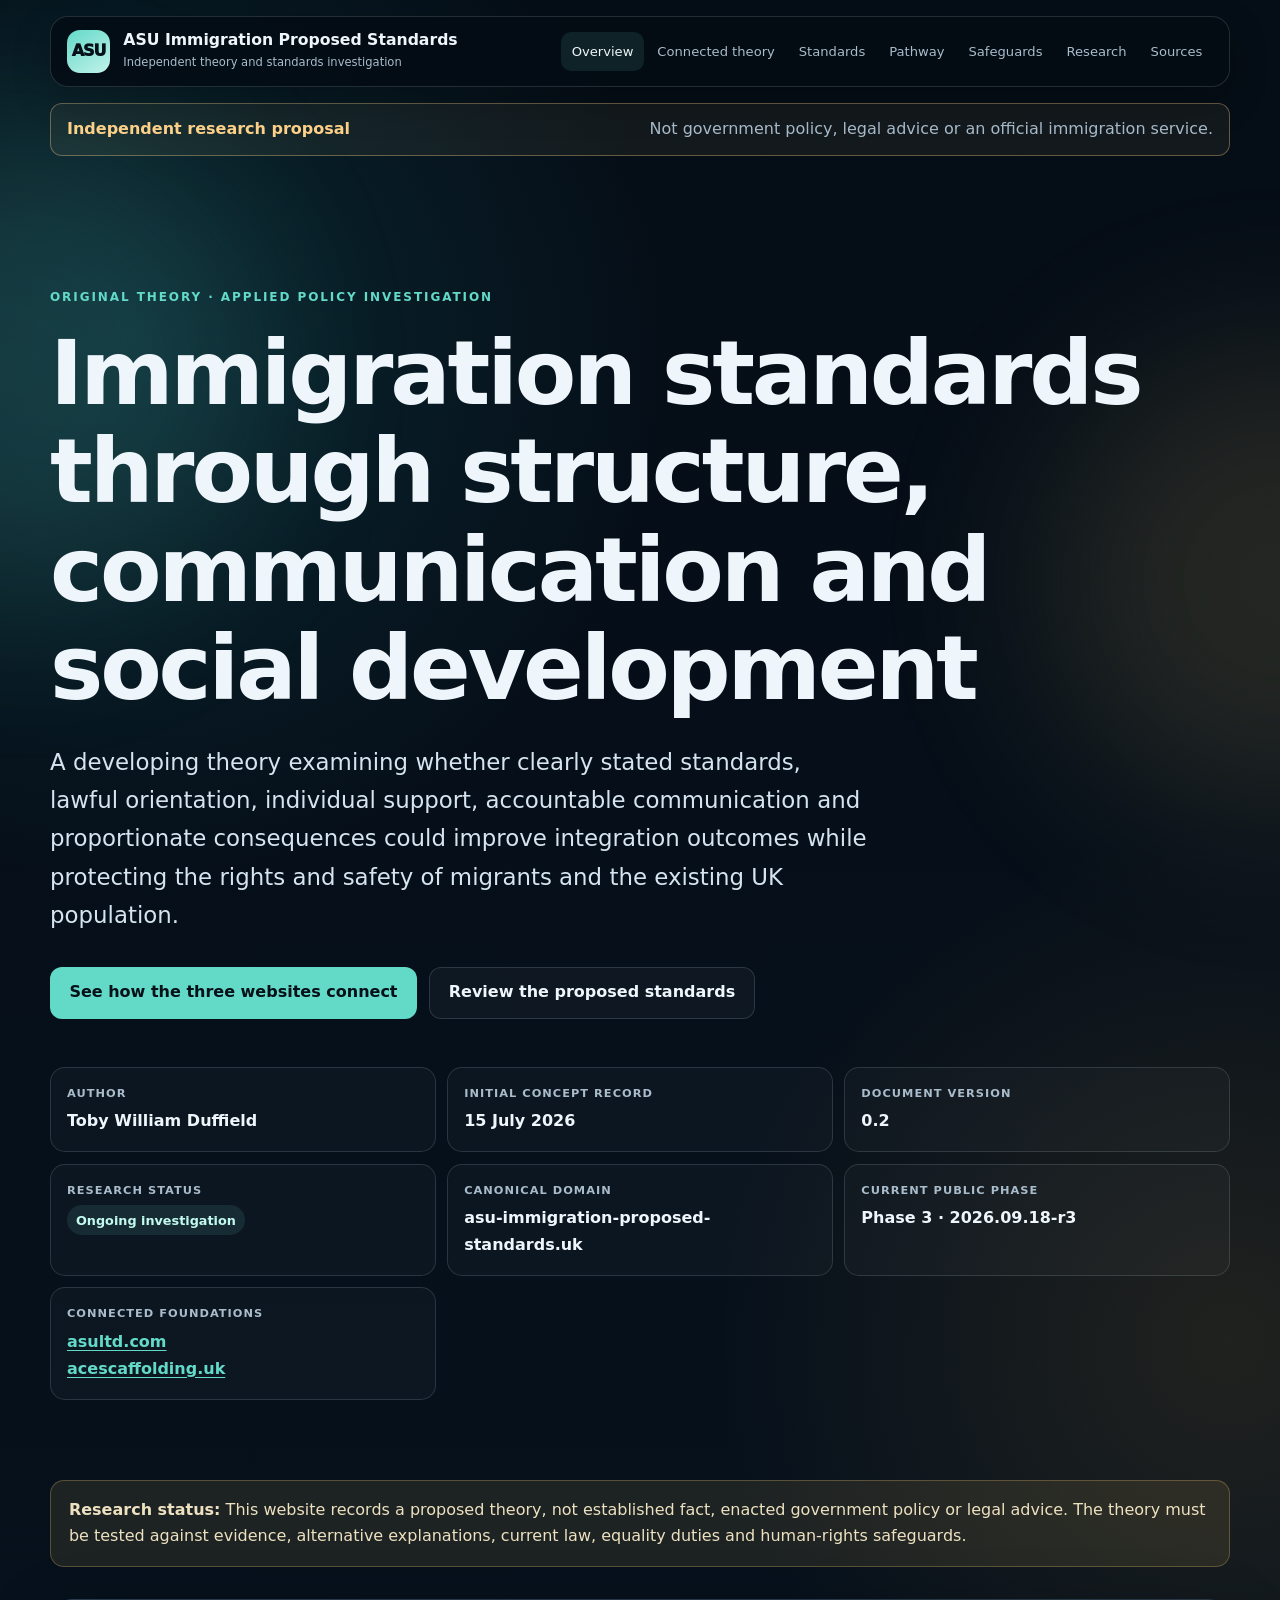
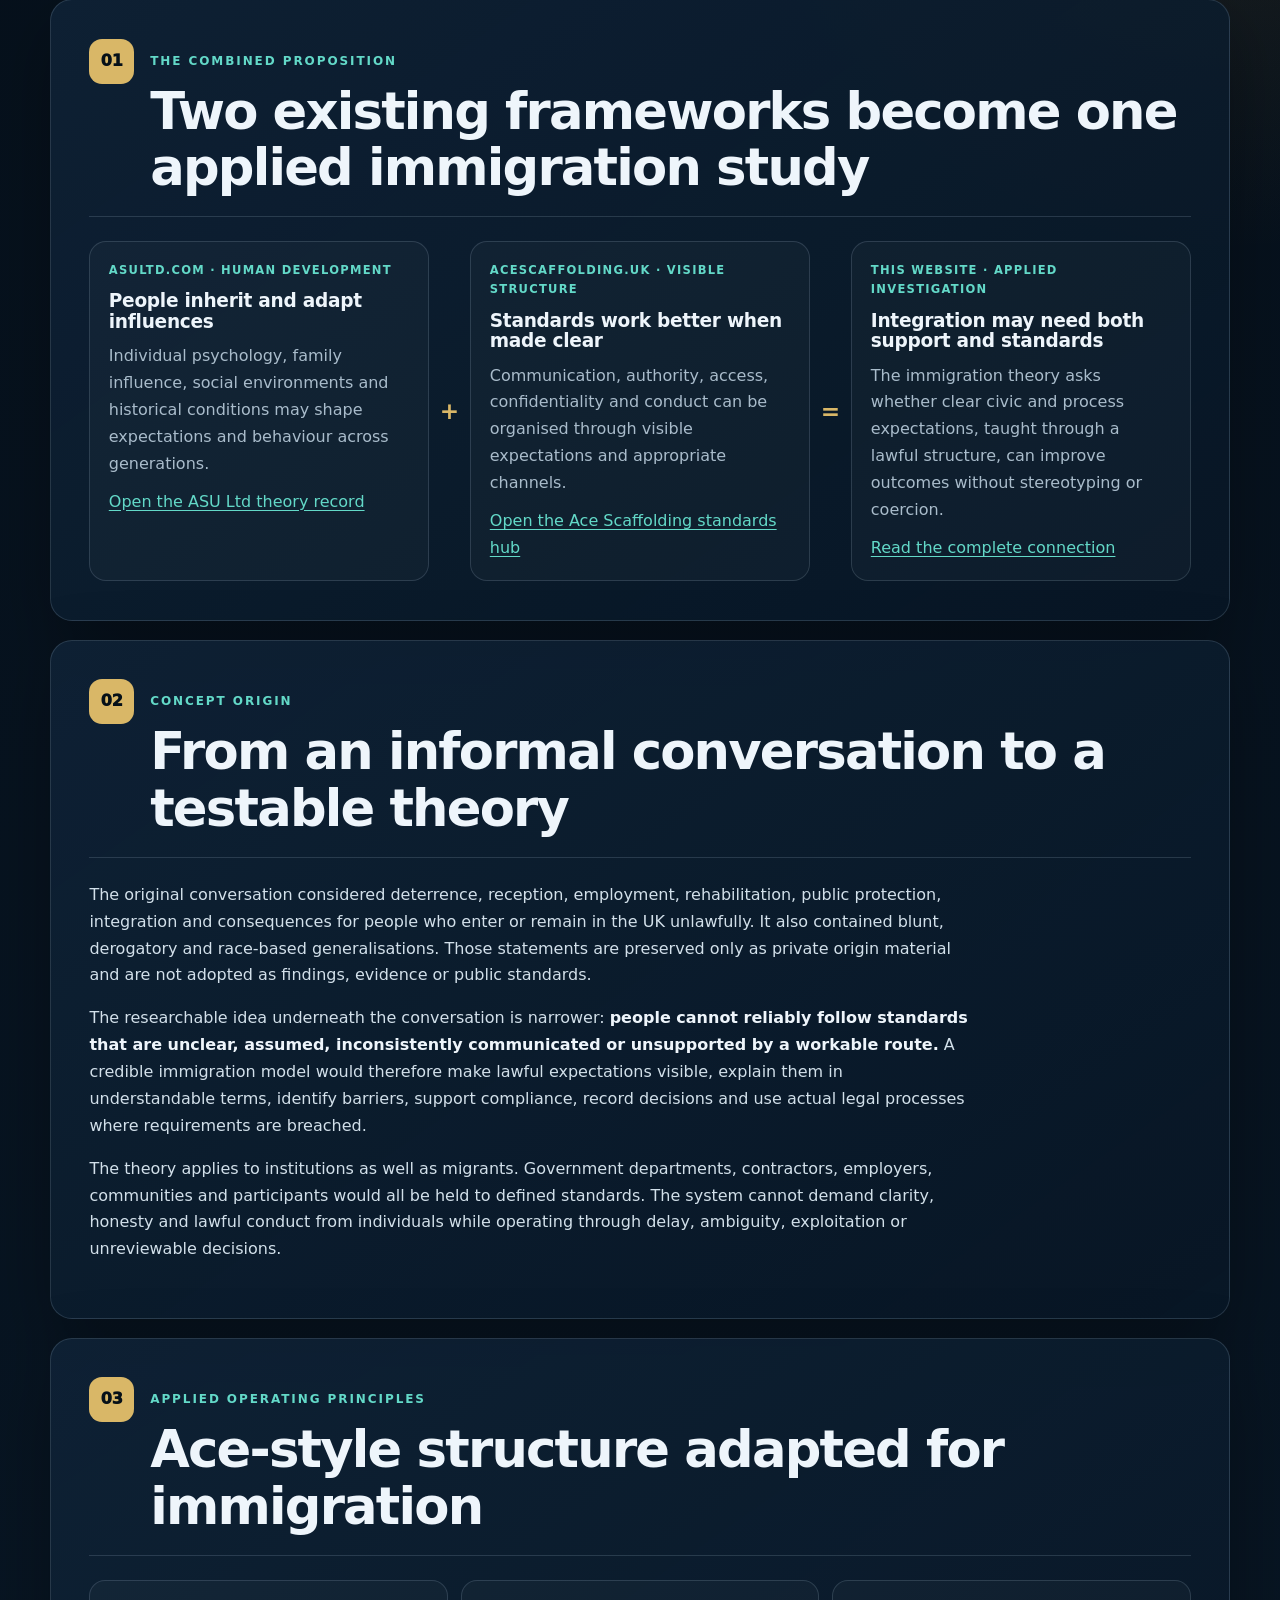
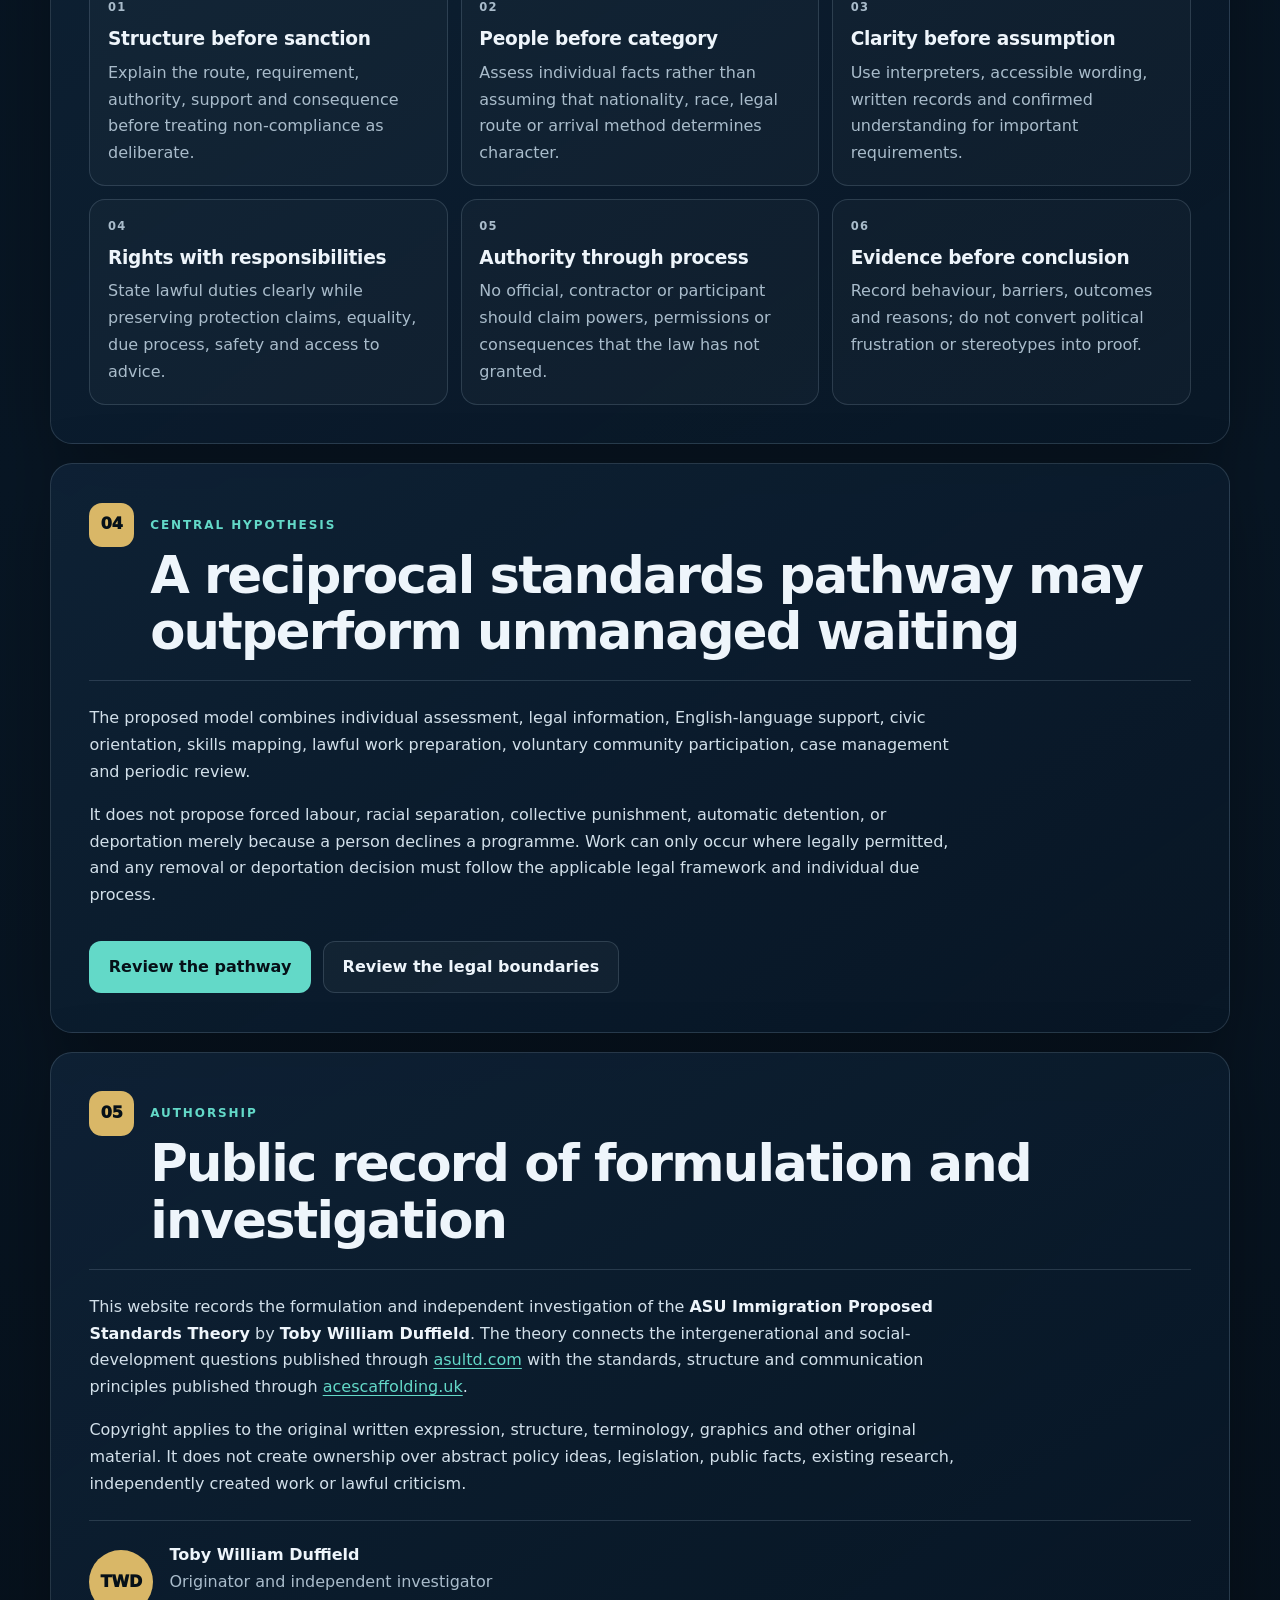
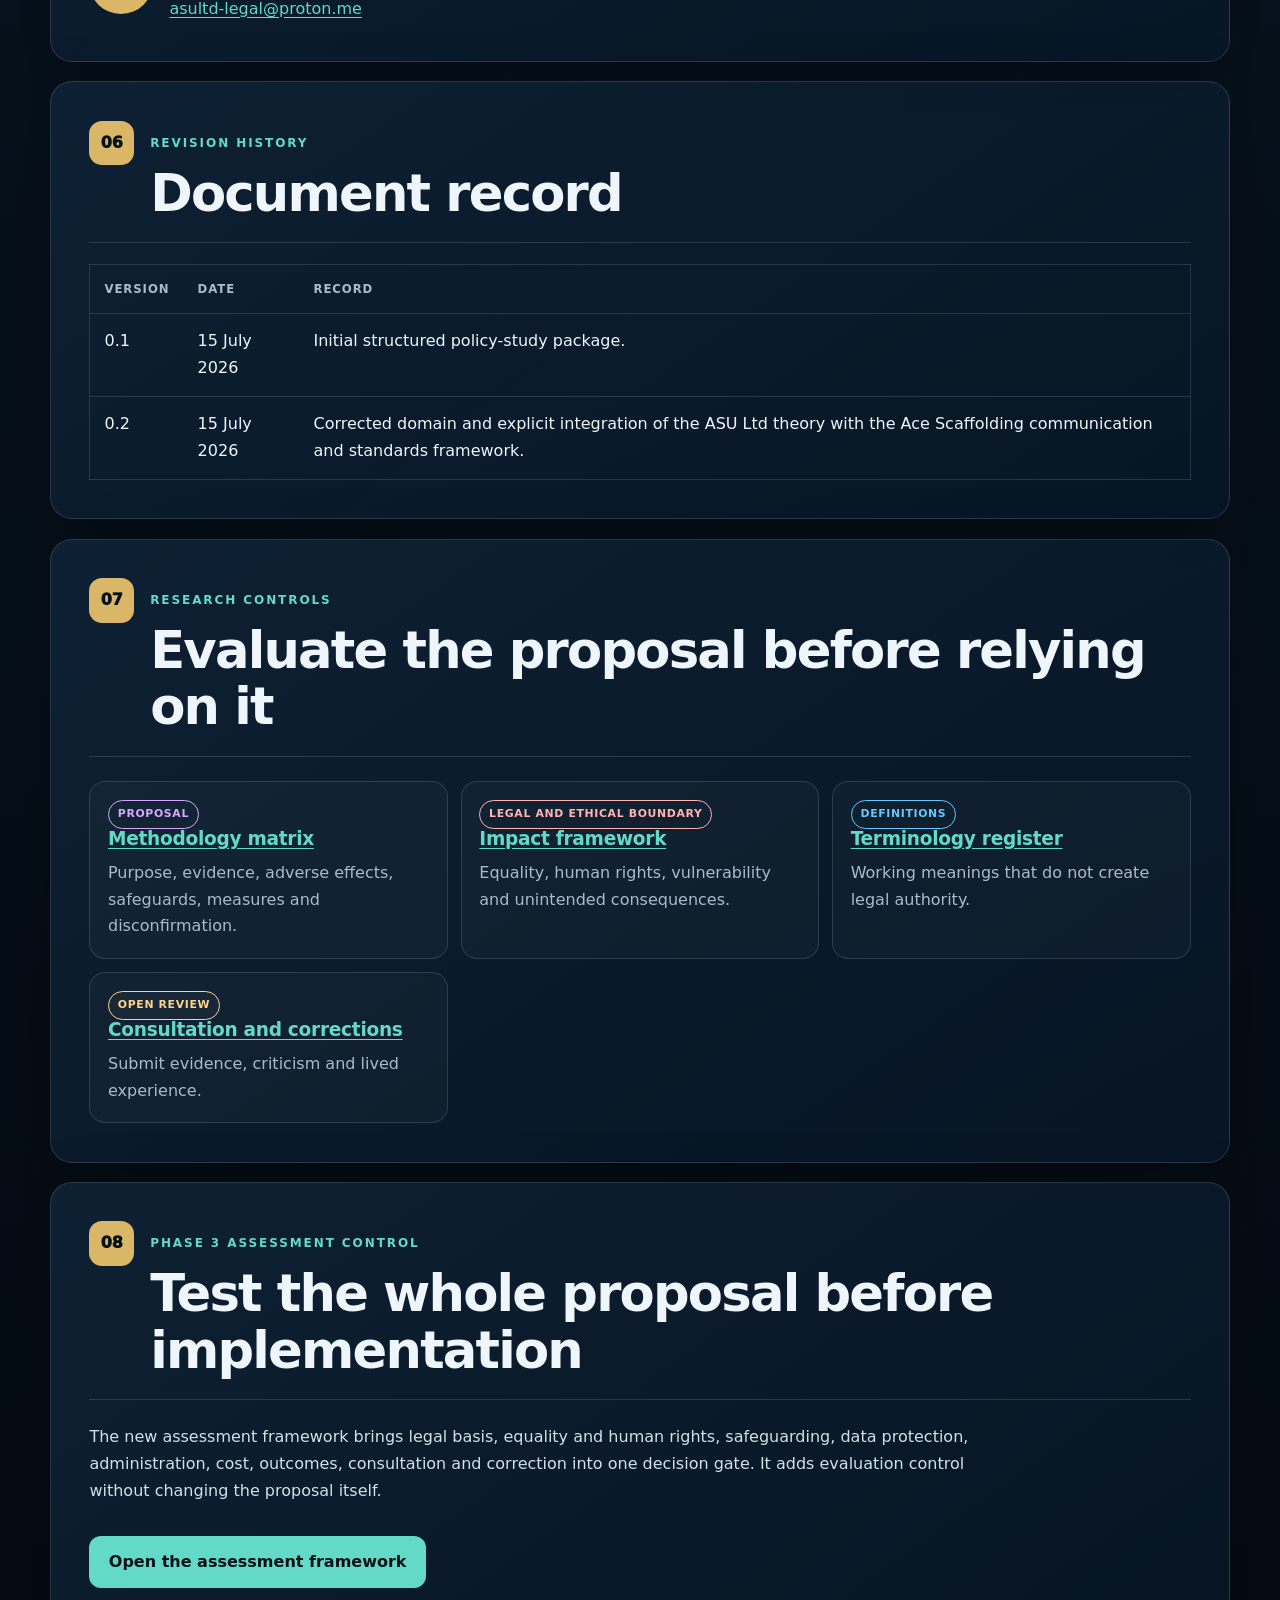
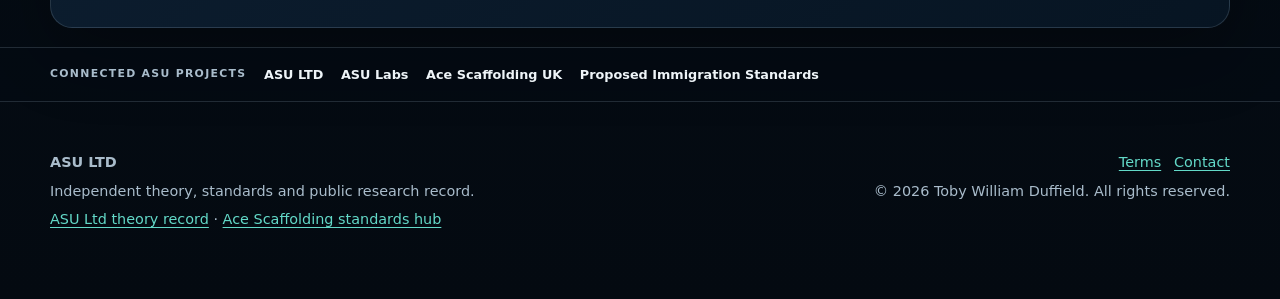
<file: index.html>
<!doctype html>
<html lang="en-GB">
<head>
  <meta charset="utf-8">
  <meta name="viewport" content="width=device-width, initial-scale=1">
  <meta name="description" content="An independent ongoing theory linking social development, communication standards and a lawful immigration integration pathway.">
  <meta name="author" content="Toby William Duffield">
  <meta name="robots" content="index, follow">
  <meta name="theme-color" content="#050d16">
  <meta property="og:type" content="website">
  <meta property="og:title" content="ASU Immigration Proposed Standards | Connected Theory and Policy Study">
  <meta property="og:description" content="An independent ongoing theory linking social development, communication standards and a lawful immigration integration pathway.">
  <meta property="og:url" content="https://asu-immigration-proposed-standards.uk/">
  <meta property="og:site_name" content="ASU Immigration Proposed Standards">
  <meta property="og:image" content="https://asu-immigration-proposed-standards.uk/assets/social-card.svg">
  <link rel="canonical" href="https://asu-immigration-proposed-standards.uk/">
  <link rel="icon" href="/assets/favicon.svg" type="image/svg+xml">
  <link rel="stylesheet" href="/styles.css">
  <title>ASU Immigration Proposed Standards | Connected Theory and Policy Study</title>
<meta name="twitter:card" content="summary_large_image">
<script type="application/ld+json">{"@context": "https://schema.org", "@type": "WebPage", "name": "ASU Immigration Proposed Standards | Connected Theory and Policy Study", "description": "An independent ongoing theory linking social development, communication standards and a lawful immigration integration pathway.", "url": "https://asu-immigration-proposed-standards.uk/", "dateModified": "2026-09-18", "isPartOf": {"@type": "WebSite", "name": "immigration", "url": "https://asu-immigration-proposed-standards.uk/"}}</script>
<link rel="icon" href="/favicon.ico" sizes="any"><link rel="icon" type="image/png" sizes="32x32" href="/favicon-32x32.png"><link rel="icon" type="image/png" sizes="16x16" href="/favicon-16x16.png"><link rel="apple-touch-icon" sizes="180x180" href="/apple-touch-icon.png"><link rel="manifest" href="/site.webmanifest">
</head>
<body data-page="overview">

<a class="skip-link" href="#main-content">Skip to main content</a>
<div class="glow glow-a" aria-hidden="true"></div>
<div class="glow glow-b" aria-hidden="true"></div>
<header class="site-header">
  <a class="brand" href="/" aria-label="ASU Immigration Proposed Standards home">
    <span class="brand-mark" aria-hidden="true">ASU</span>
    <span><strong>ASU Immigration Proposed Standards</strong><small>Independent theory and standards investigation</small></span>
  </a>
  <nav aria-label="Primary navigation">
    <a data-nav="overview" href="/">Overview</a>
<a data-nav="connection" href="/connected-theory.html">Connected theory</a>
<a data-nav="standards" href="/standards.html">Standards</a>
<a data-nav="pathway" href="/pathway.html">Pathway</a>
<a data-nav="safeguards" href="/safeguards.html">Safeguards</a>
<a data-nav="research" href="/research.html">Research</a>
<a data-nav="sources" href="/sources.html">Sources</a>
  </nav>
</header>

<div class="proposal-banner" role="note"><strong>Independent research proposal</strong><span>Not government policy, legal advice or an official immigration service.</span></div>
<main id="main-content">

<section class="hero" aria-labelledby="page-title">
  <div class="eyebrow">Original theory · applied policy investigation</div>
  <h1 id="page-title">Immigration standards through structure, communication and social development</h1>
  <p class="lead">
    A developing theory examining whether clearly stated standards, lawful orientation,
    individual support, accountable communication and proportionate consequences could improve
    integration outcomes while protecting the rights and safety of migrants and the existing UK population.
  </p>
  <div class="hero-actions">
    <a class="button primary" href="/connected-theory.html">See how the three websites connect</a>
    <a class="button secondary" href="/standards.html">Review the proposed standards</a>
  </div>

  <dl class="meta-grid" aria-label="Study record">
    <div><dt>Author</dt><dd>Toby William Duffield</dd></div>
    <div><dt>Initial concept record</dt><dd><time datetime="2026-07-15">15 July 2026</time></dd></div>
    <div><dt>Document version</dt><dd>0.2</dd></div>
    <div><dt>Research status</dt><dd><span class="status">Ongoing investigation</span></dd></div>
    <div><dt>Canonical domain</dt><dd>asu-immigration-proposed-standards.uk</dd></div><div><dt>Current public phase</dt><dd>Phase 3 · 2026.09.18-r3</dd></div>
    <div><dt>Connected foundations</dt><dd><a href="https://asultd.com/">asultd.com</a><br><a href="https://acescaffolding.uk/">acescaffolding.uk</a></dd></div>
  </dl>
</section>

<section class="notice" aria-label="Research status">
  <strong>Research status:</strong> This website records a proposed theory, not established fact,
  enacted government policy or legal advice. The theory must be tested against evidence,
  alternative explanations, current law, equality duties and human-rights safeguards.
</section>

<section class="content-section">
  <div class="section-heading">
    <span class="section-number">01</span>
    <div><p class="kicker">The combined proposition</p><h2>Two existing frameworks become one applied immigration study</h2></div>
  </div>
  <div class="bridge" aria-label="Connected website framework">
    <article class="bridge-card">
      <p class="site-label">asultd.com · human development</p>
      <h3>People inherit and adapt influences</h3>
      <p>Individual psychology, family influence, social environments and historical conditions may shape expectations and behaviour across generations.</p>
      <p><a href="https://asultd.com/">Open the ASU Ltd theory record</a></p>
    </article>
    <div class="bridge-arrow" aria-hidden="true">+</div>
    <article class="bridge-card">
      <p class="site-label">acescaffolding.uk · visible structure</p>
      <h3>Standards work better when made clear</h3>
      <p>Communication, authority, access, confidentiality and conduct can be organised through visible expectations and appropriate channels.</p>
      <p><a href="https://acescaffolding.uk/">Open the Ace Scaffolding standards hub</a></p>
    </article>
    <div class="bridge-arrow" aria-hidden="true">=</div>
    <article class="bridge-card">
      <p class="site-label">This website · applied investigation</p>
      <h3>Integration may need both support and standards</h3>
      <p>The immigration theory asks whether clear civic and process expectations, taught through a lawful structure, can improve outcomes without stereotyping or coercion.</p>
      <p><a href="/connected-theory.html">Read the complete connection</a></p>
    </article>
  </div>
</section>

<section class="content-section">
  <div class="section-heading">
    <span class="section-number">02</span>
    <div><p class="kicker">Concept origin</p><h2>From an informal conversation to a testable theory</h2></div>
  </div>
  <div class="prose">
    <p>
      The original conversation considered deterrence, reception, employment, rehabilitation,
      public protection, integration and consequences for people who enter or remain in the UK unlawfully.
      It also contained blunt, derogatory and race-based generalisations. Those statements are preserved
      only as private origin material and are not adopted as findings, evidence or public standards.
    </p>
    <p>
      The researchable idea underneath the conversation is narrower:
      <strong>people cannot reliably follow standards that are unclear, assumed, inconsistently communicated
      or unsupported by a workable route.</strong> A credible immigration model would therefore make lawful
      expectations visible, explain them in understandable terms, identify barriers, support compliance,
      record decisions and use actual legal processes where requirements are breached.
    </p>
    <p>
      The theory applies to institutions as well as migrants. Government departments, contractors,
      employers, communities and participants would all be held to defined standards. The system cannot
      demand clarity, honesty and lawful conduct from individuals while operating through delay,
      ambiguity, exploitation or unreviewable decisions.
    </p>
  </div>
</section>

<section class="content-section">
  <div class="section-heading">
    <span class="section-number">03</span>
    <div><p class="kicker">Applied operating principles</p><h2>Ace-style structure adapted for immigration</h2></div>
  </div>
  <div class="standard-grid">
    <article class="standard-card"><p class="standard-number">01</p><h3>Structure before sanction</h3><p>Explain the route, requirement, authority, support and consequence before treating non-compliance as deliberate.</p></article>
    <article class="standard-card"><p class="standard-number">02</p><h3>People before category</h3><p>Assess individual facts rather than assuming that nationality, race, legal route or arrival method determines character.</p></article>
    <article class="standard-card"><p class="standard-number">03</p><h3>Clarity before assumption</h3><p>Use interpreters, accessible wording, written records and confirmed understanding for important requirements.</p></article>
    <article class="standard-card"><p class="standard-number">04</p><h3>Rights with responsibilities</h3><p>State lawful duties clearly while preserving protection claims, equality, due process, safety and access to advice.</p></article>
    <article class="standard-card"><p class="standard-number">05</p><h3>Authority through process</h3><p>No official, contractor or participant should claim powers, permissions or consequences that the law has not granted.</p></article>
    <article class="standard-card"><p class="standard-number">06</p><h3>Evidence before conclusion</h3><p>Record behaviour, barriers, outcomes and reasons; do not convert political frustration or stereotypes into proof.</p></article>
  </div>
</section>

<section class="content-section">
  <div class="section-heading">
    <span class="section-number">04</span>
    <div><p class="kicker">Central hypothesis</p><h2>A reciprocal standards pathway may outperform unmanaged waiting</h2></div>
  </div>
  <div class="prose">
    <p>
      The proposed model combines individual assessment, legal information, English-language support,
      civic orientation, skills mapping, lawful work preparation, voluntary community participation,
      case management and periodic review.
    </p>
    <p>
      It does not propose forced labour, racial separation, collective punishment, automatic detention,
      or deportation merely because a person declines a programme. Work can only occur where legally
      permitted, and any removal or deportation decision must follow the applicable legal framework and
      individual due process.
    </p>
  </div>
  <div class="hero-actions">
    <a class="button primary" href="/pathway.html">Review the pathway</a>
    <a class="button secondary" href="/safeguards.html">Review the legal boundaries</a>
  </div>
</section>

<section class="content-section">
  <div class="section-heading">
    <span class="section-number">05</span>
    <div><p class="kicker">Authorship</p><h2>Public record of formulation and investigation</h2></div>
  </div>
  <div class="prose">
    <p>
      This website records the formulation and independent investigation of the
      <strong>ASU Immigration Proposed Standards Theory</strong> by <strong>Toby William Duffield</strong>.
      The theory connects the intergenerational and social-development questions published through
      <a href="https://asultd.com/">asultd.com</a> with the standards, structure and communication
      principles published through <a href="https://acescaffolding.uk/">acescaffolding.uk</a>.
    </p>
    <p>
      Copyright applies to the original written expression, structure, terminology, graphics and other
      original material. It does not create ownership over abstract policy ideas, legislation, public facts,
      existing research, independently created work or lawful criticism.
    </p>
  </div>
  <div class="signature">
    <div class="signature-mark">TWD</div>
    <div><strong>Toby William Duffield</strong><span>Originator and independent investigator</span><a href="mailto:asultd-legal@proton.me">asultd-legal@proton.me</a></div>
  </div>
</section>

<section class="content-section">
  <div class="section-heading">
    <span class="section-number">06</span>
    <div><p class="kicker">Revision history</p><h2>Document record</h2></div>
  </div>
  <table class="record-table">
    <thead><tr><th>Version</th><th>Date</th><th>Record</th></tr></thead>
    <tbody>
      <tr><td>0.1</td><td>15 July 2026</td><td>Initial structured policy-study package.</td></tr>
      <tr><td>0.2</td><td>15 July 2026</td><td>Corrected domain and explicit integration of the ASU Ltd theory with the Ace Scaffolding communication and standards framework.</td></tr>
    </tbody>
  </table>
</section>

<section class="content-section"><div class="section-heading"><span class="section-number">07</span><div><p class="kicker">Research controls</p><h2>Evaluate the proposal before relying on it</h2></div></div><div class="standard-grid"><article class="standard-card"><span class="status-badge proposal">Proposal</span><h3><a href="/methodology.html">Methodology matrix</a></h3><p>Purpose, evidence, adverse effects, safeguards, measures and disconfirmation.</p></article><article class="standard-card"><span class="status-badge boundary">Legal and ethical boundary</span><h3><a href="/impact-assessment.html">Impact framework</a></h3><p>Equality, human rights, vulnerability and unintended consequences.</p></article><article class="standard-card"><span class="status-badge interpretation">Definitions</span><h3><a href="/terminology.html">Terminology register</a></h3><p>Working meanings that do not create legal authority.</p></article><article class="standard-card"><span class="status-badge question">Open review</span><h3><a href="/consultation.html">Consultation and corrections</a></h3><p>Submit evidence, criticism and lived experience.</p></article></div></section>
<section class="content-section"><div class="section-heading"><span class="section-number">08</span><div><p class="kicker">Phase 3 assessment control</p><h2>Test the whole proposal before implementation</h2></div></div><div class="prose"><p>The new assessment framework brings legal basis, equality and human rights, safeguarding, data protection, administration, cost, outcomes, consultation and correction into one decision gate. It adds evaluation control without changing the proposal itself.</p></div><div class="hero-actions"><a class="button primary" href="/assessment-framework.html">Open the assessment framework</a></div></section>
</main>

<aside class="asu-network" aria-label="Connected ASU projects">
  <div class="asu-network__inner">
    <span>Connected ASU projects</span>
    <a href="https://asultd.com/">ASU LTD</a>
    <a href="https://asulabs.uk/">ASU Labs</a>
    <a href="https://acescaffolding.uk/">Ace Scaffolding UK</a>
    <a href="https://asu-immigration-proposed-standards.uk/">Proposed Immigration Standards</a>
  </div>
</aside>
<footer>
  <div>
    <strong>ASU LTD</strong>
    <p>Independent theory, standards and public research record.</p>
    <p><a href="https://asultd.com/">ASU Ltd theory record</a> · <a href="https://acescaffolding.uk/">Ace Scaffolding standards hub</a></p>
  </div>
  <div class="footer-right">
    <div class="footer-links"><a href="/terms.html">Terms</a><a href="mailto:asultd-legal@proton.me">Contact</a></div>
    <p>© 2026 Toby William Duffield. All rights reserved.</p>
  </div>
</footer>

<script src="/script.js"></script>
</body>
</html>
</file>
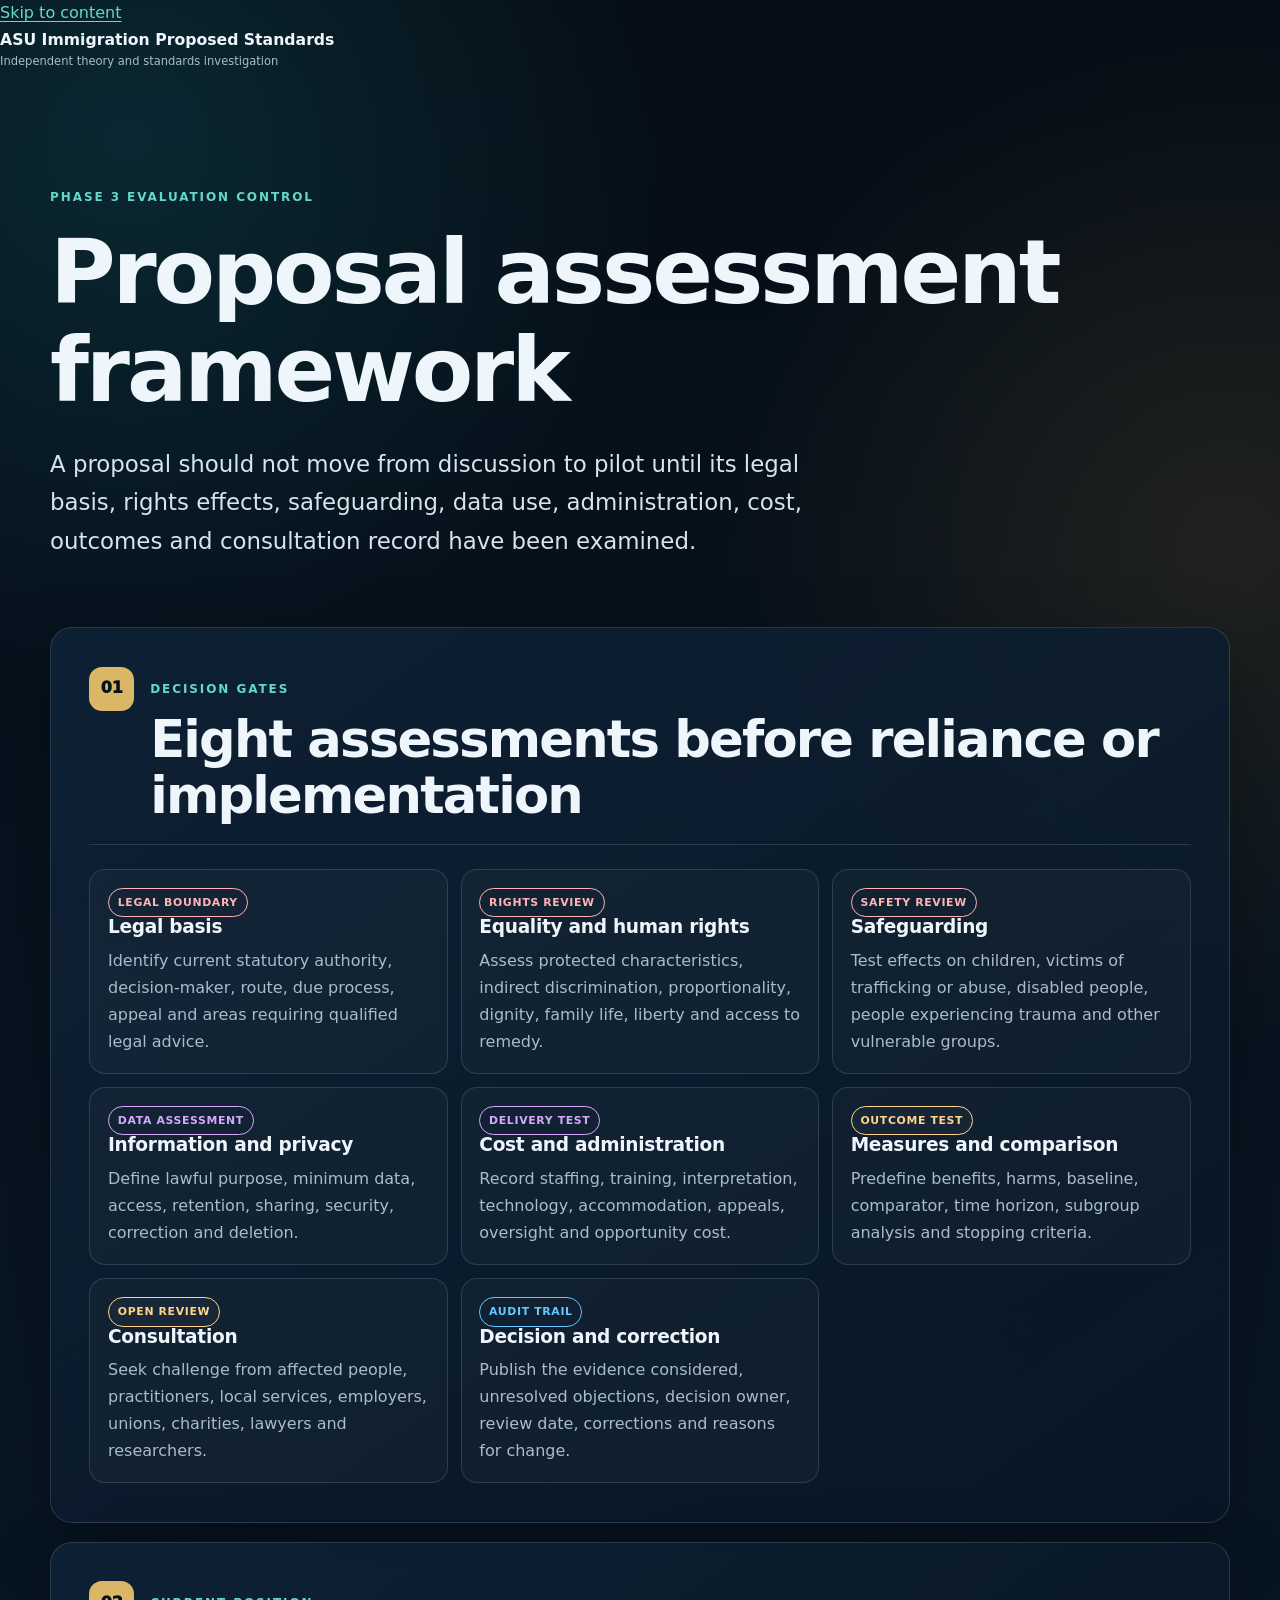
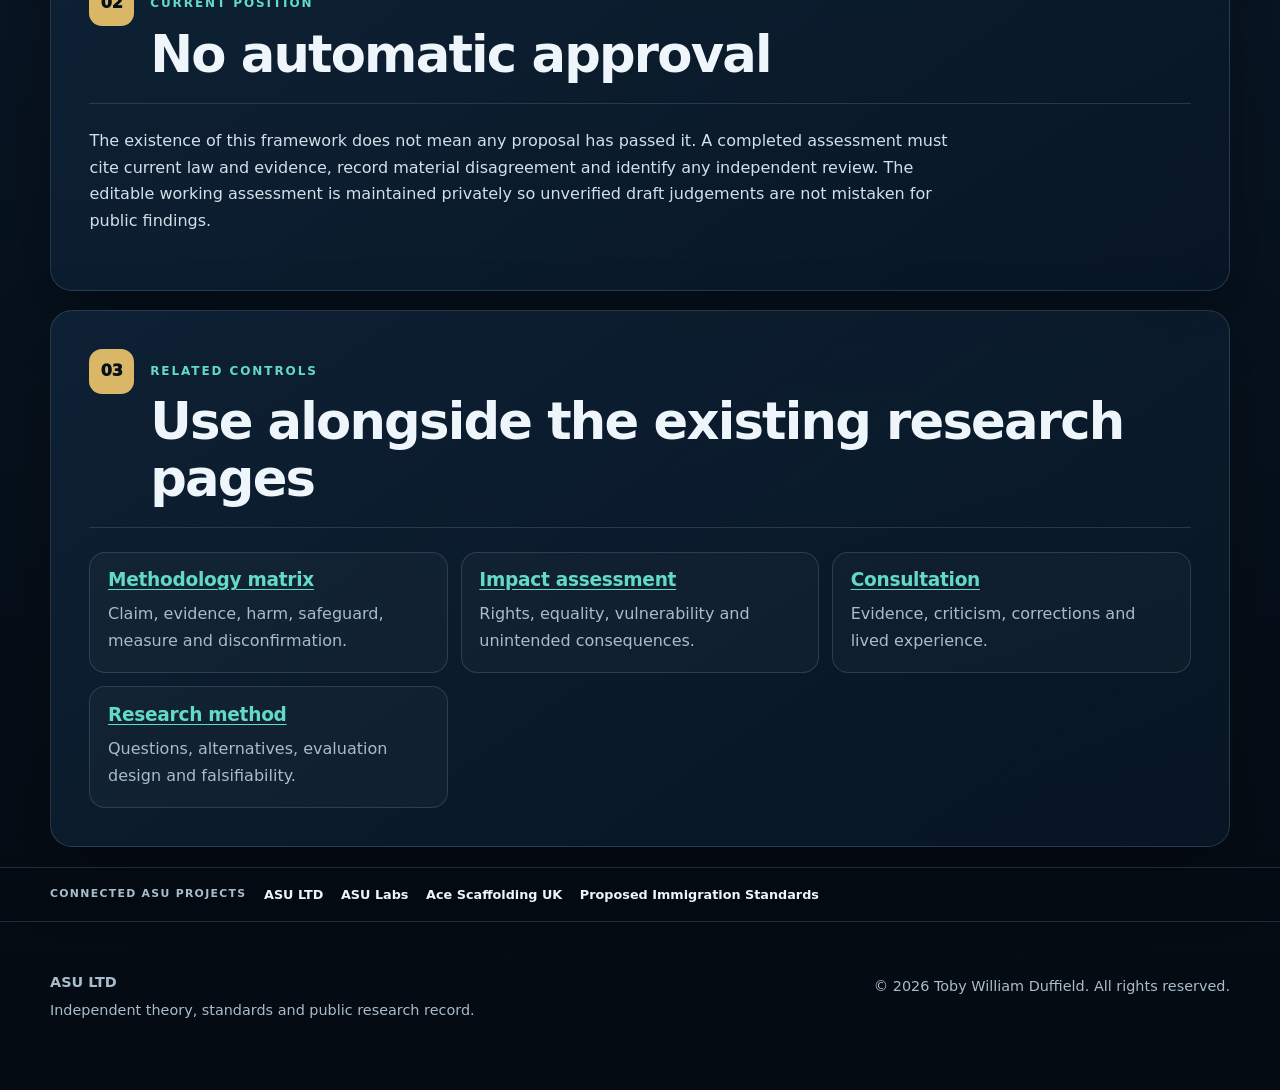
<file: assessment-framework.html>
<!doctype html>
<html lang="en-GB"><head><meta charset="utf-8"><meta name="viewport" content="width=device-width,initial-scale=1">
<meta name="description" content="Phase 3 legal, rights, safeguarding, data, cost, outcome and consultation assessment framework."><meta name="author" content="Toby William Duffield">
<title>Proposal Assessment Framework | ASU Immigration Proposed Standards</title><link rel="stylesheet" href="/styles.css"><link rel="canonical" href="https://asu-immigration-proposed-standards.uk/assessment-framework.html"><link rel="icon" href="/assets/favicon.svg" type="image/svg+xml">
<meta property="og:type" content="website"><meta property="og:title" content="Proposal Assessment Framework | ASU Immigration Proposed Standards"><meta property="og:description" content="Phase 3 legal, rights, safeguarding, data, cost, outcome and consultation assessment framework."><meta property="og:url" content="https://asu-immigration-proposed-standards.uk/assessment-framework.html"><meta name="twitter:card" content="summary_large_image">
<script type="application/ld+json">{"@context": "https://schema.org", "@type": "WebPage", "name": "Proposal Assessment Framework | ASU Immigration Proposed Standards", "description": "Phase 3 legal, rights, safeguarding, data, cost, outcome and consultation assessment framework.", "url": "https://asu-immigration-proposed-standards.uk/assessment-framework.html", "dateModified": "2026-09-18"}</script><link rel="icon" href="/favicon.ico" sizes="any"><link rel="icon" type="image/png" sizes="32x32" href="/favicon-32x32.png"><link rel="icon" type="image/png" sizes="16x16" href="/favicon-16x16.png"><link rel="apple-touch-icon" sizes="180x180" href="/apple-touch-icon.png"><link rel="manifest" href="/site.webmanifest">
</head>
<body><a class="skip" href="#main">Skip to content</a><header><div class="wrap header-inner"><a class="brand" href="/"><div><strong>ASU Immigration Proposed Standards</strong><small>Independent theory and standards investigation</small></div></a></div></header>
<main id="main"><section class="hero"><div class="eyebrow">Phase 3 evaluation control</div><h1>Proposal assessment framework</h1><p class="lead">A proposal should not move from discussion to pilot until its legal basis, rights effects, safeguarding, data use, administration, cost, outcomes and consultation record have been examined.</p></section>
<section class="content-section"><div class="section-heading"><span class="section-number">01</span><div><p class="kicker">Decision gates</p><h2>Eight assessments before reliance or implementation</h2></div></div><div class="standard-grid">
<article class="standard-card"><span class="status-badge boundary">Legal boundary</span><h3>Legal basis</h3><p>Identify current statutory authority, decision-maker, route, due process, appeal and areas requiring qualified legal advice.</p></article>
<article class="standard-card"><span class="status-badge boundary">Rights review</span><h3>Equality and human rights</h3><p>Assess protected characteristics, indirect discrimination, proportionality, dignity, family life, liberty and access to remedy.</p></article>
<article class="standard-card"><span class="status-badge boundary">Safety review</span><h3>Safeguarding</h3><p>Test effects on children, victims of trafficking or abuse, disabled people, people experiencing trauma and other vulnerable groups.</p></article>
<article class="standard-card"><span class="status-badge proposal">Data assessment</span><h3>Information and privacy</h3><p>Define lawful purpose, minimum data, access, retention, sharing, security, correction and deletion.</p></article>
<article class="standard-card"><span class="status-badge proposal">Delivery test</span><h3>Cost and administration</h3><p>Record staffing, training, interpretation, technology, accommodation, appeals, oversight and opportunity cost.</p></article>
<article class="standard-card"><span class="status-badge question">Outcome test</span><h3>Measures and comparison</h3><p>Predefine benefits, harms, baseline, comparator, time horizon, subgroup analysis and stopping criteria.</p></article>
<article class="standard-card"><span class="status-badge question">Open review</span><h3>Consultation</h3><p>Seek challenge from affected people, practitioners, local services, employers, unions, charities, lawyers and researchers.</p></article>
<article class="standard-card"><span class="status-badge interpretation">Audit trail</span><h3>Decision and correction</h3><p>Publish the evidence considered, unresolved objections, decision owner, review date, corrections and reasons for change.</p></article>
</div></section>
<section class="content-section"><div class="section-heading"><span class="section-number">02</span><div><p class="kicker">Current position</p><h2>No automatic approval</h2></div></div><div class="prose"><p>The existence of this framework does not mean any proposal has passed it. A completed assessment must cite current law and evidence, record material disagreement and identify any independent review. The editable working assessment is maintained privately so unverified draft judgements are not mistaken for public findings.</p></div></section>
<section class="content-section"><div class="section-heading"><span class="section-number">03</span><div><p class="kicker">Related controls</p><h2>Use alongside the existing research pages</h2></div></div><div class="standard-grid"><article class="standard-card"><h3><a href="/methodology.html">Methodology matrix</a></h3><p>Claim, evidence, harm, safeguard, measure and disconfirmation.</p></article><article class="standard-card"><h3><a href="/impact-assessment.html">Impact assessment</a></h3><p>Rights, equality, vulnerability and unintended consequences.</p></article><article class="standard-card"><h3><a href="/consultation.html">Consultation</a></h3><p>Evidence, criticism, corrections and lived experience.</p></article><article class="standard-card"><h3><a href="/research.html">Research method</a></h3><p>Questions, alternatives, evaluation design and falsifiability.</p></article></div></section></main>
<aside class="asu-network" aria-label="Connected ASU projects"><div class="asu-network__inner"><span>Connected ASU projects</span><a href="https://asultd.com/">ASU LTD</a><a href="https://asulabs.uk/">ASU Labs</a><a href="https://acescaffolding.uk/">Ace Scaffolding UK</a><a href="https://asu-immigration-proposed-standards.uk/">Proposed Immigration Standards</a></div></aside><footer><div><strong>ASU LTD</strong><p>Independent theory, standards and public research record.</p></div><div class="footer-right"><p>© 2026 Toby William Duffield. All rights reserved.</p></div></footer></body></html>
</file>
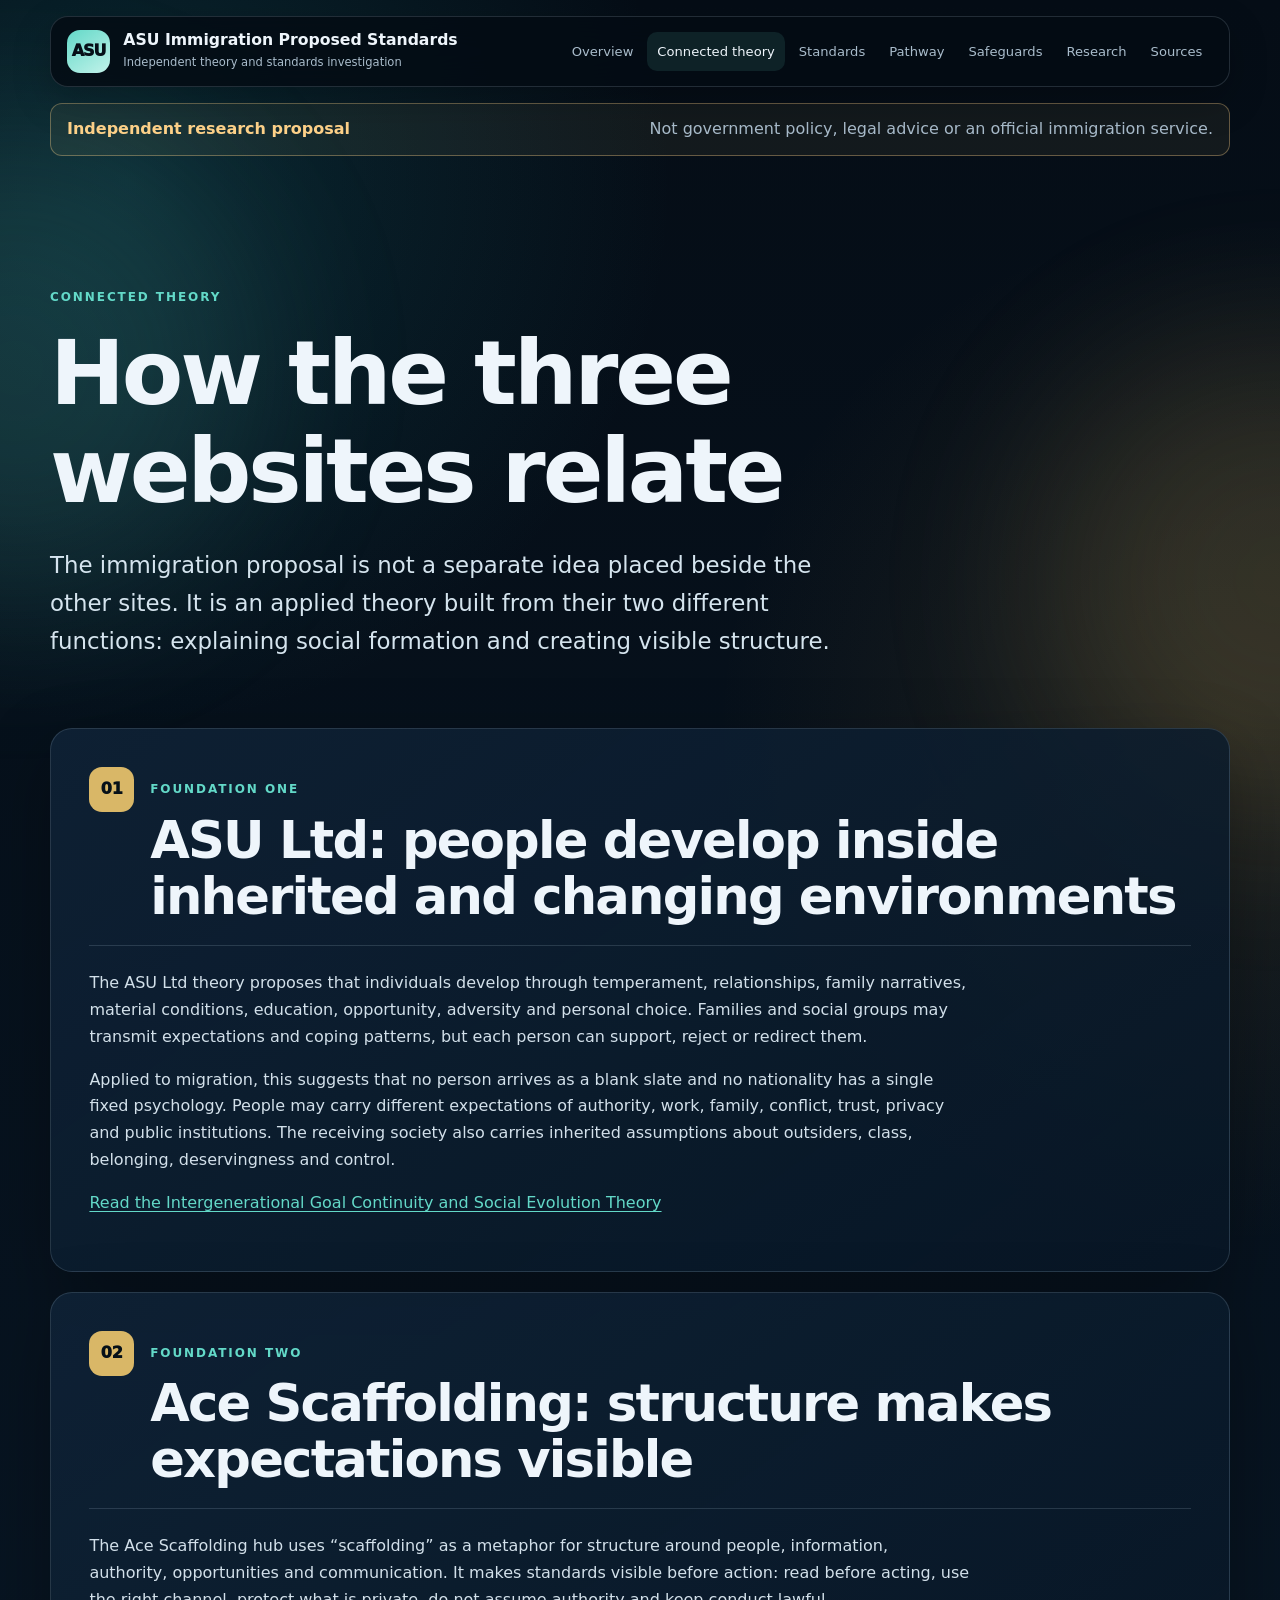
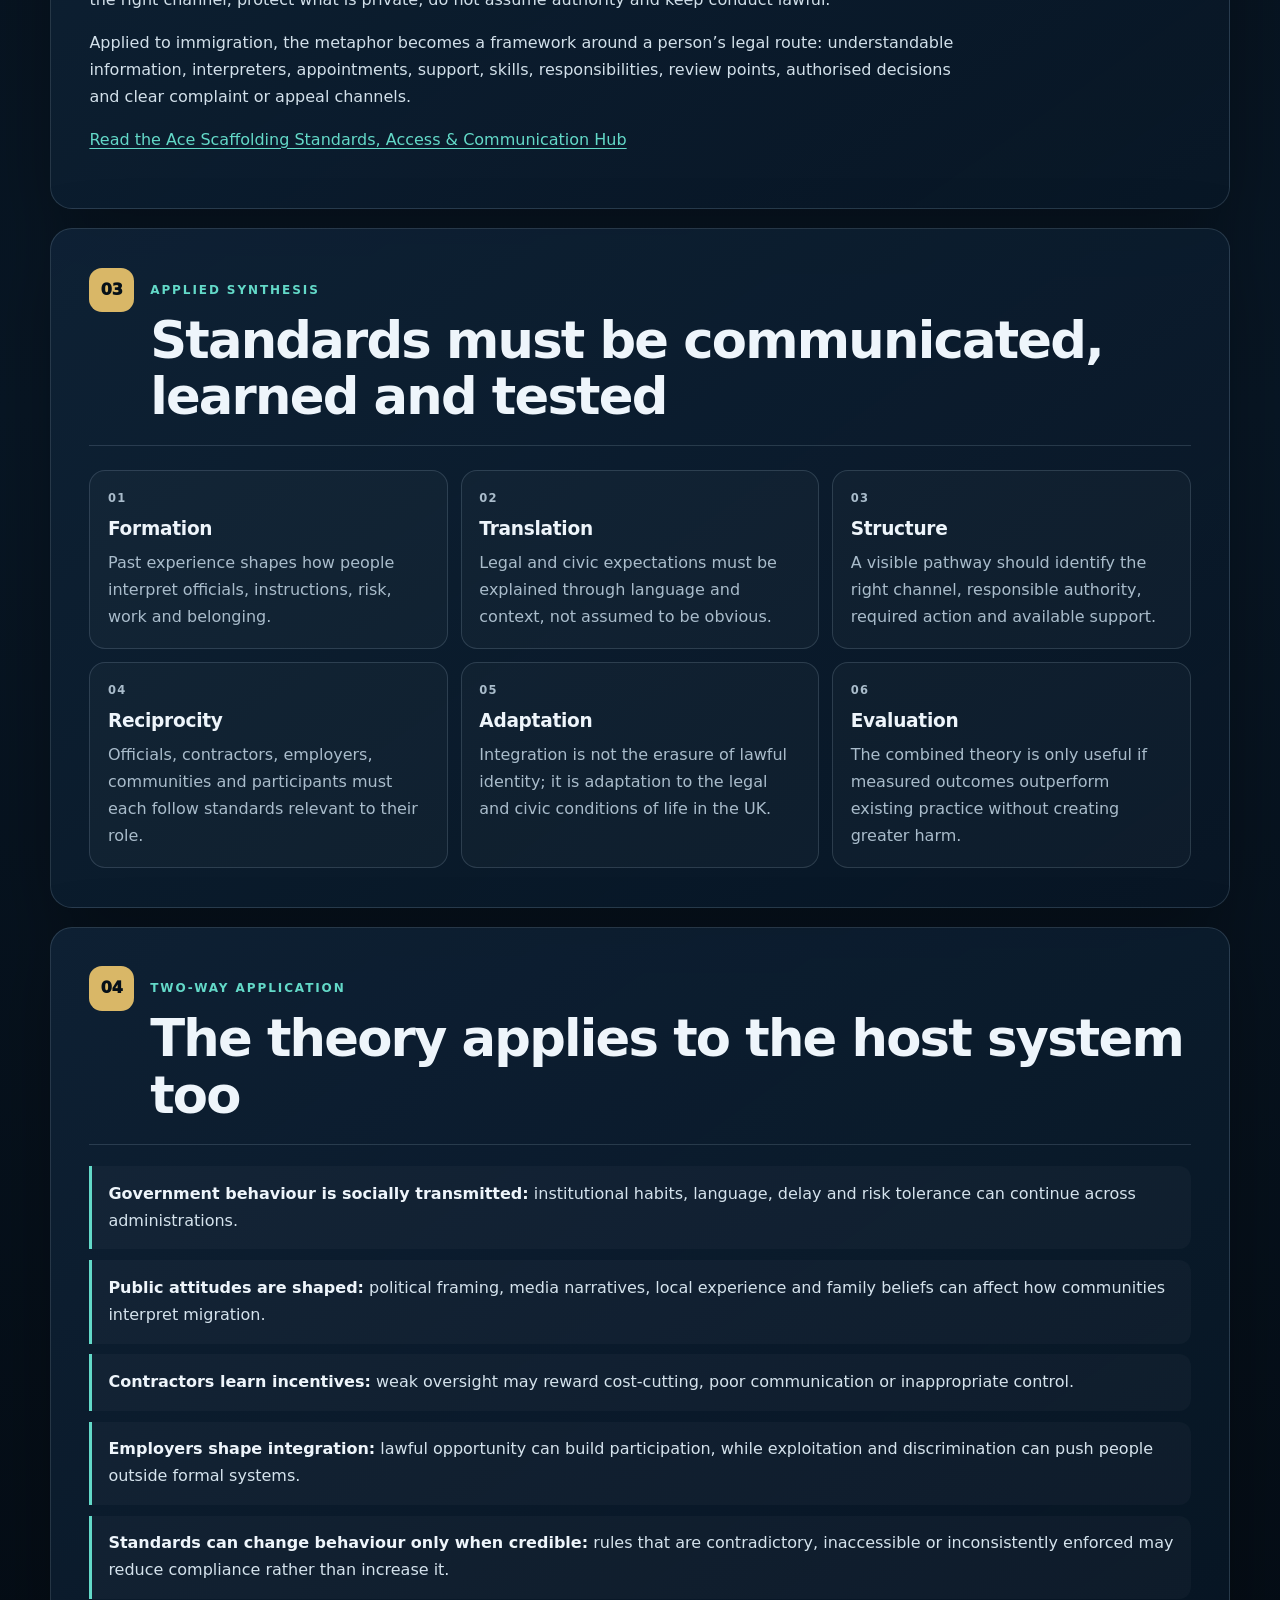
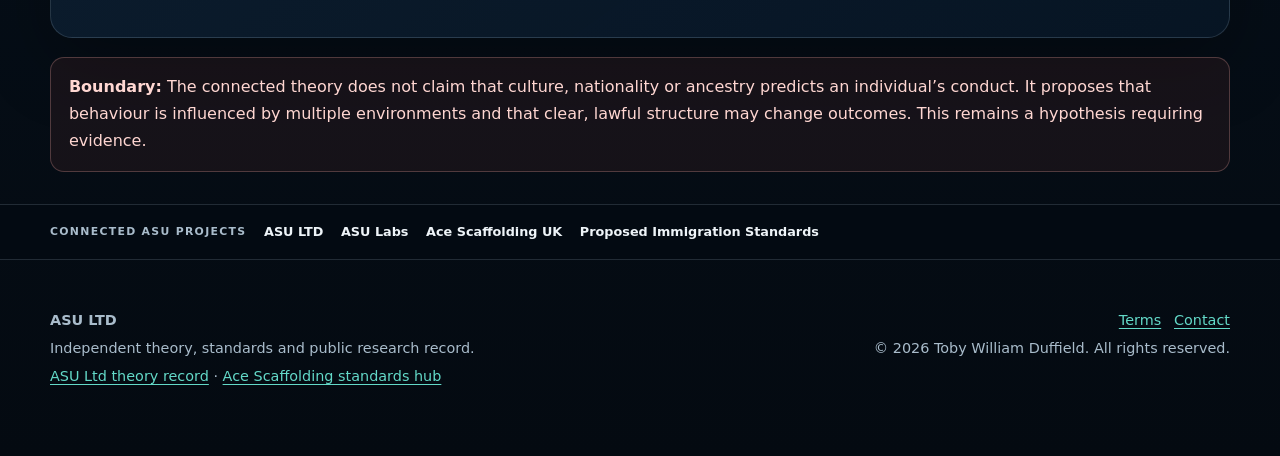
<file: connected-theory.html>
<!doctype html>
<html lang="en-GB">
<head>
  <meta charset="utf-8">
  <meta name="viewport" content="width=device-width, initial-scale=1">
  <meta name="description" content="How the ASU Ltd social-development theory and Ace Scaffolding communication framework combine in an applied immigration study.">
  <meta name="author" content="Toby William Duffield">
  <meta name="robots" content="index, follow">
  <meta name="theme-color" content="#050d16">
  <meta property="og:type" content="website">
  <meta property="og:title" content="Connected Theory | ASU Immigration Proposed Standards">
  <meta property="og:description" content="How the ASU Ltd social-development theory and Ace Scaffolding communication framework combine in an applied immigration study.">
  <meta property="og:url" content="https://asu-immigration-proposed-standards.uk/connected-theory.html">
  <meta property="og:site_name" content="ASU Immigration Proposed Standards">
  <meta property="og:image" content="https://asu-immigration-proposed-standards.uk/assets/social-card.svg">
  <link rel="canonical" href="https://asu-immigration-proposed-standards.uk/connected-theory.html">
  <link rel="icon" href="/assets/favicon.svg" type="image/svg+xml">
  <link rel="stylesheet" href="/styles.css">
  <title>Connected Theory | ASU Immigration Proposed Standards</title>
<meta name="twitter:card" content="summary_large_image">
<script type="application/ld+json">{"@context": "https://schema.org", "@type": "WebPage", "name": "Connected Theory | ASU Immigration Proposed Standards", "description": "How the ASU Ltd social-development theory and Ace Scaffolding communication framework combine in an applied immigration study.", "url": "https://asu-immigration-proposed-standards.uk/connected-theory.html", "dateModified": "2026-09-18", "isPartOf": {"@type": "WebSite", "name": "immigration", "url": "https://asu-immigration-proposed-standards.uk/"}}</script>
<link rel="icon" href="/favicon.ico" sizes="any"><link rel="icon" type="image/png" sizes="32x32" href="/favicon-32x32.png"><link rel="icon" type="image/png" sizes="16x16" href="/favicon-16x16.png"><link rel="apple-touch-icon" sizes="180x180" href="/apple-touch-icon.png"><link rel="manifest" href="/site.webmanifest">
</head>
<body data-page="connection">

<a class="skip-link" href="#main-content">Skip to main content</a>
<div class="glow glow-a" aria-hidden="true"></div>
<div class="glow glow-b" aria-hidden="true"></div>
<header class="site-header">
  <a class="brand" href="/" aria-label="ASU Immigration Proposed Standards home">
    <span class="brand-mark" aria-hidden="true">ASU</span>
    <span><strong>ASU Immigration Proposed Standards</strong><small>Independent theory and standards investigation</small></span>
  </a>
  <nav aria-label="Primary navigation">
    <a data-nav="overview" href="/">Overview</a>
<a data-nav="connection" href="/connected-theory.html">Connected theory</a>
<a data-nav="standards" href="/standards.html">Standards</a>
<a data-nav="pathway" href="/pathway.html">Pathway</a>
<a data-nav="safeguards" href="/safeguards.html">Safeguards</a>
<a data-nav="research" href="/research.html">Research</a>
<a data-nav="sources" href="/sources.html">Sources</a>
  </nav>
</header>

<div class="proposal-banner" role="note"><strong>Independent research proposal</strong><span>Not government policy, legal advice or an official immigration service.</span></div>
<main id="main-content">

<section class="hero" aria-labelledby="page-title">
  <div class="eyebrow">Connected theory</div>
  <h1 id="page-title">How the three websites relate</h1>
  <p class="lead">The immigration proposal is not a separate idea placed beside the other sites. It is an applied theory built from their two different functions: explaining social formation and creating visible structure.</p>
</section>

<section class="content-section">
  <div class="section-heading"><span class="section-number">01</span><div><p class="kicker">Foundation one</p><h2>ASU Ltd: people develop inside inherited and changing environments</h2></div></div>
  <div class="prose">
    <p>The ASU Ltd theory proposes that individuals develop through temperament, relationships, family narratives, material conditions, education, opportunity, adversity and personal choice. Families and social groups may transmit expectations and coping patterns, but each person can support, reject or redirect them.</p>
    <p>Applied to migration, this suggests that no person arrives as a blank slate and no nationality has a single fixed psychology. People may carry different expectations of authority, work, family, conflict, trust, privacy and public institutions. The receiving society also carries inherited assumptions about outsiders, class, belonging, deservingness and control.</p>
    <p><a href="https://asultd.com/">Read the Intergenerational Goal Continuity and Social Evolution Theory</a></p>
  </div>
</section>

<section class="content-section">
  <div class="section-heading"><span class="section-number">02</span><div><p class="kicker">Foundation two</p><h2>Ace Scaffolding: structure makes expectations visible</h2></div></div>
  <div class="prose">
    <p>The Ace Scaffolding hub uses “scaffolding” as a metaphor for structure around people, information, authority, opportunities and communication. It makes standards visible before action: read before acting, use the right channel, protect what is private, do not assume authority and keep conduct lawful.</p>
    <p>Applied to immigration, the metaphor becomes a framework around a person’s legal route: understandable information, interpreters, appointments, support, skills, responsibilities, review points, authorised decisions and clear complaint or appeal channels.</p>
    <p><a href="https://acescaffolding.uk/">Read the Ace Scaffolding Standards, Access & Communication Hub</a></p>
  </div>
</section>

<section class="content-section">
  <div class="section-heading"><span class="section-number">03</span><div><p class="kicker">Applied synthesis</p><h2>Standards must be communicated, learned and tested</h2></div></div>
  <div class="card-grid">
    <article class="card"><p class="card-number">01</p><h3>Formation</h3><p>Past experience shapes how people interpret officials, instructions, risk, work and belonging.</p></article>
    <article class="card"><p class="card-number">02</p><h3>Translation</h3><p>Legal and civic expectations must be explained through language and context, not assumed to be obvious.</p></article>
    <article class="card"><p class="card-number">03</p><h3>Structure</h3><p>A visible pathway should identify the right channel, responsible authority, required action and available support.</p></article>
    <article class="card"><p class="card-number">04</p><h3>Reciprocity</h3><p>Officials, contractors, employers, communities and participants must each follow standards relevant to their role.</p></article>
    <article class="card"><p class="card-number">05</p><h3>Adaptation</h3><p>Integration is not the erasure of lawful identity; it is adaptation to the legal and civic conditions of life in the UK.</p></article>
    <article class="card"><p class="card-number">06</p><h3>Evaluation</h3><p>The combined theory is only useful if measured outcomes outperform existing practice without creating greater harm.</p></article>
  </div>
</section>

<section class="content-section">
  <div class="section-heading"><span class="section-number">04</span><div><p class="kicker">Two-way application</p><h2>The theory applies to the host system too</h2></div></div>
  <ul class="principles">
    <li><strong>Government behaviour is socially transmitted:</strong> institutional habits, language, delay and risk tolerance can continue across administrations.</li>
    <li><strong>Public attitudes are shaped:</strong> political framing, media narratives, local experience and family beliefs can affect how communities interpret migration.</li>
    <li><strong>Contractors learn incentives:</strong> weak oversight may reward cost-cutting, poor communication or inappropriate control.</li>
    <li><strong>Employers shape integration:</strong> lawful opportunity can build participation, while exploitation and discrimination can push people outside formal systems.</li>
    <li><strong>Standards can change behaviour only when credible:</strong> rules that are contradictory, inaccessible or inconsistently enforced may reduce compliance rather than increase it.</li>
  </ul>
</section>

<section class="legal-notice">
  <strong>Boundary:</strong> The connected theory does not claim that culture, nationality or ancestry predicts an individual’s conduct. It proposes that behaviour is influenced by multiple environments and that clear, lawful structure may change outcomes. This remains a hypothesis requiring evidence.
</section>

</main>

<aside class="asu-network" aria-label="Connected ASU projects">
  <div class="asu-network__inner">
    <span>Connected ASU projects</span>
    <a href="https://asultd.com/">ASU LTD</a>
    <a href="https://asulabs.uk/">ASU Labs</a>
    <a href="https://acescaffolding.uk/">Ace Scaffolding UK</a>
    <a href="https://asu-immigration-proposed-standards.uk/">Proposed Immigration Standards</a>
  </div>
</aside>
<footer>
  <div>
    <strong>ASU LTD</strong>
    <p>Independent theory, standards and public research record.</p>
    <p><a href="https://asultd.com/">ASU Ltd theory record</a> · <a href="https://acescaffolding.uk/">Ace Scaffolding standards hub</a></p>
  </div>
  <div class="footer-right">
    <div class="footer-links"><a href="/terms.html">Terms</a><a href="mailto:asultd-legal@proton.me">Contact</a></div>
    <p>© 2026 Toby William Duffield. All rights reserved.</p>
  </div>
</footer>

<script src="/script.js"></script>
</body>
</html>
</file>
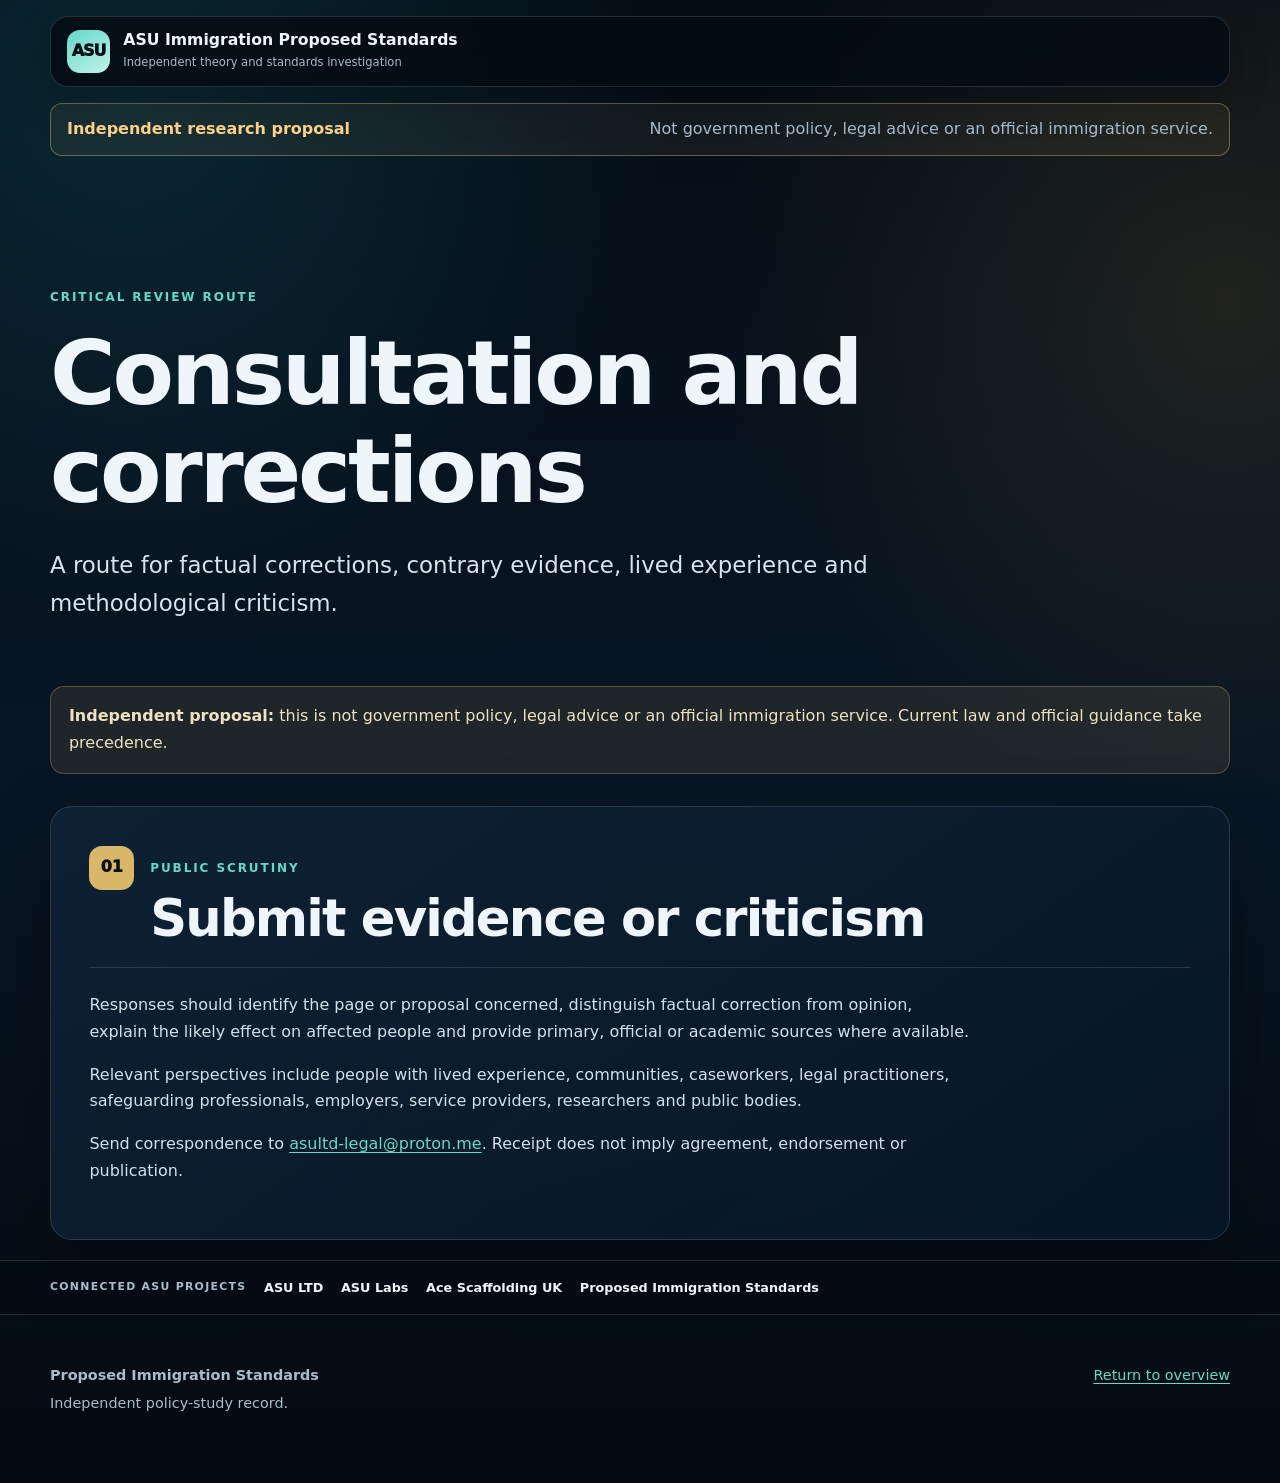
<file: consultation.html>
<!doctype html><html lang="en-GB"><head><meta charset="utf-8"><meta name="viewport" content="width=device-width,initial-scale=1"><meta name="description" content="A route for factual corrections, contrary evidence, lived experience and methodological criticism."><link rel="stylesheet" href="/styles.css"><title>Consultation and corrections | Proposed Immigration Standards</title><link rel="canonical" href="https://asu-immigration-proposed-standards.uk/consultation.html">
<meta property="og:type" content="website">
<meta property="og:title" content="Consultation and corrections | Proposed Immigration Standards">
<meta property="og:description" content="A route for factual corrections, contrary evidence, lived experience and methodological criticism.">
<meta property="og:url" content="https://asu-immigration-proposed-standards.uk/consultation.html">
<meta property="og:image" content="https://asu-immigration-proposed-standards.uk/assets/social-card.svg">
<meta name="twitter:card" content="summary_large_image">
<script type="application/ld+json">{"@context": "https://schema.org", "@type": "WebPage", "name": "Consultation and corrections | Proposed Immigration Standards", "description": "A route for factual corrections, contrary evidence, lived experience and methodological criticism.", "url": "https://asu-immigration-proposed-standards.uk/consultation.html", "dateModified": "2026-09-18", "isPartOf": {"@type": "WebSite", "name": "immigration", "url": "https://asu-immigration-proposed-standards.uk/"}}</script>
<link rel="icon" href="/assets/favicon.svg" type="image/svg+xml">
<link rel="icon" href="/favicon.ico" sizes="any"><link rel="icon" type="image/png" sizes="32x32" href="/favicon-32x32.png"><link rel="icon" type="image/png" sizes="16x16" href="/favicon-16x16.png"><link rel="apple-touch-icon" sizes="180x180" href="/apple-touch-icon.png"><link rel="manifest" href="/site.webmanifest">
</head><body><a class="skip-link" href="#main-content">Skip to main content</a><header class="site-header"><a class="brand" href="/"><span class="brand-mark">ASU</span><span><strong>ASU Immigration Proposed Standards</strong><small>Independent theory and standards investigation</small></span></a></header><div class="proposal-banner" role="note"><strong>Independent research proposal</strong><span>Not government policy, legal advice or an official immigration service.</span></div>
<main id="main-content"><section class="hero"><div class="eyebrow">Critical review route</div><h1>Consultation and corrections</h1><p class="lead">A route for factual corrections, contrary evidence, lived experience and methodological criticism.</p></section><section class="notice"><strong>Independent proposal:</strong> this is not government policy, legal advice or an official immigration service. Current law and official guidance take precedence.</section><section class="content-section"><div class="section-heading"><span class="section-number">01</span><div><p class="kicker">Public scrutiny</p><h2>Submit evidence or criticism</h2></div></div><div class="prose"><p>Responses should identify the page or proposal concerned, distinguish factual correction from opinion, explain the likely effect on affected people and provide primary, official or academic sources where available.</p><p>Relevant perspectives include people with lived experience, communities, caseworkers, legal practitioners, safeguarding professionals, employers, service providers, researchers and public bodies.</p><p>Send correspondence to <a href="mailto:asultd-legal@proton.me">asultd-legal@proton.me</a>. Receipt does not imply agreement, endorsement or publication.</p></div></section></main><aside class="asu-network" aria-label="Connected ASU projects">
  <div class="asu-network__inner">
    <span>Connected ASU projects</span>
    <a href="https://asultd.com/">ASU LTD</a>
    <a href="https://asulabs.uk/">ASU Labs</a>
    <a href="https://acescaffolding.uk/">Ace Scaffolding UK</a>
    <a href="https://asu-immigration-proposed-standards.uk/">Proposed Immigration Standards</a>
  </div>
</aside>
<footer><div><strong>Proposed Immigration Standards</strong><p>Independent policy-study record.</p></div><div class="footer-right"><a href="/">Return to overview</a></div></footer></body></html>
</file>
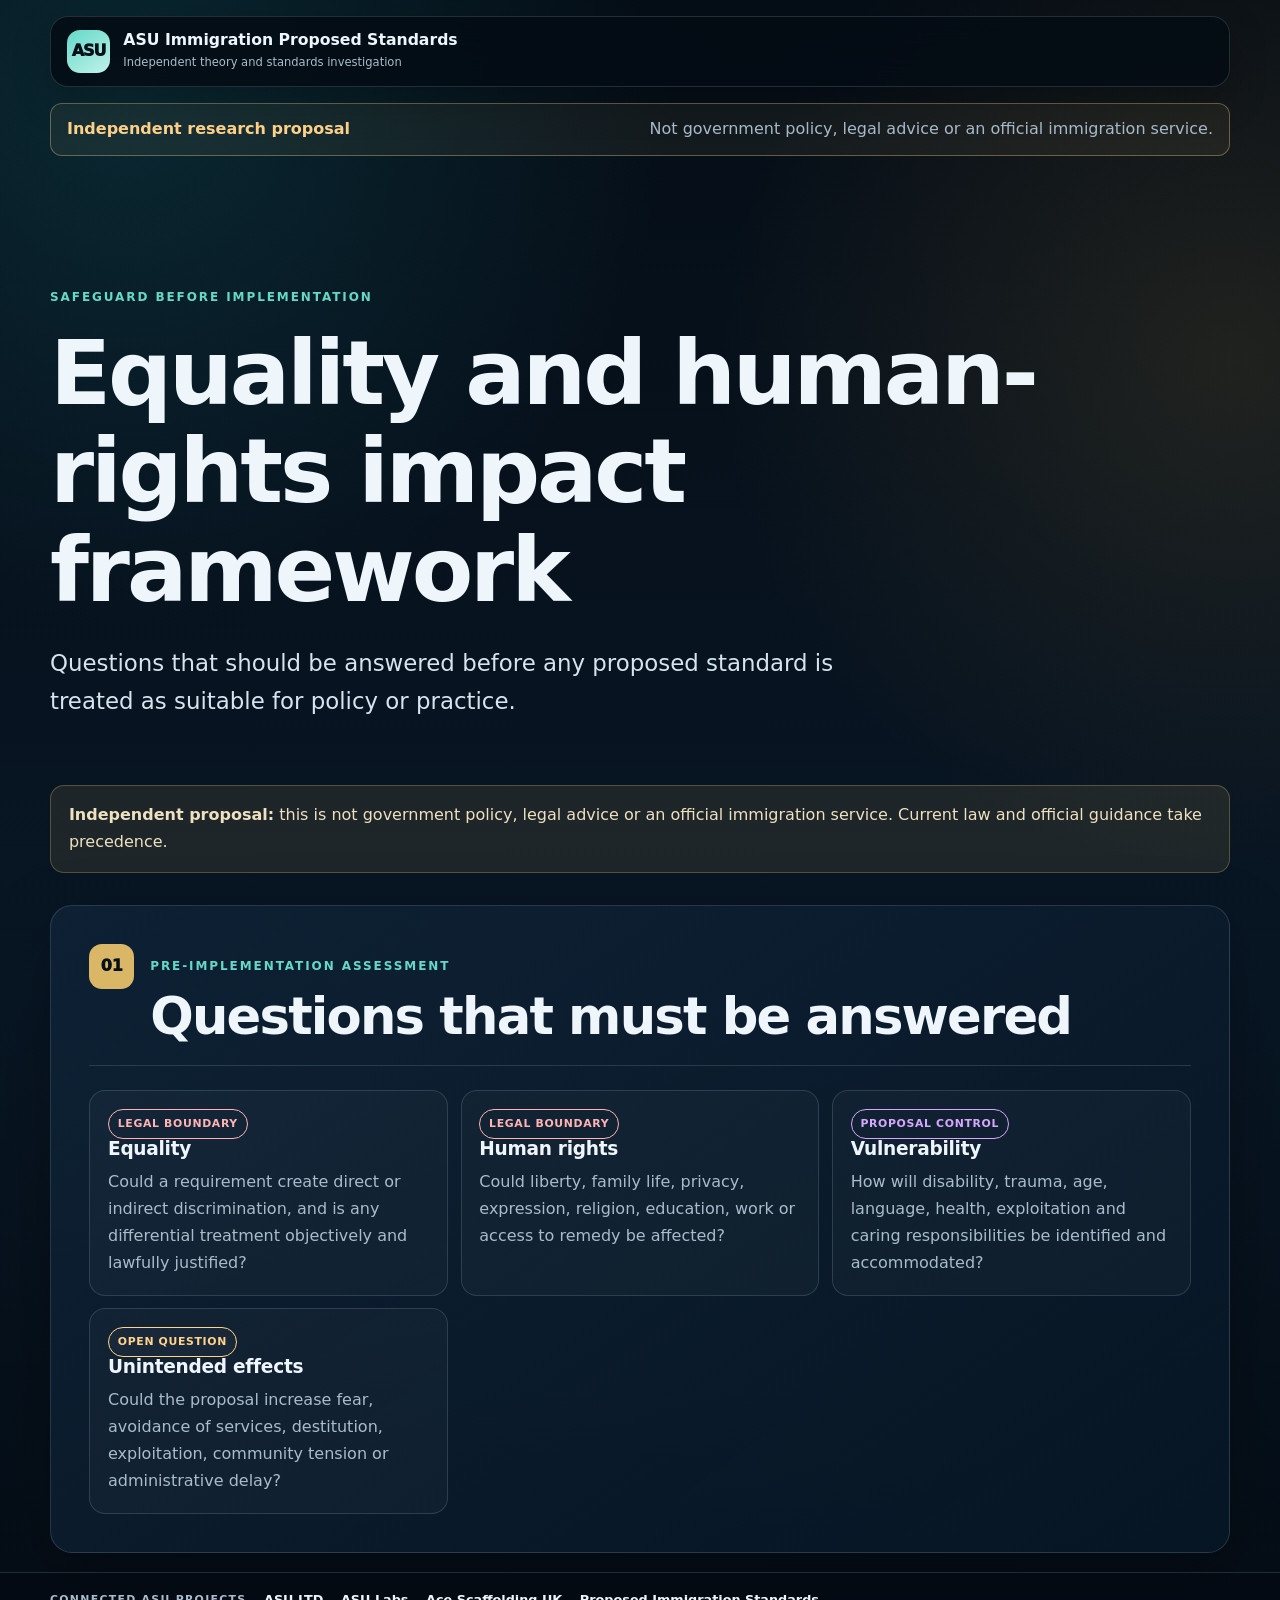
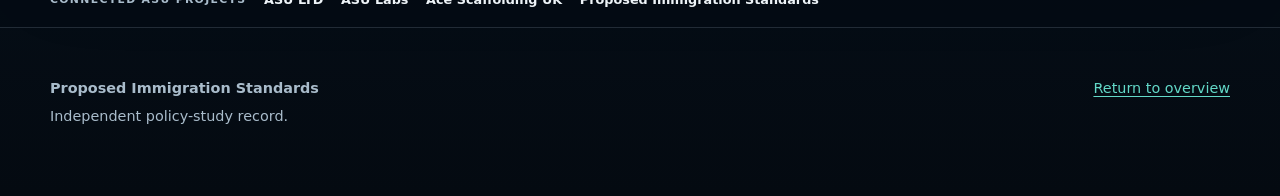
<file: impact-assessment.html>
<!doctype html><html lang="en-GB"><head><meta charset="utf-8"><meta name="viewport" content="width=device-width,initial-scale=1"><meta name="description" content="Questions that should be answered before any proposed standard is treated as suitable for policy or practice."><link rel="stylesheet" href="/styles.css"><title>Equality and human-rights impact framework | Proposed Immigration Standards</title><link rel="canonical" href="https://asu-immigration-proposed-standards.uk/impact-assessment.html">
<meta property="og:type" content="website">
<meta property="og:title" content="Equality and human-rights impact framework | Proposed Immigration Standards">
<meta property="og:description" content="Questions that should be answered before any proposed standard is treated as suitable for policy or practice.">
<meta property="og:url" content="https://asu-immigration-proposed-standards.uk/impact-assessment.html">
<meta property="og:image" content="https://asu-immigration-proposed-standards.uk/assets/social-card.svg">
<meta name="twitter:card" content="summary_large_image">
<script type="application/ld+json">{"@context": "https://schema.org", "@type": "WebPage", "name": "Equality and human-rights impact framework | Proposed Immigration Standards", "description": "Questions that should be answered before any proposed standard is treated as suitable for policy or practice.", "url": "https://asu-immigration-proposed-standards.uk/impact-assessment.html", "dateModified": "2026-09-18", "isPartOf": {"@type": "WebSite", "name": "immigration", "url": "https://asu-immigration-proposed-standards.uk/"}}</script>
<link rel="icon" href="/assets/favicon.svg" type="image/svg+xml">
<link rel="icon" href="/favicon.ico" sizes="any"><link rel="icon" type="image/png" sizes="32x32" href="/favicon-32x32.png"><link rel="icon" type="image/png" sizes="16x16" href="/favicon-16x16.png"><link rel="apple-touch-icon" sizes="180x180" href="/apple-touch-icon.png"><link rel="manifest" href="/site.webmanifest">
</head><body><a class="skip-link" href="#main-content">Skip to main content</a><header class="site-header"><a class="brand" href="/"><span class="brand-mark">ASU</span><span><strong>ASU Immigration Proposed Standards</strong><small>Independent theory and standards investigation</small></span></a></header><div class="proposal-banner" role="note"><strong>Independent research proposal</strong><span>Not government policy, legal advice or an official immigration service.</span></div>
<main id="main-content"><section class="hero"><div class="eyebrow">Safeguard before implementation</div><h1>Equality and human-rights impact framework</h1><p class="lead">Questions that should be answered before any proposed standard is treated as suitable for policy or practice.</p></section><section class="notice"><strong>Independent proposal:</strong> this is not government policy, legal advice or an official immigration service. Current law and official guidance take precedence.</section><section class="content-section"><div class="section-heading"><span class="section-number">01</span><div><p class="kicker">Pre-implementation assessment</p><h2>Questions that must be answered</h2></div></div><div class="standard-grid"><article class="standard-card"><span class="status-badge boundary">Legal boundary</span><h3>Equality</h3><p>Could a requirement create direct or indirect discrimination, and is any differential treatment objectively and lawfully justified?</p></article><article class="standard-card"><span class="status-badge boundary">Legal boundary</span><h3>Human rights</h3><p>Could liberty, family life, privacy, expression, religion, education, work or access to remedy be affected?</p></article><article class="standard-card"><span class="status-badge proposal">Proposal control</span><h3>Vulnerability</h3><p>How will disability, trauma, age, language, health, exploitation and caring responsibilities be identified and accommodated?</p></article><article class="standard-card"><span class="status-badge question">Open question</span><h3>Unintended effects</h3><p>Could the proposal increase fear, avoidance of services, destitution, exploitation, community tension or administrative delay?</p></article></div></section></main><aside class="asu-network" aria-label="Connected ASU projects">
  <div class="asu-network__inner">
    <span>Connected ASU projects</span>
    <a href="https://asultd.com/">ASU LTD</a>
    <a href="https://asulabs.uk/">ASU Labs</a>
    <a href="https://acescaffolding.uk/">Ace Scaffolding UK</a>
    <a href="https://asu-immigration-proposed-standards.uk/">Proposed Immigration Standards</a>
  </div>
</aside>
<footer><div><strong>Proposed Immigration Standards</strong><p>Independent policy-study record.</p></div><div class="footer-right"><a href="/">Return to overview</a></div></footer></body></html>
</file>
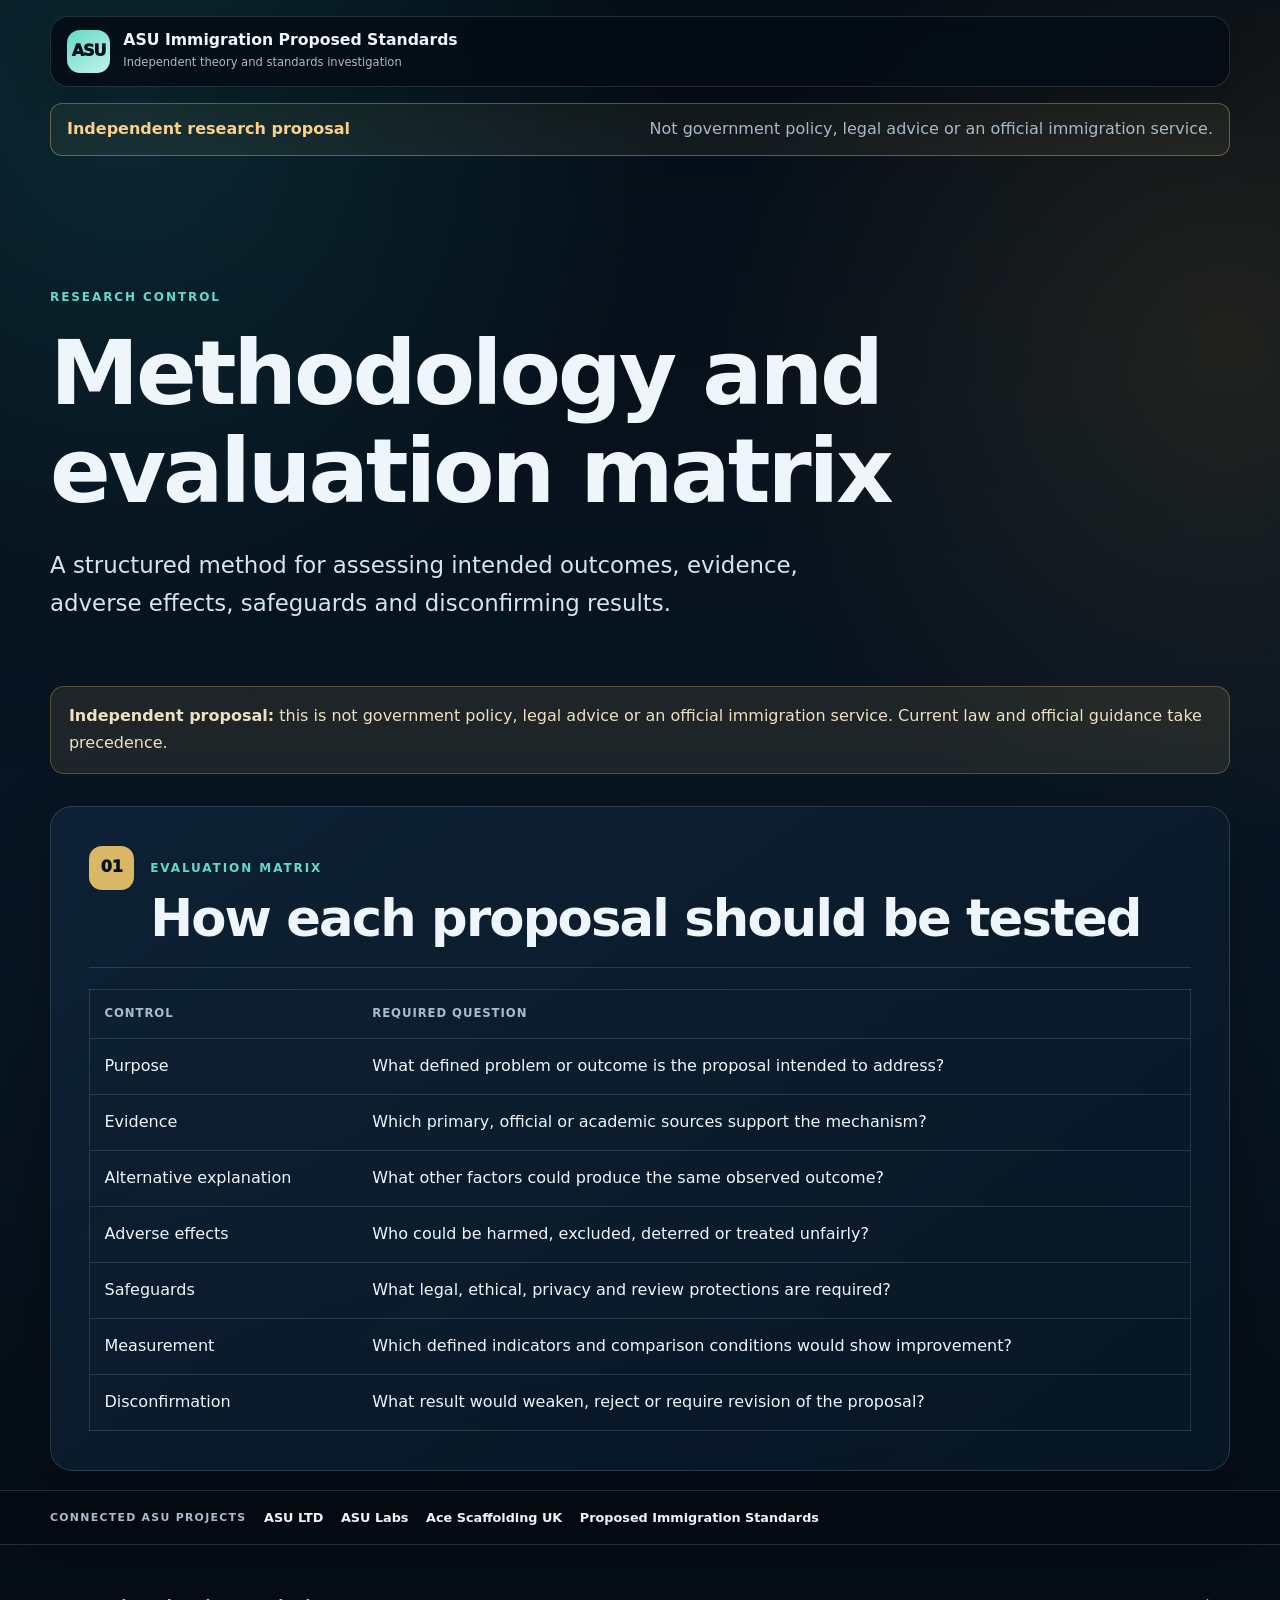
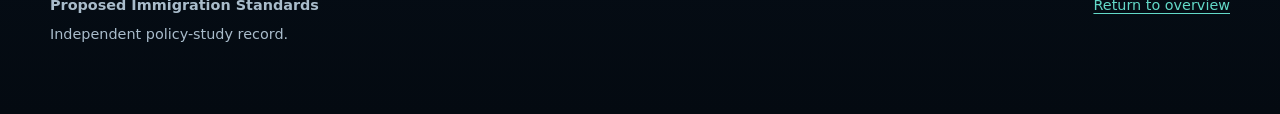
<file: methodology.html>
<!doctype html><html lang="en-GB"><head><meta charset="utf-8"><meta name="viewport" content="width=device-width,initial-scale=1"><meta name="description" content="A structured method for assessing intended outcomes, evidence, adverse effects, safeguards and disconfirming results."><link rel="stylesheet" href="/styles.css"><title>Methodology and evaluation matrix | Proposed Immigration Standards</title><link rel="canonical" href="https://asu-immigration-proposed-standards.uk/methodology.html">
<meta property="og:type" content="website">
<meta property="og:title" content="Methodology and evaluation matrix | Proposed Immigration Standards">
<meta property="og:description" content="A structured method for assessing intended outcomes, evidence, adverse effects, safeguards and disconfirming results.">
<meta property="og:url" content="https://asu-immigration-proposed-standards.uk/methodology.html">
<meta property="og:image" content="https://asu-immigration-proposed-standards.uk/assets/social-card.svg">
<meta name="twitter:card" content="summary_large_image">
<script type="application/ld+json">{"@context": "https://schema.org", "@type": "WebPage", "name": "Methodology and evaluation matrix | Proposed Immigration Standards", "description": "A structured method for assessing intended outcomes, evidence, adverse effects, safeguards and disconfirming results.", "url": "https://asu-immigration-proposed-standards.uk/methodology.html", "dateModified": "2026-09-18", "isPartOf": {"@type": "WebSite", "name": "immigration", "url": "https://asu-immigration-proposed-standards.uk/"}}</script>
<link rel="icon" href="/assets/favicon.svg" type="image/svg+xml">
<link rel="icon" href="/favicon.ico" sizes="any"><link rel="icon" type="image/png" sizes="32x32" href="/favicon-32x32.png"><link rel="icon" type="image/png" sizes="16x16" href="/favicon-16x16.png"><link rel="apple-touch-icon" sizes="180x180" href="/apple-touch-icon.png"><link rel="manifest" href="/site.webmanifest">
</head><body><a class="skip-link" href="#main-content">Skip to main content</a><header class="site-header"><a class="brand" href="/"><span class="brand-mark">ASU</span><span><strong>ASU Immigration Proposed Standards</strong><small>Independent theory and standards investigation</small></span></a></header><div class="proposal-banner" role="note"><strong>Independent research proposal</strong><span>Not government policy, legal advice or an official immigration service.</span></div>
<main id="main-content"><section class="hero"><div class="eyebrow">Research control</div><h1>Methodology and evaluation matrix</h1><p class="lead">A structured method for assessing intended outcomes, evidence, adverse effects, safeguards and disconfirming results.</p></section><section class="notice"><strong>Independent proposal:</strong> this is not government policy, legal advice or an official immigration service. Current law and official guidance take precedence.</section><section class="content-section"><div class="section-heading"><span class="section-number">01</span><div><p class="kicker">Evaluation matrix</p><h2>How each proposal should be tested</h2></div></div><table class="record-table"><thead><tr><th>Control</th><th>Required question</th></tr></thead><tbody><tr><td>Purpose</td><td>What defined problem or outcome is the proposal intended to address?</td></tr><tr><td>Evidence</td><td>Which primary, official or academic sources support the mechanism?</td></tr><tr><td>Alternative explanation</td><td>What other factors could produce the same observed outcome?</td></tr><tr><td>Adverse effects</td><td>Who could be harmed, excluded, deterred or treated unfairly?</td></tr><tr><td>Safeguards</td><td>What legal, ethical, privacy and review protections are required?</td></tr><tr><td>Measurement</td><td>Which defined indicators and comparison conditions would show improvement?</td></tr><tr><td>Disconfirmation</td><td>What result would weaken, reject or require revision of the proposal?</td></tr></tbody></table></section></main><aside class="asu-network" aria-label="Connected ASU projects">
  <div class="asu-network__inner">
    <span>Connected ASU projects</span>
    <a href="https://asultd.com/">ASU LTD</a>
    <a href="https://asulabs.uk/">ASU Labs</a>
    <a href="https://acescaffolding.uk/">Ace Scaffolding UK</a>
    <a href="https://asu-immigration-proposed-standards.uk/">Proposed Immigration Standards</a>
  </div>
</aside>
<footer><div><strong>Proposed Immigration Standards</strong><p>Independent policy-study record.</p></div><div class="footer-right"><a href="/">Return to overview</a></div></footer></body></html>
</file>
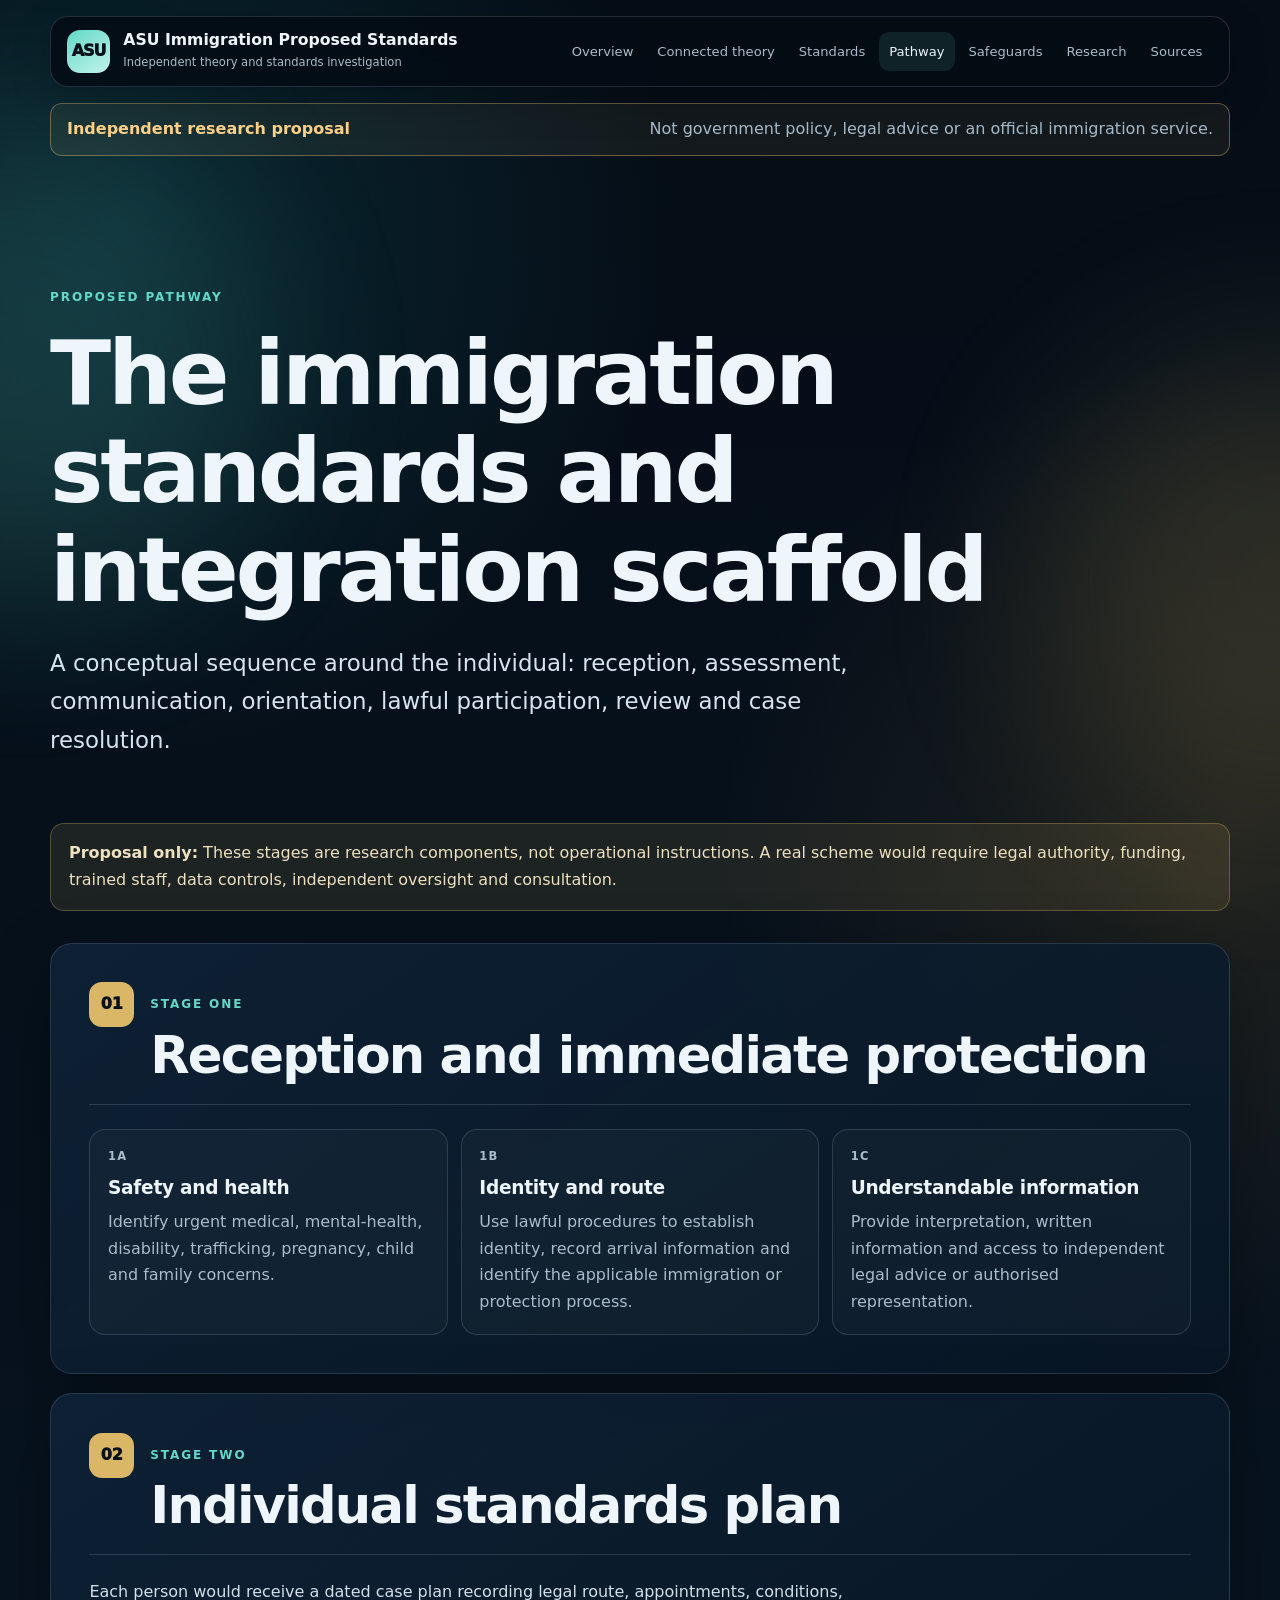
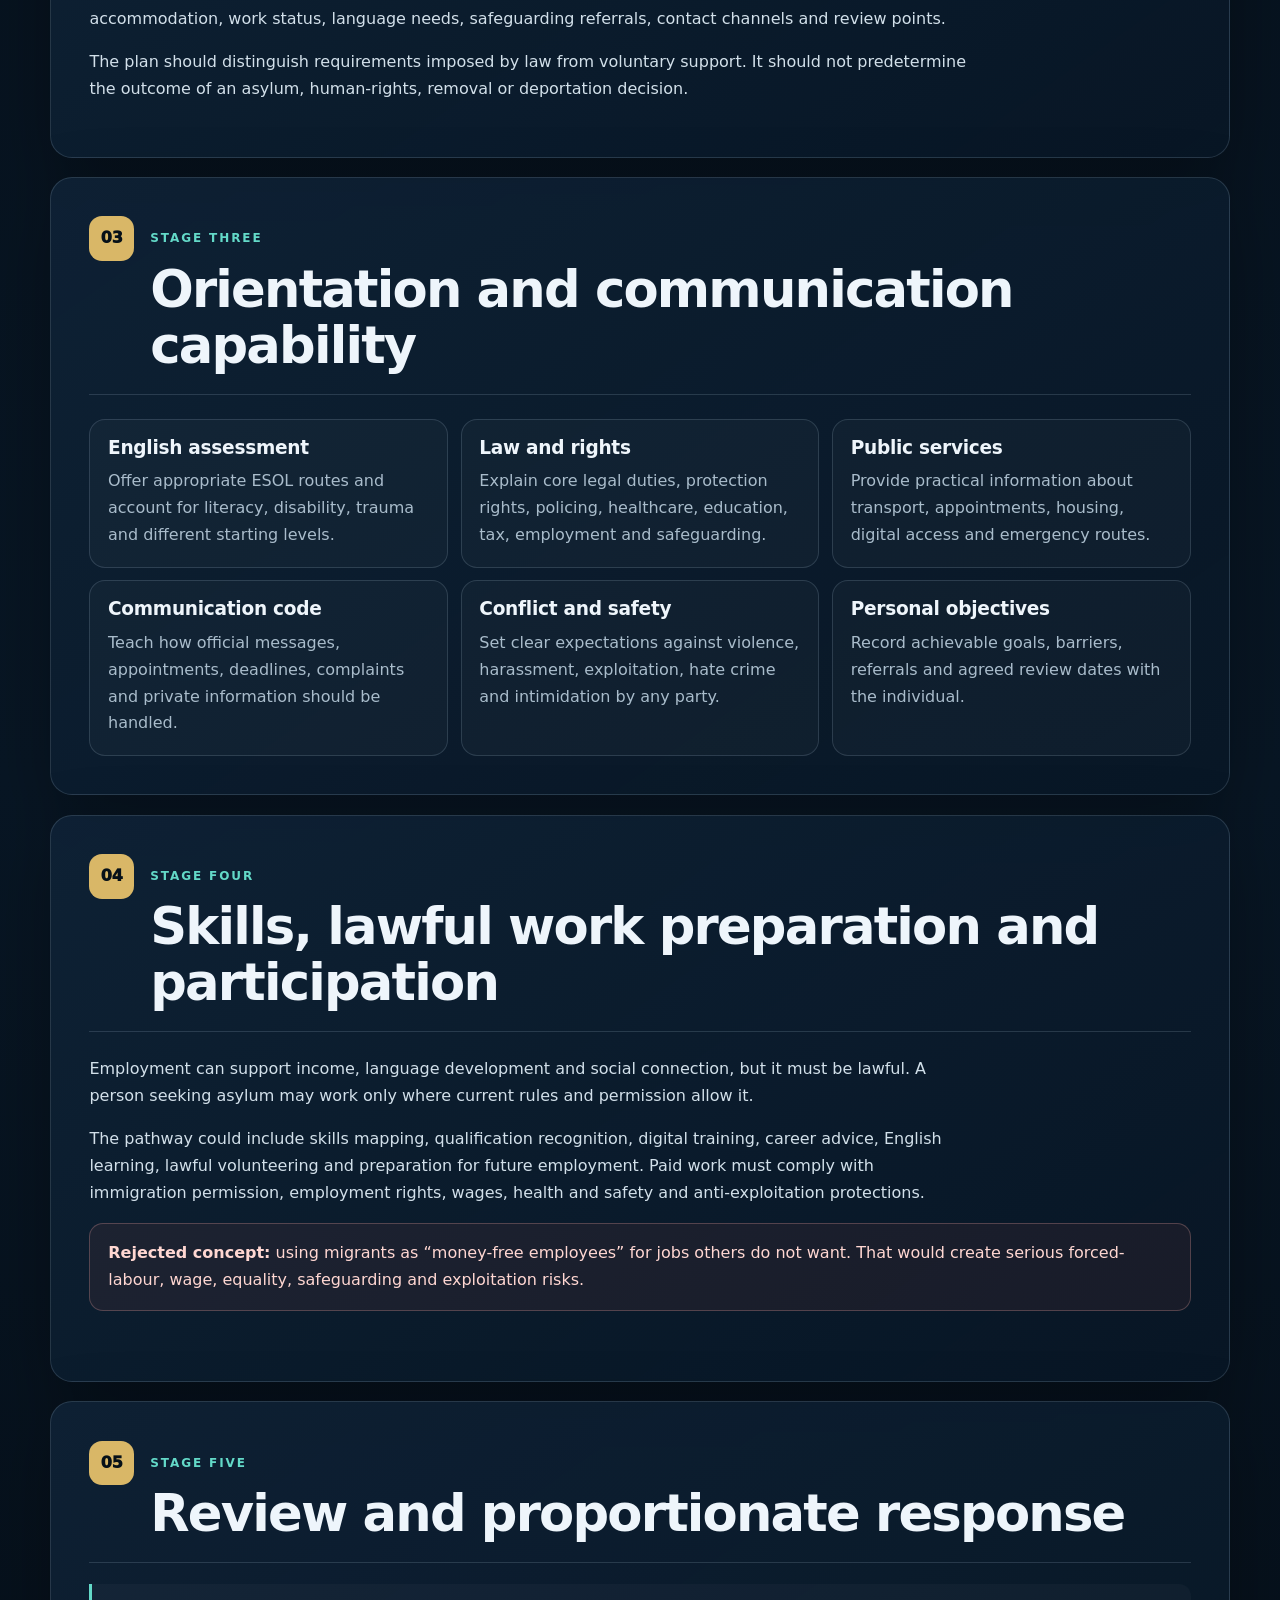
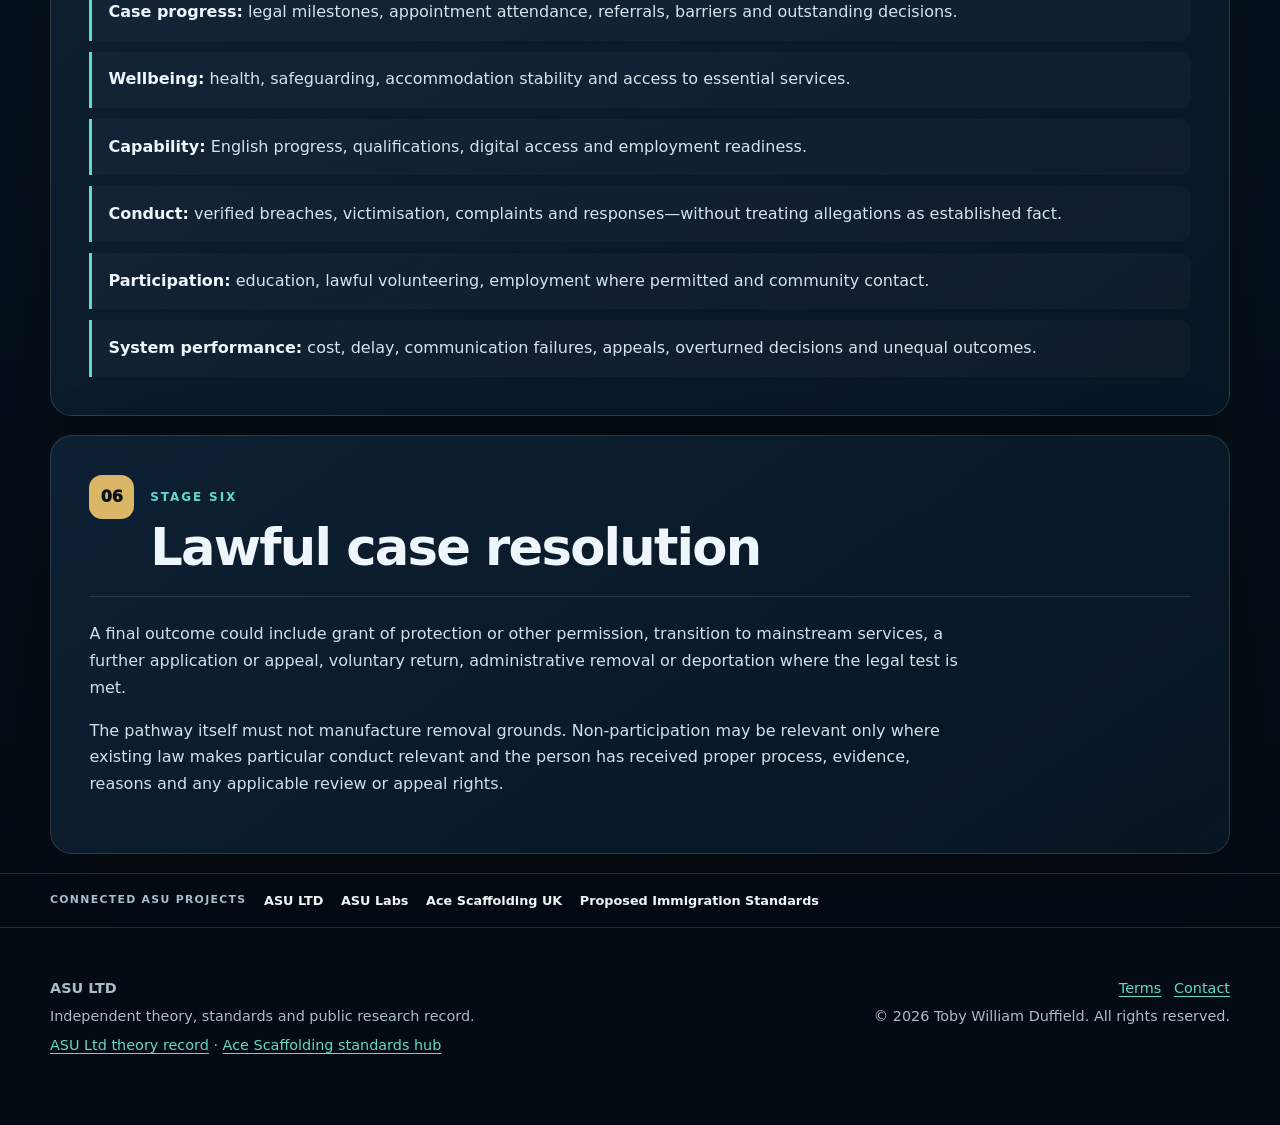
<file: pathway.html>
<!doctype html>
<html lang="en-GB">
<head>
  <meta charset="utf-8">
  <meta name="viewport" content="width=device-width, initial-scale=1">
  <meta name="description" content="A conceptual immigration standards pathway covering reception, orientation, lawful participation, review and case resolution.">
  <meta name="author" content="Toby William Duffield">
  <meta name="robots" content="index, follow">
  <meta name="theme-color" content="#050d16">
  <meta property="og:type" content="website">
  <meta property="og:title" content="Proposed Integration Pathway | ASU Immigration Proposed Standards">
  <meta property="og:description" content="A conceptual immigration standards pathway covering reception, orientation, lawful participation, review and case resolution.">
  <meta property="og:url" content="https://asu-immigration-proposed-standards.uk/pathway.html">
  <meta property="og:site_name" content="ASU Immigration Proposed Standards">
  <meta property="og:image" content="https://asu-immigration-proposed-standards.uk/assets/social-card.svg">
  <link rel="canonical" href="https://asu-immigration-proposed-standards.uk/pathway.html">
  <link rel="icon" href="/assets/favicon.svg" type="image/svg+xml">
  <link rel="stylesheet" href="/styles.css">
  <title>Proposed Integration Pathway | ASU Immigration Proposed Standards</title>
<meta name="twitter:card" content="summary_large_image">
<script type="application/ld+json">{"@context": "https://schema.org", "@type": "WebPage", "name": "Proposed Integration Pathway | ASU Immigration Proposed Standards", "description": "A conceptual immigration standards pathway covering reception, orientation, lawful participation, review and case resolution.", "url": "https://asu-immigration-proposed-standards.uk/pathway.html", "dateModified": "2026-09-18", "isPartOf": {"@type": "WebSite", "name": "immigration", "url": "https://asu-immigration-proposed-standards.uk/"}}</script>
<link rel="icon" href="/favicon.ico" sizes="any"><link rel="icon" type="image/png" sizes="32x32" href="/favicon-32x32.png"><link rel="icon" type="image/png" sizes="16x16" href="/favicon-16x16.png"><link rel="apple-touch-icon" sizes="180x180" href="/apple-touch-icon.png"><link rel="manifest" href="/site.webmanifest">
</head>
<body data-page="pathway">

<a class="skip-link" href="#main-content">Skip to main content</a>
<div class="glow glow-a" aria-hidden="true"></div>
<div class="glow glow-b" aria-hidden="true"></div>
<header class="site-header">
  <a class="brand" href="/" aria-label="ASU Immigration Proposed Standards home">
    <span class="brand-mark" aria-hidden="true">ASU</span>
    <span><strong>ASU Immigration Proposed Standards</strong><small>Independent theory and standards investigation</small></span>
  </a>
  <nav aria-label="Primary navigation">
    <a data-nav="overview" href="/">Overview</a>
<a data-nav="connection" href="/connected-theory.html">Connected theory</a>
<a data-nav="standards" href="/standards.html">Standards</a>
<a data-nav="pathway" href="/pathway.html">Pathway</a>
<a data-nav="safeguards" href="/safeguards.html">Safeguards</a>
<a data-nav="research" href="/research.html">Research</a>
<a data-nav="sources" href="/sources.html">Sources</a>
  </nav>
</header>

<div class="proposal-banner" role="note"><strong>Independent research proposal</strong><span>Not government policy, legal advice or an official immigration service.</span></div>
<main id="main-content">

<section class="hero" aria-labelledby="page-title">
  <div class="eyebrow">Proposed pathway</div>
  <h1 id="page-title">The immigration standards and integration scaffold</h1>
  <p class="lead">A conceptual sequence around the individual: reception, assessment, communication, orientation, lawful participation, review and case resolution.</p>
</section>

<section class="notice"><strong>Proposal only:</strong> These stages are research components, not operational instructions. A real scheme would require legal authority, funding, trained staff, data controls, independent oversight and consultation.</section>

<section class="content-section">
  <div class="section-heading"><span class="section-number">01</span><div><p class="kicker">Stage one</p><h2>Reception and immediate protection</h2></div></div>
  <div class="stage-grid">
    <article class="stage"><p class="stage-number">1A</p><h3>Safety and health</h3><p>Identify urgent medical, mental-health, disability, trafficking, pregnancy, child and family concerns.</p></article>
    <article class="stage"><p class="stage-number">1B</p><h3>Identity and route</h3><p>Use lawful procedures to establish identity, record arrival information and identify the applicable immigration or protection process.</p></article>
    <article class="stage"><p class="stage-number">1C</p><h3>Understandable information</h3><p>Provide interpretation, written information and access to independent legal advice or authorised representation.</p></article>
  </div>
</section>

<section class="content-section">
  <div class="section-heading"><span class="section-number">02</span><div><p class="kicker">Stage two</p><h2>Individual standards plan</h2></div></div>
  <div class="prose">
    <p>Each person would receive a dated case plan recording legal route, appointments, conditions, accommodation, work status, language needs, safeguarding referrals, contact channels and review points.</p>
    <p>The plan should distinguish requirements imposed by law from voluntary support. It should not predetermine the outcome of an asylum, human-rights, removal or deportation decision.</p>
  </div>
</section>

<section class="content-section">
  <div class="section-heading"><span class="section-number">03</span><div><p class="kicker">Stage three</p><h2>Orientation and communication capability</h2></div></div>
  <div class="card-grid">
    <article class="card"><h3>English assessment</h3><p>Offer appropriate ESOL routes and account for literacy, disability, trauma and different starting levels.</p></article>
    <article class="card"><h3>Law and rights</h3><p>Explain core legal duties, protection rights, policing, healthcare, education, tax, employment and safeguarding.</p></article>
    <article class="card"><h3>Public services</h3><p>Provide practical information about transport, appointments, housing, digital access and emergency routes.</p></article>
    <article class="card"><h3>Communication code</h3><p>Teach how official messages, appointments, deadlines, complaints and private information should be handled.</p></article>
    <article class="card"><h3>Conflict and safety</h3><p>Set clear expectations against violence, harassment, exploitation, hate crime and intimidation by any party.</p></article>
    <article class="card"><h3>Personal objectives</h3><p>Record achievable goals, barriers, referrals and agreed review dates with the individual.</p></article>
  </div>
</section>

<section class="content-section">
  <div class="section-heading"><span class="section-number">04</span><div><p class="kicker">Stage four</p><h2>Skills, lawful work preparation and participation</h2></div></div>
  <div class="prose">
    <p>Employment can support income, language development and social connection, but it must be lawful. A person seeking asylum may work only where current rules and permission allow it.</p>
    <p>The pathway could include skills mapping, qualification recognition, digital training, career advice, English learning, lawful volunteering and preparation for future employment. Paid work must comply with immigration permission, employment rights, wages, health and safety and anti-exploitation protections.</p>
  </div>
  <div class="legal-notice"><strong>Rejected concept:</strong> using migrants as “money-free employees” for jobs others do not want. That would create serious forced-labour, wage, equality, safeguarding and exploitation risks.</div>
</section>

<section class="content-section">
  <div class="section-heading"><span class="section-number">05</span><div><p class="kicker">Stage five</p><h2>Review and proportionate response</h2></div></div>
  <ul class="principles">
    <li><strong>Case progress:</strong> legal milestones, appointment attendance, referrals, barriers and outstanding decisions.</li>
    <li><strong>Wellbeing:</strong> health, safeguarding, accommodation stability and access to essential services.</li>
    <li><strong>Capability:</strong> English progress, qualifications, digital access and employment readiness.</li>
    <li><strong>Conduct:</strong> verified breaches, victimisation, complaints and responses—without treating allegations as established fact.</li>
    <li><strong>Participation:</strong> education, lawful volunteering, employment where permitted and community contact.</li>
    <li><strong>System performance:</strong> cost, delay, communication failures, appeals, overturned decisions and unequal outcomes.</li>
  </ul>
</section>

<section class="content-section">
  <div class="section-heading"><span class="section-number">06</span><div><p class="kicker">Stage six</p><h2>Lawful case resolution</h2></div></div>
  <div class="prose">
    <p>A final outcome could include grant of protection or other permission, transition to mainstream services, a further application or appeal, voluntary return, administrative removal or deportation where the legal test is met.</p>
    <p>The pathway itself must not manufacture removal grounds. Non-participation may be relevant only where existing law makes particular conduct relevant and the person has received proper process, evidence, reasons and any applicable review or appeal rights.</p>
  </div>
</section>

</main>

<aside class="asu-network" aria-label="Connected ASU projects">
  <div class="asu-network__inner">
    <span>Connected ASU projects</span>
    <a href="https://asultd.com/">ASU LTD</a>
    <a href="https://asulabs.uk/">ASU Labs</a>
    <a href="https://acescaffolding.uk/">Ace Scaffolding UK</a>
    <a href="https://asu-immigration-proposed-standards.uk/">Proposed Immigration Standards</a>
  </div>
</aside>
<footer>
  <div>
    <strong>ASU LTD</strong>
    <p>Independent theory, standards and public research record.</p>
    <p><a href="https://asultd.com/">ASU Ltd theory record</a> · <a href="https://acescaffolding.uk/">Ace Scaffolding standards hub</a></p>
  </div>
  <div class="footer-right">
    <div class="footer-links"><a href="/terms.html">Terms</a><a href="mailto:asultd-legal@proton.me">Contact</a></div>
    <p>© 2026 Toby William Duffield. All rights reserved.</p>
  </div>
</footer>

<script src="/script.js"></script>
</body>
</html>
</file>
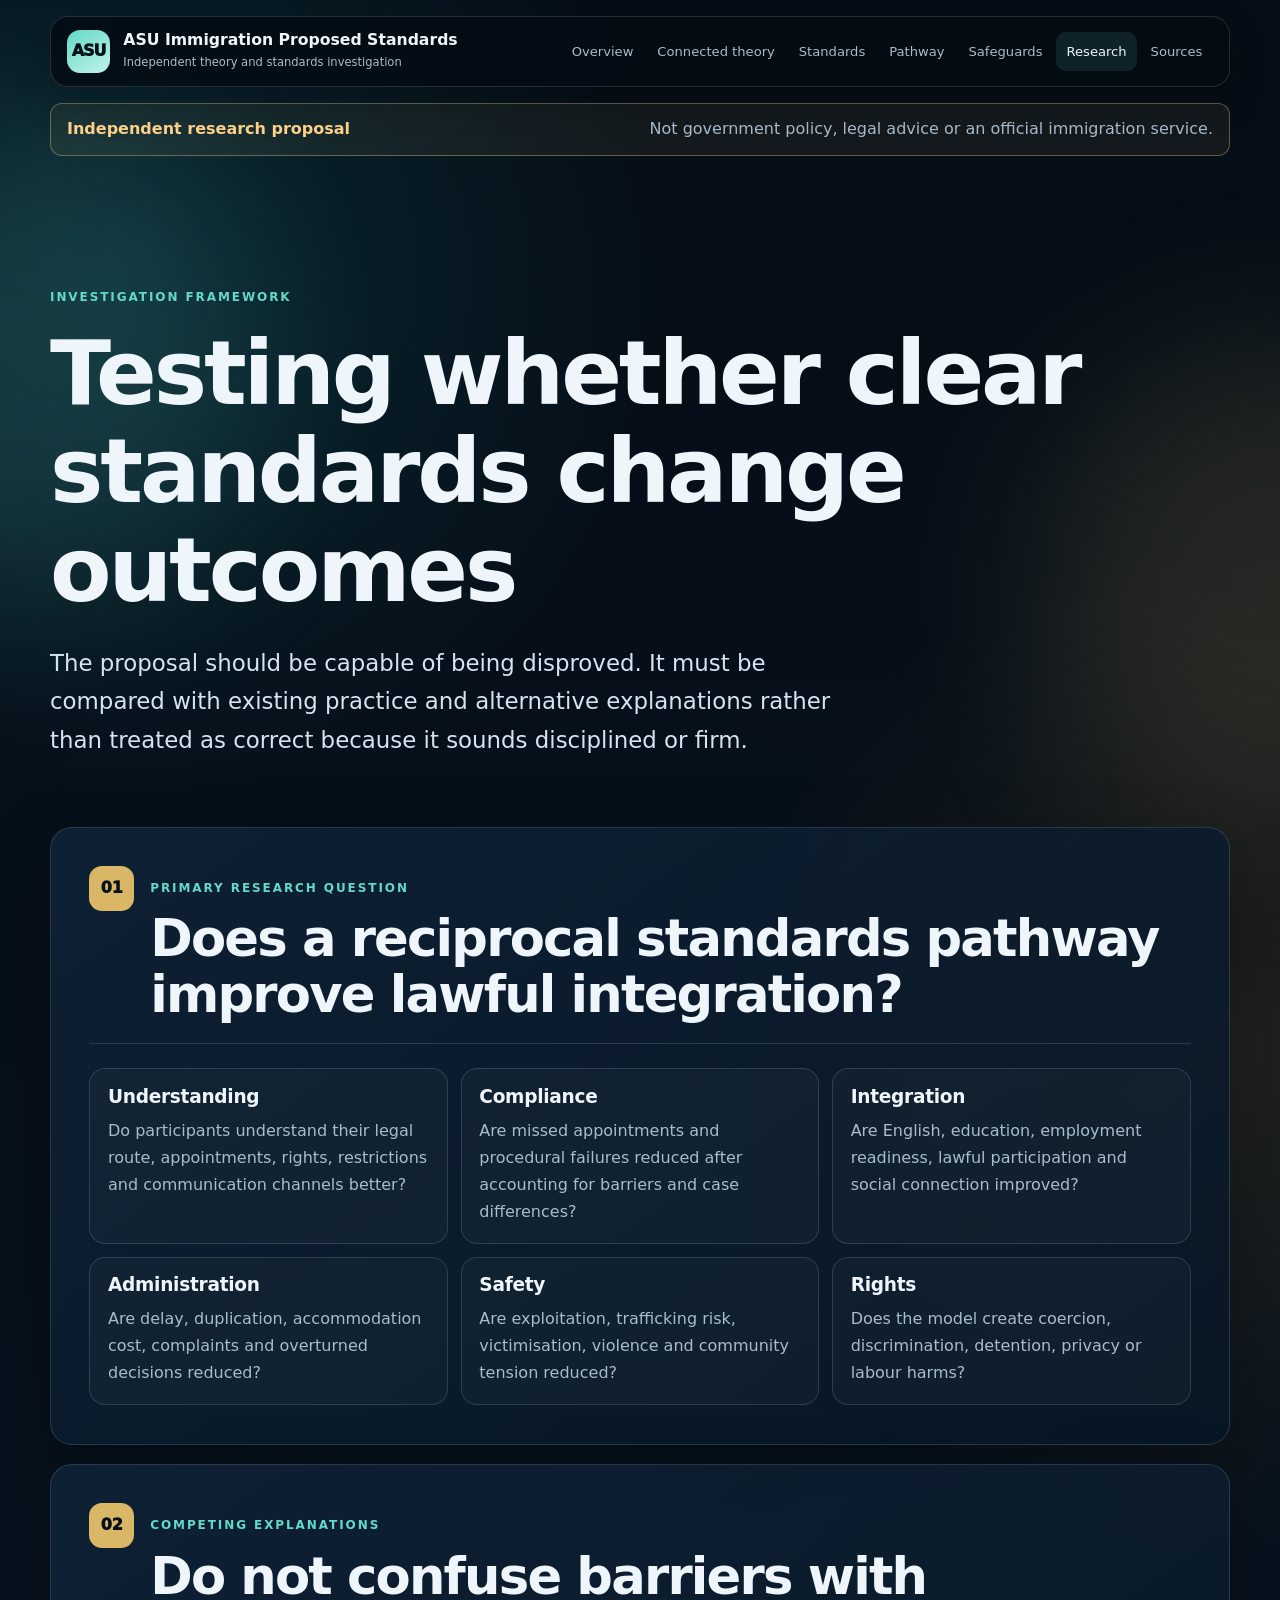
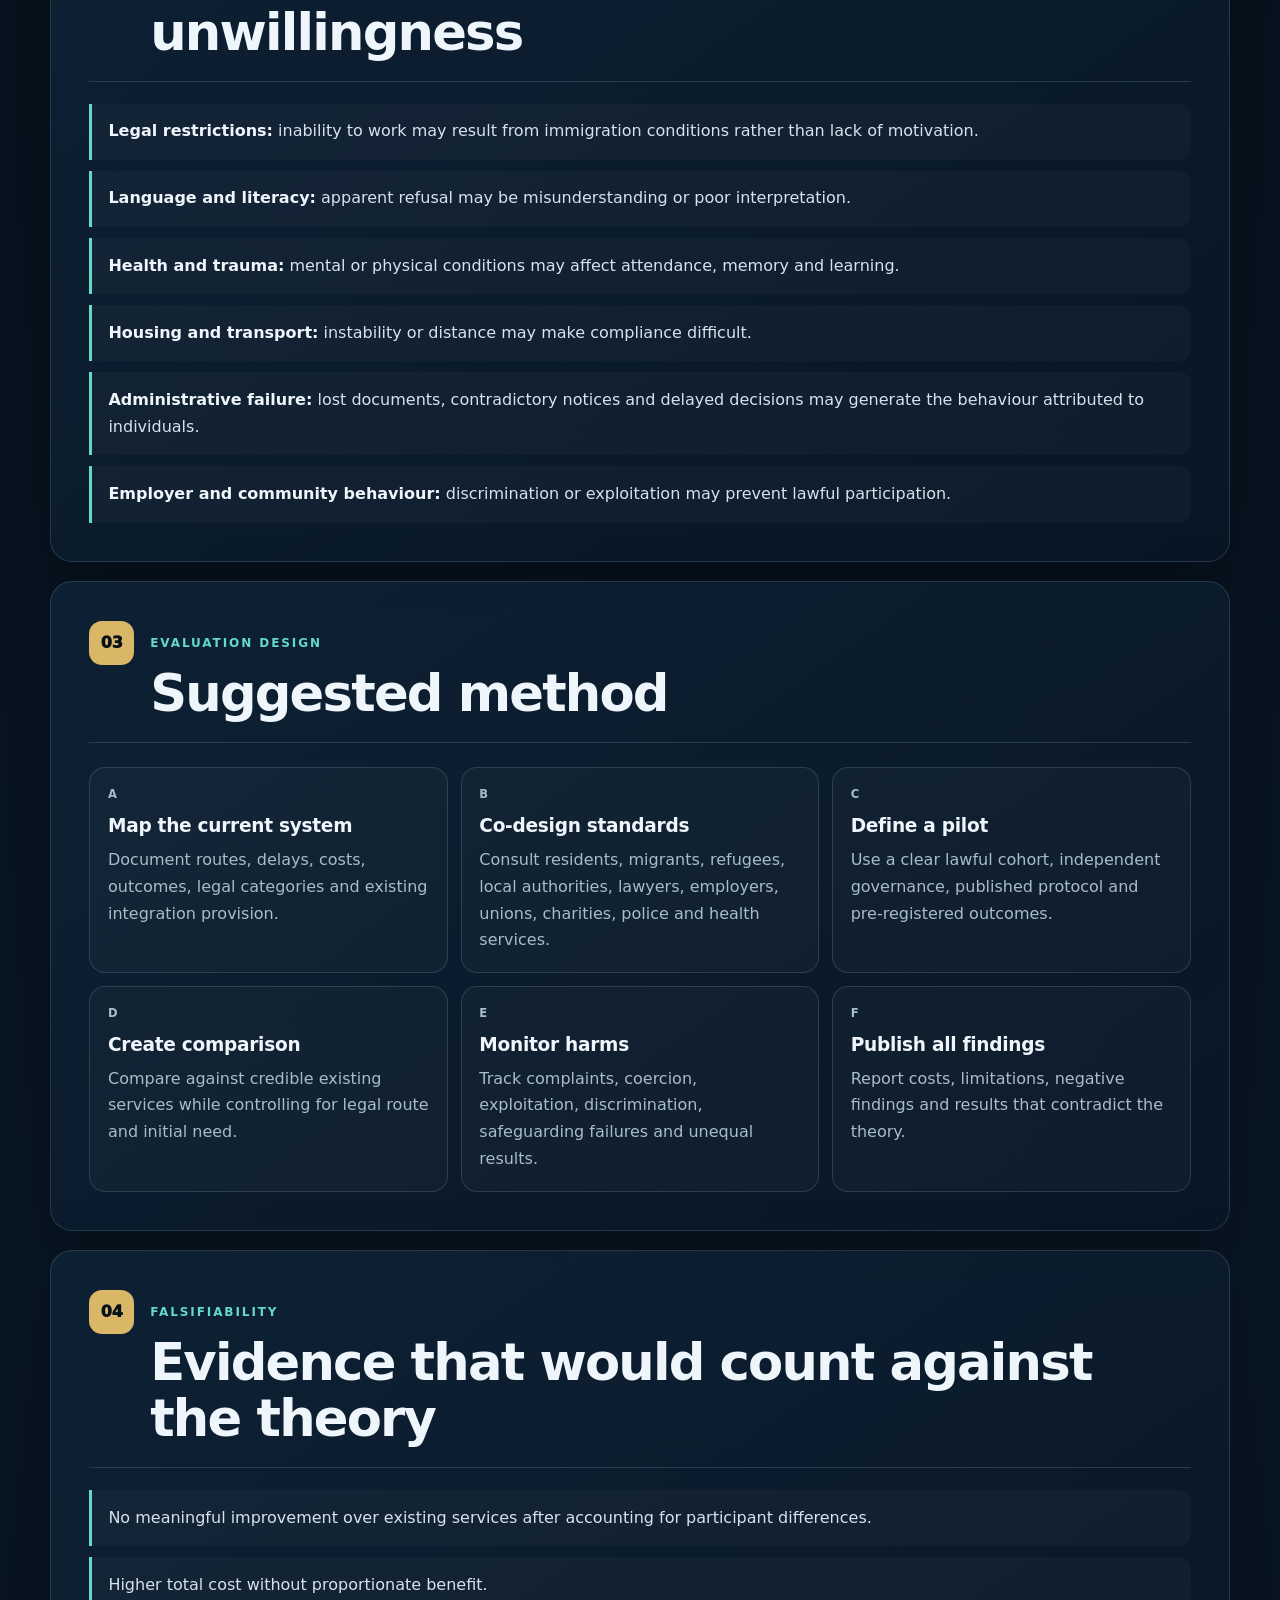
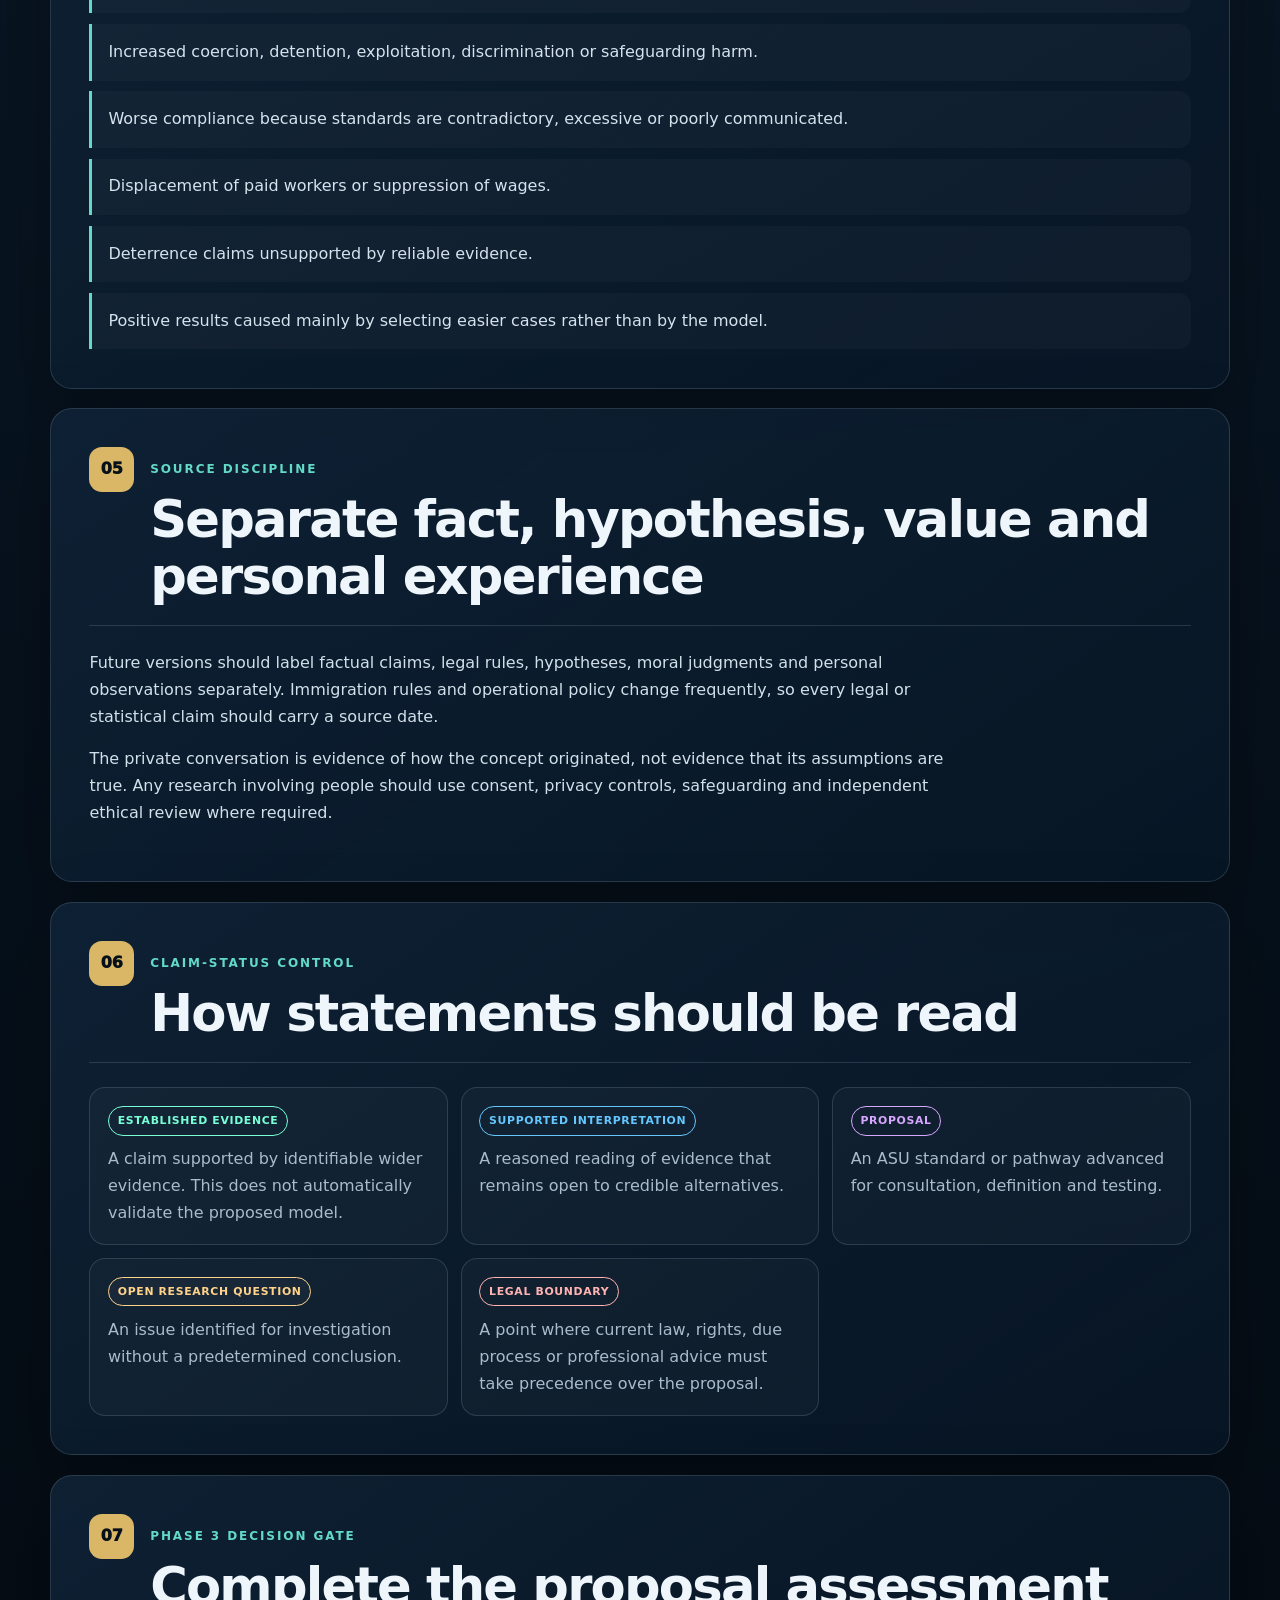
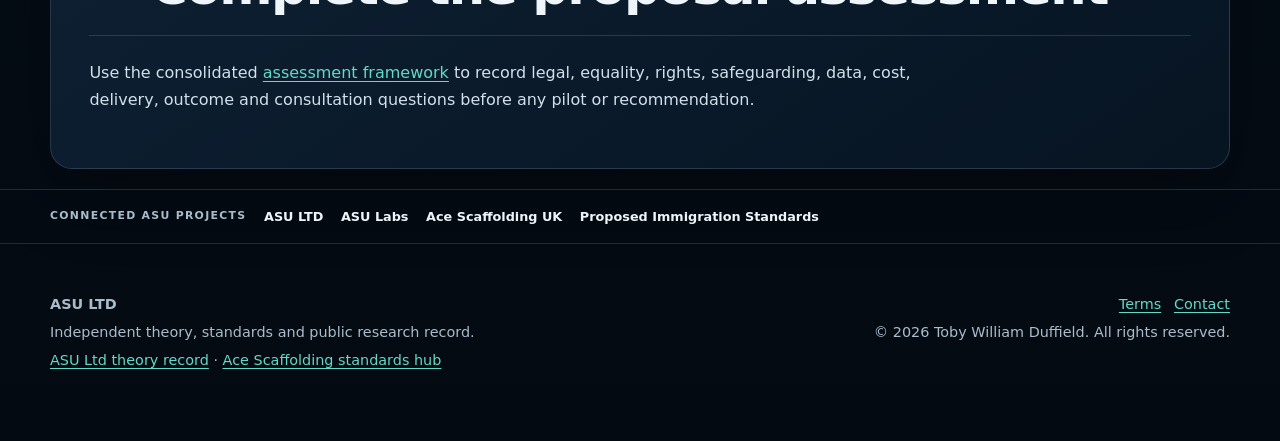
<file: research.html>
<!doctype html>
<html lang="en-GB">
<head>
  <meta charset="utf-8">
  <meta name="viewport" content="width=device-width, initial-scale=1">
  <meta name="description" content="Research questions, competing explanations, evaluation design and falsifiability for the connected immigration theory.">
  <meta name="author" content="Toby William Duffield">
  <meta name="robots" content="index, follow">
  <meta name="theme-color" content="#050d16">
  <meta property="og:type" content="website">
  <meta property="og:title" content="Research Method | ASU Immigration Proposed Standards">
  <meta property="og:description" content="Research questions, competing explanations, evaluation design and falsifiability for the connected immigration theory.">
  <meta property="og:url" content="https://asu-immigration-proposed-standards.uk/research.html">
  <meta property="og:site_name" content="ASU Immigration Proposed Standards">
  <meta property="og:image" content="https://asu-immigration-proposed-standards.uk/assets/social-card.svg">
  <link rel="canonical" href="https://asu-immigration-proposed-standards.uk/research.html">
  <link rel="icon" href="/assets/favicon.svg" type="image/svg+xml">
  <link rel="stylesheet" href="/styles.css">
  <title>Research Method | ASU Immigration Proposed Standards</title>
<meta name="twitter:card" content="summary_large_image">
<script type="application/ld+json">{"@context": "https://schema.org", "@type": "WebPage", "name": "Research Method | ASU Immigration Proposed Standards", "description": "Research questions, competing explanations, evaluation design and falsifiability for the connected immigration theory.", "url": "https://asu-immigration-proposed-standards.uk/research.html", "dateModified": "2026-09-18", "isPartOf": {"@type": "WebSite", "name": "immigration", "url": "https://asu-immigration-proposed-standards.uk/"}}</script>
<link rel="icon" href="/favicon.ico" sizes="any"><link rel="icon" type="image/png" sizes="32x32" href="/favicon-32x32.png"><link rel="icon" type="image/png" sizes="16x16" href="/favicon-16x16.png"><link rel="apple-touch-icon" sizes="180x180" href="/apple-touch-icon.png"><link rel="manifest" href="/site.webmanifest">
</head>
<body data-page="research">

<a class="skip-link" href="#main-content">Skip to main content</a>
<div class="glow glow-a" aria-hidden="true"></div>
<div class="glow glow-b" aria-hidden="true"></div>
<header class="site-header">
  <a class="brand" href="/" aria-label="ASU Immigration Proposed Standards home">
    <span class="brand-mark" aria-hidden="true">ASU</span>
    <span><strong>ASU Immigration Proposed Standards</strong><small>Independent theory and standards investigation</small></span>
  </a>
  <nav aria-label="Primary navigation">
    <a data-nav="overview" href="/">Overview</a>
<a data-nav="connection" href="/connected-theory.html">Connected theory</a>
<a data-nav="standards" href="/standards.html">Standards</a>
<a data-nav="pathway" href="/pathway.html">Pathway</a>
<a data-nav="safeguards" href="/safeguards.html">Safeguards</a>
<a data-nav="research" href="/research.html">Research</a>
<a data-nav="sources" href="/sources.html">Sources</a>
  </nav>
</header>

<div class="proposal-banner" role="note"><strong>Independent research proposal</strong><span>Not government policy, legal advice or an official immigration service.</span></div>
<main id="main-content">

<section class="hero" aria-labelledby="page-title">
  <div class="eyebrow">Investigation framework</div>
  <h1 id="page-title">Testing whether clear standards change outcomes</h1>
  <p class="lead">The proposal should be capable of being disproved. It must be compared with existing practice and alternative explanations rather than treated as correct because it sounds disciplined or firm.</p>
</section>

<section class="content-section">
  <div class="section-heading"><span class="section-number">01</span><div><p class="kicker">Primary research question</p><h2>Does a reciprocal standards pathway improve lawful integration?</h2></div></div>
  <div class="question-grid">
    <article class="question"><h3>Understanding</h3><p>Do participants understand their legal route, appointments, rights, restrictions and communication channels better?</p></article>
    <article class="question"><h3>Compliance</h3><p>Are missed appointments and procedural failures reduced after accounting for barriers and case differences?</p></article>
    <article class="question"><h3>Integration</h3><p>Are English, education, employment readiness, lawful participation and social connection improved?</p></article>
    <article class="question"><h3>Administration</h3><p>Are delay, duplication, accommodation cost, complaints and overturned decisions reduced?</p></article>
    <article class="question"><h3>Safety</h3><p>Are exploitation, trafficking risk, victimisation, violence and community tension reduced?</p></article>
    <article class="question"><h3>Rights</h3><p>Does the model create coercion, discrimination, detention, privacy or labour harms?</p></article>
  </div>
</section>

<section class="content-section">
  <div class="section-heading"><span class="section-number">02</span><div><p class="kicker">Competing explanations</p><h2>Do not confuse barriers with unwillingness</h2></div></div>
  <ul class="principles">
    <li><strong>Legal restrictions:</strong> inability to work may result from immigration conditions rather than lack of motivation.</li>
    <li><strong>Language and literacy:</strong> apparent refusal may be misunderstanding or poor interpretation.</li>
    <li><strong>Health and trauma:</strong> mental or physical conditions may affect attendance, memory and learning.</li>
    <li><strong>Housing and transport:</strong> instability or distance may make compliance difficult.</li>
    <li><strong>Administrative failure:</strong> lost documents, contradictory notices and delayed decisions may generate the behaviour attributed to individuals.</li>
    <li><strong>Employer and community behaviour:</strong> discrimination or exploitation may prevent lawful participation.</li>
  </ul>
</section>

<section class="content-section">
  <div class="section-heading"><span class="section-number">03</span><div><p class="kicker">Evaluation design</p><h2>Suggested method</h2></div></div>
  <div class="stage-grid">
    <article class="stage"><p class="stage-number">A</p><h3>Map the current system</h3><p>Document routes, delays, costs, outcomes, legal categories and existing integration provision.</p></article>
    <article class="stage"><p class="stage-number">B</p><h3>Co-design standards</h3><p>Consult residents, migrants, refugees, local authorities, lawyers, employers, unions, charities, police and health services.</p></article>
    <article class="stage"><p class="stage-number">C</p><h3>Define a pilot</h3><p>Use a clear lawful cohort, independent governance, published protocol and pre-registered outcomes.</p></article>
    <article class="stage"><p class="stage-number">D</p><h3>Create comparison</h3><p>Compare against credible existing services while controlling for legal route and initial need.</p></article>
    <article class="stage"><p class="stage-number">E</p><h3>Monitor harms</h3><p>Track complaints, coercion, exploitation, discrimination, safeguarding failures and unequal results.</p></article>
    <article class="stage"><p class="stage-number">F</p><h3>Publish all findings</h3><p>Report costs, limitations, negative findings and results that contradict the theory.</p></article>
  </div>
</section>

<section class="content-section">
  <div class="section-heading"><span class="section-number">04</span><div><p class="kicker">Falsifiability</p><h2>Evidence that would count against the theory</h2></div></div>
  <ul class="principles">
    <li>No meaningful improvement over existing services after accounting for participant differences.</li>
    <li>Higher total cost without proportionate benefit.</li>
    <li>Increased coercion, detention, exploitation, discrimination or safeguarding harm.</li>
    <li>Worse compliance because standards are contradictory, excessive or poorly communicated.</li>
    <li>Displacement of paid workers or suppression of wages.</li>
    <li>Deterrence claims unsupported by reliable evidence.</li>
    <li>Positive results caused mainly by selecting easier cases rather than by the model.</li>
  </ul>
</section>

<section class="content-section">
  <div class="section-heading"><span class="section-number">05</span><div><p class="kicker">Source discipline</p><h2>Separate fact, hypothesis, value and personal experience</h2></div></div>
  <div class="prose">
    <p>Future versions should label factual claims, legal rules, hypotheses, moral judgments and personal observations separately. Immigration rules and operational policy change frequently, so every legal or statistical claim should carry a source date.</p>
    <p>The private conversation is evidence of how the concept originated, not evidence that its assumptions are true. Any research involving people should use consent, privacy controls, safeguarding and independent ethical review where required.</p>
  </div>
</section>

<section class="content-section">
  <div class="section-heading"><span class="section-number">06</span><div><p class="kicker">Claim-status control</p><h2>How statements should be read</h2></div></div>
  <div class="standard-grid">
    <article class="standard-card"><span class="status-badge evidence">Established evidence</span><p>A claim supported by identifiable wider evidence. This does not automatically validate the proposed model.</p></article>
    <article class="standard-card"><span class="status-badge interpretation">Supported interpretation</span><p>A reasoned reading of evidence that remains open to credible alternatives.</p></article>
    <article class="standard-card"><span class="status-badge proposal">Proposal</span><p>An ASU standard or pathway advanced for consultation, definition and testing.</p></article>
    <article class="standard-card"><span class="status-badge question">Open research question</span><p>An issue identified for investigation without a predetermined conclusion.</p></article>
    <article class="standard-card"><span class="status-badge boundary">Legal boundary</span><p>A point where current law, rights, due process or professional advice must take precedence over the proposal.</p></article>
  </div>
</section>

<section class="content-section"><div class="section-heading"><span class="section-number">07</span><div><p class="kicker">Phase 3 decision gate</p><h2>Complete the proposal assessment</h2></div></div><div class="prose"><p>Use the consolidated <a href="/assessment-framework.html">assessment framework</a> to record legal, equality, rights, safeguarding, data, cost, delivery, outcome and consultation questions before any pilot or recommendation.</p></div></section>
</main>

<aside class="asu-network" aria-label="Connected ASU projects">
  <div class="asu-network__inner">
    <span>Connected ASU projects</span>
    <a href="https://asultd.com/">ASU LTD</a>
    <a href="https://asulabs.uk/">ASU Labs</a>
    <a href="https://acescaffolding.uk/">Ace Scaffolding UK</a>
    <a href="https://asu-immigration-proposed-standards.uk/">Proposed Immigration Standards</a>
  </div>
</aside>
<footer>
  <div>
    <strong>ASU LTD</strong>
    <p>Independent theory, standards and public research record.</p>
    <p><a href="https://asultd.com/">ASU Ltd theory record</a> · <a href="https://acescaffolding.uk/">Ace Scaffolding standards hub</a></p>
  </div>
  <div class="footer-right">
    <div class="footer-links"><a href="/terms.html">Terms</a><a href="mailto:asultd-legal@proton.me">Contact</a></div>
    <p>© 2026 Toby William Duffield. All rights reserved.</p>
  </div>
</footer>

<script src="/script.js"></script>
</body>
</html>
</file>
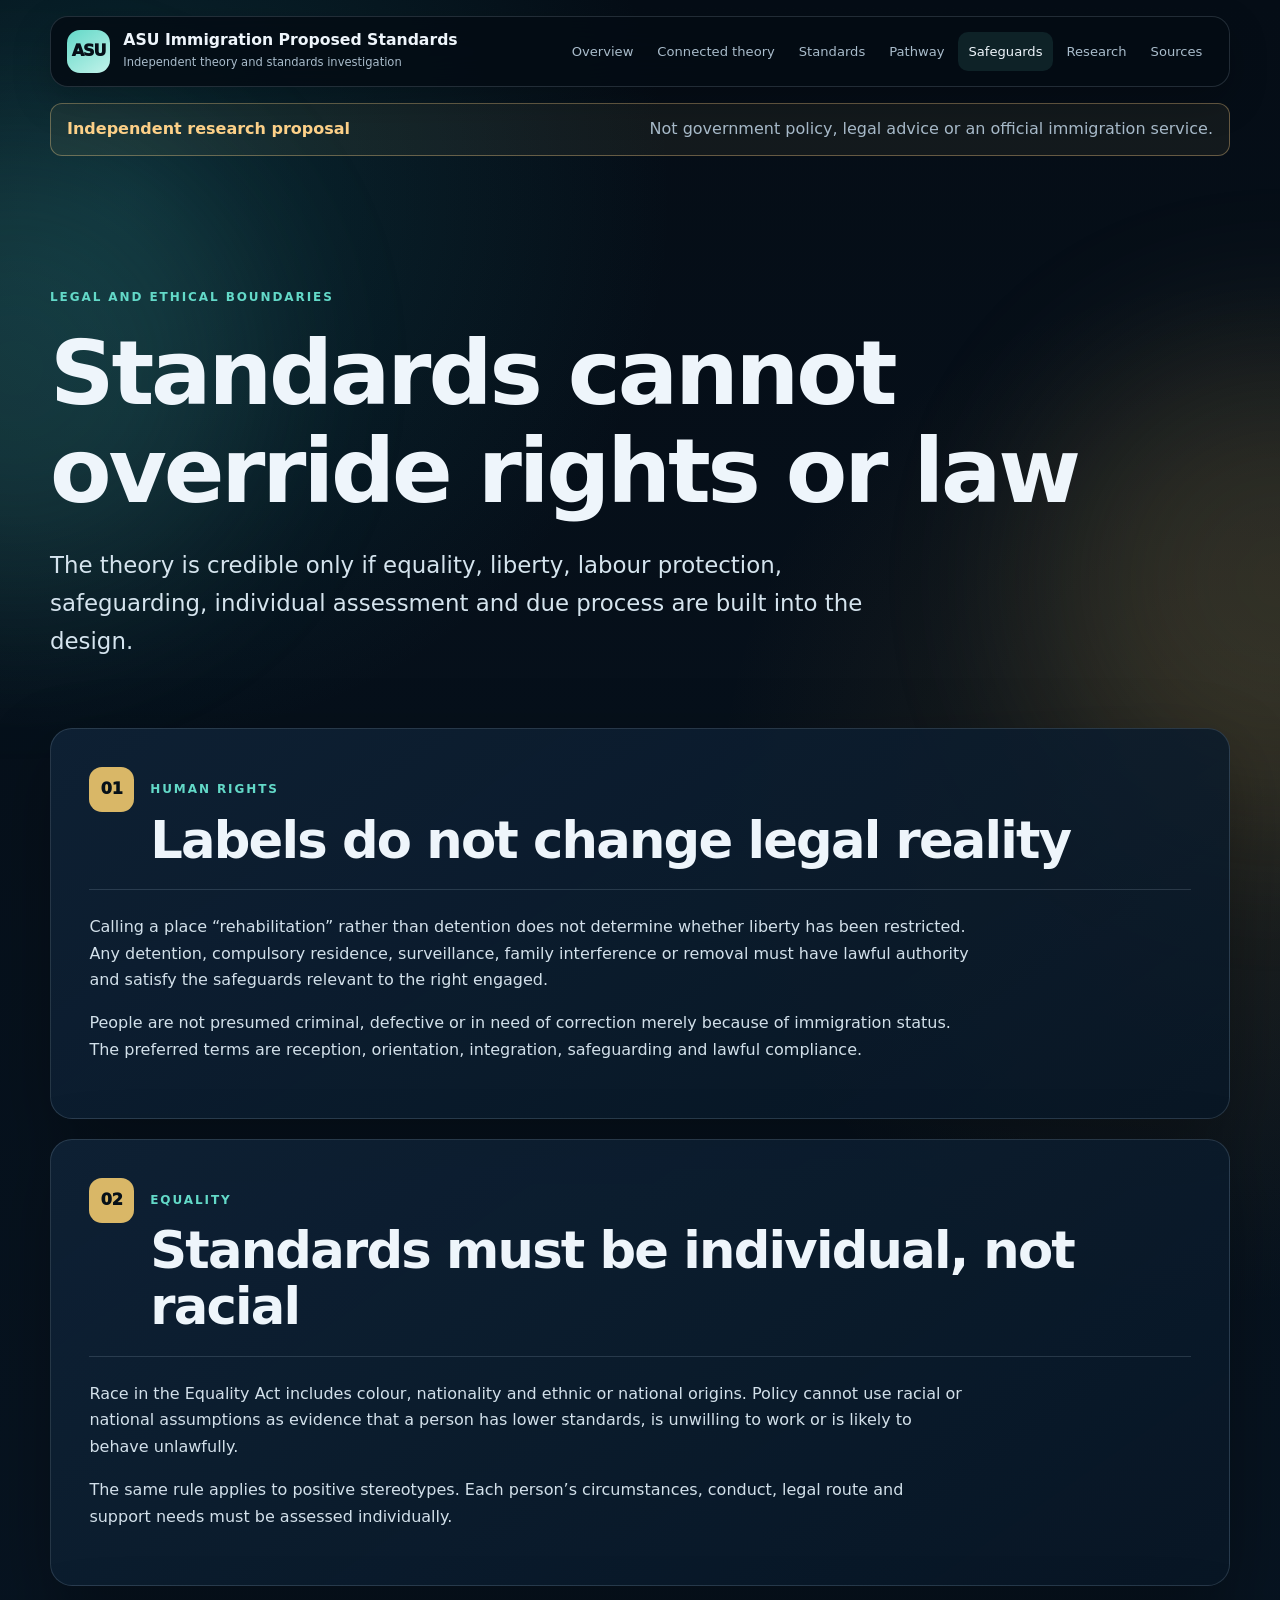
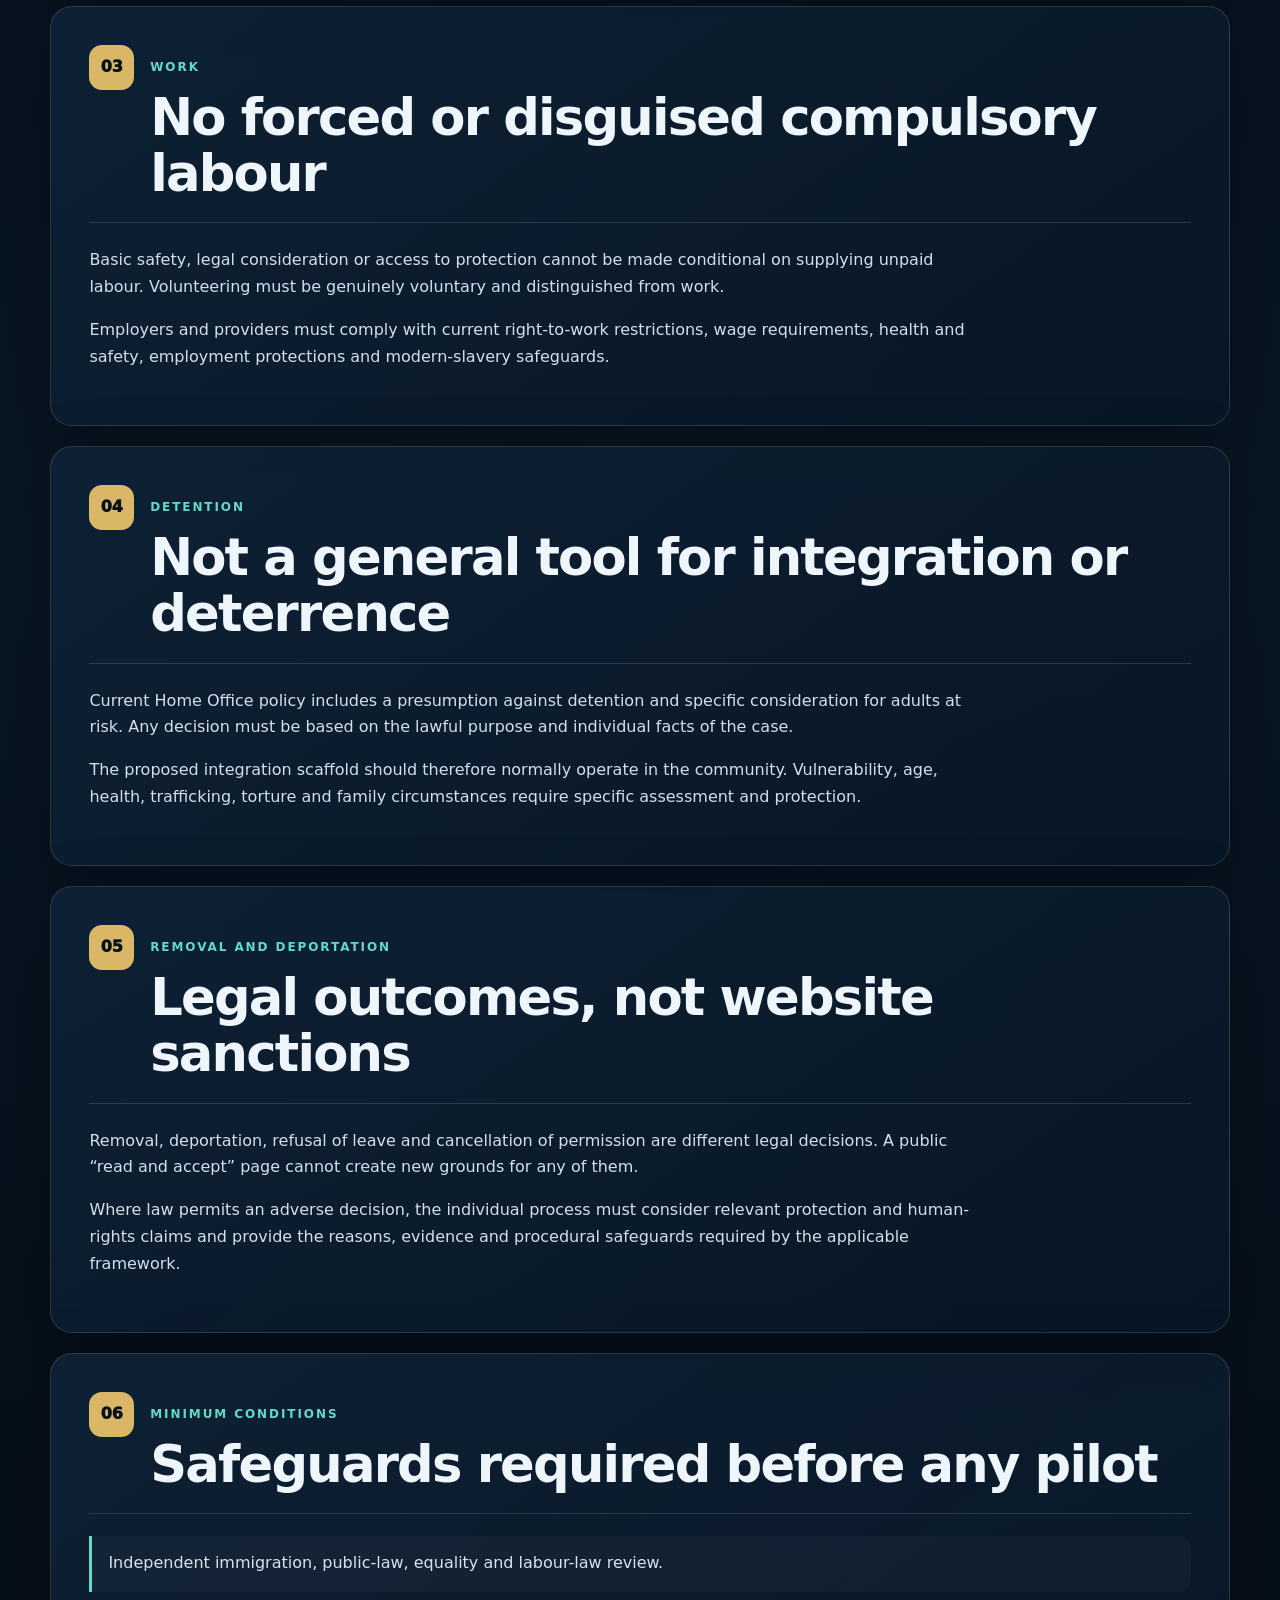
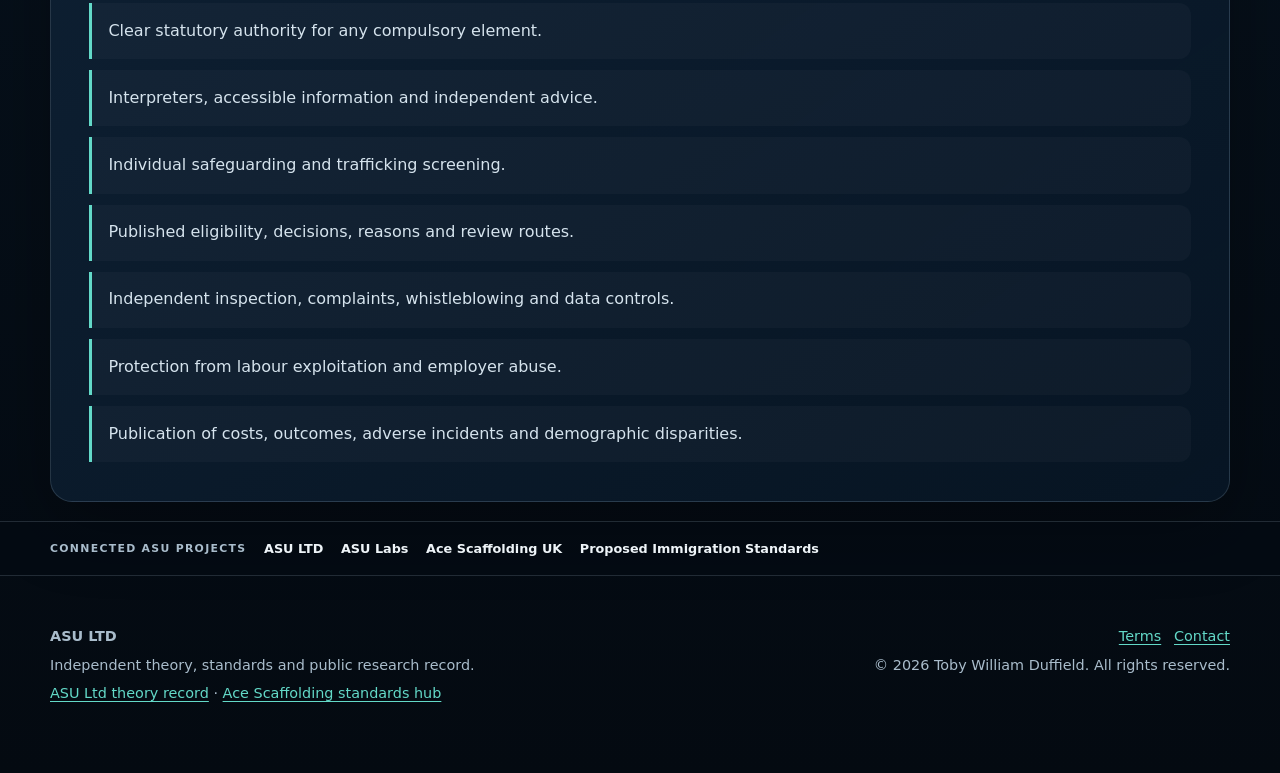
<file: safeguards.html>
<!doctype html>
<html lang="en-GB">
<head>
  <meta charset="utf-8">
  <meta name="viewport" content="width=device-width, initial-scale=1">
  <meta name="description" content="Human-rights, equality, labour, detention, removal and due-process safeguards for the ongoing policy study.">
  <meta name="author" content="Toby William Duffield">
  <meta name="robots" content="index, follow">
  <meta name="theme-color" content="#050d16">
  <meta property="og:type" content="website">
  <meta property="og:title" content="Legal and Ethical Safeguards | ASU Immigration Proposed Standards">
  <meta property="og:description" content="Human-rights, equality, labour, detention, removal and due-process safeguards for the ongoing policy study.">
  <meta property="og:url" content="https://asu-immigration-proposed-standards.uk/safeguards.html">
  <meta property="og:site_name" content="ASU Immigration Proposed Standards">
  <meta property="og:image" content="https://asu-immigration-proposed-standards.uk/assets/social-card.svg">
  <link rel="canonical" href="https://asu-immigration-proposed-standards.uk/safeguards.html">
  <link rel="icon" href="/assets/favicon.svg" type="image/svg+xml">
  <link rel="stylesheet" href="/styles.css">
  <title>Legal and Ethical Safeguards | ASU Immigration Proposed Standards</title>
<meta name="twitter:card" content="summary_large_image">
<script type="application/ld+json">{"@context": "https://schema.org", "@type": "WebPage", "name": "Legal and Ethical Safeguards | ASU Immigration Proposed Standards", "description": "Human-rights, equality, labour, detention, removal and due-process safeguards for the ongoing policy study.", "url": "https://asu-immigration-proposed-standards.uk/safeguards.html", "dateModified": "2026-09-18", "isPartOf": {"@type": "WebSite", "name": "immigration", "url": "https://asu-immigration-proposed-standards.uk/"}}</script>
<link rel="icon" href="/favicon.ico" sizes="any"><link rel="icon" type="image/png" sizes="32x32" href="/favicon-32x32.png"><link rel="icon" type="image/png" sizes="16x16" href="/favicon-16x16.png"><link rel="apple-touch-icon" sizes="180x180" href="/apple-touch-icon.png"><link rel="manifest" href="/site.webmanifest">
</head>
<body data-page="safeguards">

<a class="skip-link" href="#main-content">Skip to main content</a>
<div class="glow glow-a" aria-hidden="true"></div>
<div class="glow glow-b" aria-hidden="true"></div>
<header class="site-header">
  <a class="brand" href="/" aria-label="ASU Immigration Proposed Standards home">
    <span class="brand-mark" aria-hidden="true">ASU</span>
    <span><strong>ASU Immigration Proposed Standards</strong><small>Independent theory and standards investigation</small></span>
  </a>
  <nav aria-label="Primary navigation">
    <a data-nav="overview" href="/">Overview</a>
<a data-nav="connection" href="/connected-theory.html">Connected theory</a>
<a data-nav="standards" href="/standards.html">Standards</a>
<a data-nav="pathway" href="/pathway.html">Pathway</a>
<a data-nav="safeguards" href="/safeguards.html">Safeguards</a>
<a data-nav="research" href="/research.html">Research</a>
<a data-nav="sources" href="/sources.html">Sources</a>
  </nav>
</header>

<div class="proposal-banner" role="note"><strong>Independent research proposal</strong><span>Not government policy, legal advice or an official immigration service.</span></div>
<main id="main-content">

<section class="hero" aria-labelledby="page-title">
  <div class="eyebrow">Legal and ethical boundaries</div>
  <h1 id="page-title">Standards cannot override rights or law</h1>
  <p class="lead">The theory is credible only if equality, liberty, labour protection, safeguarding, individual assessment and due process are built into the design.</p>
</section>

<section class="content-section">
  <div class="section-heading"><span class="section-number">01</span><div><p class="kicker">Human rights</p><h2>Labels do not change legal reality</h2></div></div>
  <div class="prose">
    <p>Calling a place “rehabilitation” rather than detention does not determine whether liberty has been restricted. Any detention, compulsory residence, surveillance, family interference or removal must have lawful authority and satisfy the safeguards relevant to the right engaged.</p>
    <p>People are not presumed criminal, defective or in need of correction merely because of immigration status. The preferred terms are reception, orientation, integration, safeguarding and lawful compliance.</p>
  </div>
</section>

<section class="content-section">
  <div class="section-heading"><span class="section-number">02</span><div><p class="kicker">Equality</p><h2>Standards must be individual, not racial</h2></div></div>
  <div class="prose">
    <p>Race in the Equality Act includes colour, nationality and ethnic or national origins. Policy cannot use racial or national assumptions as evidence that a person has lower standards, is unwilling to work or is likely to behave unlawfully.</p>
    <p>The same rule applies to positive stereotypes. Each person’s circumstances, conduct, legal route and support needs must be assessed individually.</p>
  </div>
</section>

<section class="content-section">
  <div class="section-heading"><span class="section-number">03</span><div><p class="kicker">Work</p><h2>No forced or disguised compulsory labour</h2></div></div>
  <div class="prose">
    <p>Basic safety, legal consideration or access to protection cannot be made conditional on supplying unpaid labour. Volunteering must be genuinely voluntary and distinguished from work.</p>
    <p>Employers and providers must comply with current right-to-work restrictions, wage requirements, health and safety, employment protections and modern-slavery safeguards.</p>
  </div>
</section>

<section class="content-section">
  <div class="section-heading"><span class="section-number">04</span><div><p class="kicker">Detention</p><h2>Not a general tool for integration or deterrence</h2></div></div>
  <div class="prose">
    <p>Current Home Office policy includes a presumption against detention and specific consideration for adults at risk. Any decision must be based on the lawful purpose and individual facts of the case.</p>
    <p>The proposed integration scaffold should therefore normally operate in the community. Vulnerability, age, health, trafficking, torture and family circumstances require specific assessment and protection.</p>
  </div>
</section>

<section class="content-section">
  <div class="section-heading"><span class="section-number">05</span><div><p class="kicker">Removal and deportation</p><h2>Legal outcomes, not website sanctions</h2></div></div>
  <div class="prose">
    <p>Removal, deportation, refusal of leave and cancellation of permission are different legal decisions. A public “read and accept” page cannot create new grounds for any of them.</p>
    <p>Where law permits an adverse decision, the individual process must consider relevant protection and human-rights claims and provide the reasons, evidence and procedural safeguards required by the applicable framework.</p>
  </div>
</section>

<section class="content-section">
  <div class="section-heading"><span class="section-number">06</span><div><p class="kicker">Minimum conditions</p><h2>Safeguards required before any pilot</h2></div></div>
  <ul class="principles">
    <li>Independent immigration, public-law, equality and labour-law review.</li>
    <li>Clear statutory authority for any compulsory element.</li>
    <li>Interpreters, accessible information and independent advice.</li>
    <li>Individual safeguarding and trafficking screening.</li>
    <li>Published eligibility, decisions, reasons and review routes.</li>
    <li>Independent inspection, complaints, whistleblowing and data controls.</li>
    <li>Protection from labour exploitation and employer abuse.</li>
    <li>Publication of costs, outcomes, adverse incidents and demographic disparities.</li>
  </ul>
</section>

</main>

<aside class="asu-network" aria-label="Connected ASU projects">
  <div class="asu-network__inner">
    <span>Connected ASU projects</span>
    <a href="https://asultd.com/">ASU LTD</a>
    <a href="https://asulabs.uk/">ASU Labs</a>
    <a href="https://acescaffolding.uk/">Ace Scaffolding UK</a>
    <a href="https://asu-immigration-proposed-standards.uk/">Proposed Immigration Standards</a>
  </div>
</aside>
<footer>
  <div>
    <strong>ASU LTD</strong>
    <p>Independent theory, standards and public research record.</p>
    <p><a href="https://asultd.com/">ASU Ltd theory record</a> · <a href="https://acescaffolding.uk/">Ace Scaffolding standards hub</a></p>
  </div>
  <div class="footer-right">
    <div class="footer-links"><a href="/terms.html">Terms</a><a href="mailto:asultd-legal@proton.me">Contact</a></div>
    <p>© 2026 Toby William Duffield. All rights reserved.</p>
  </div>
</footer>

<script src="/script.js"></script>
</body>
</html>
</file>
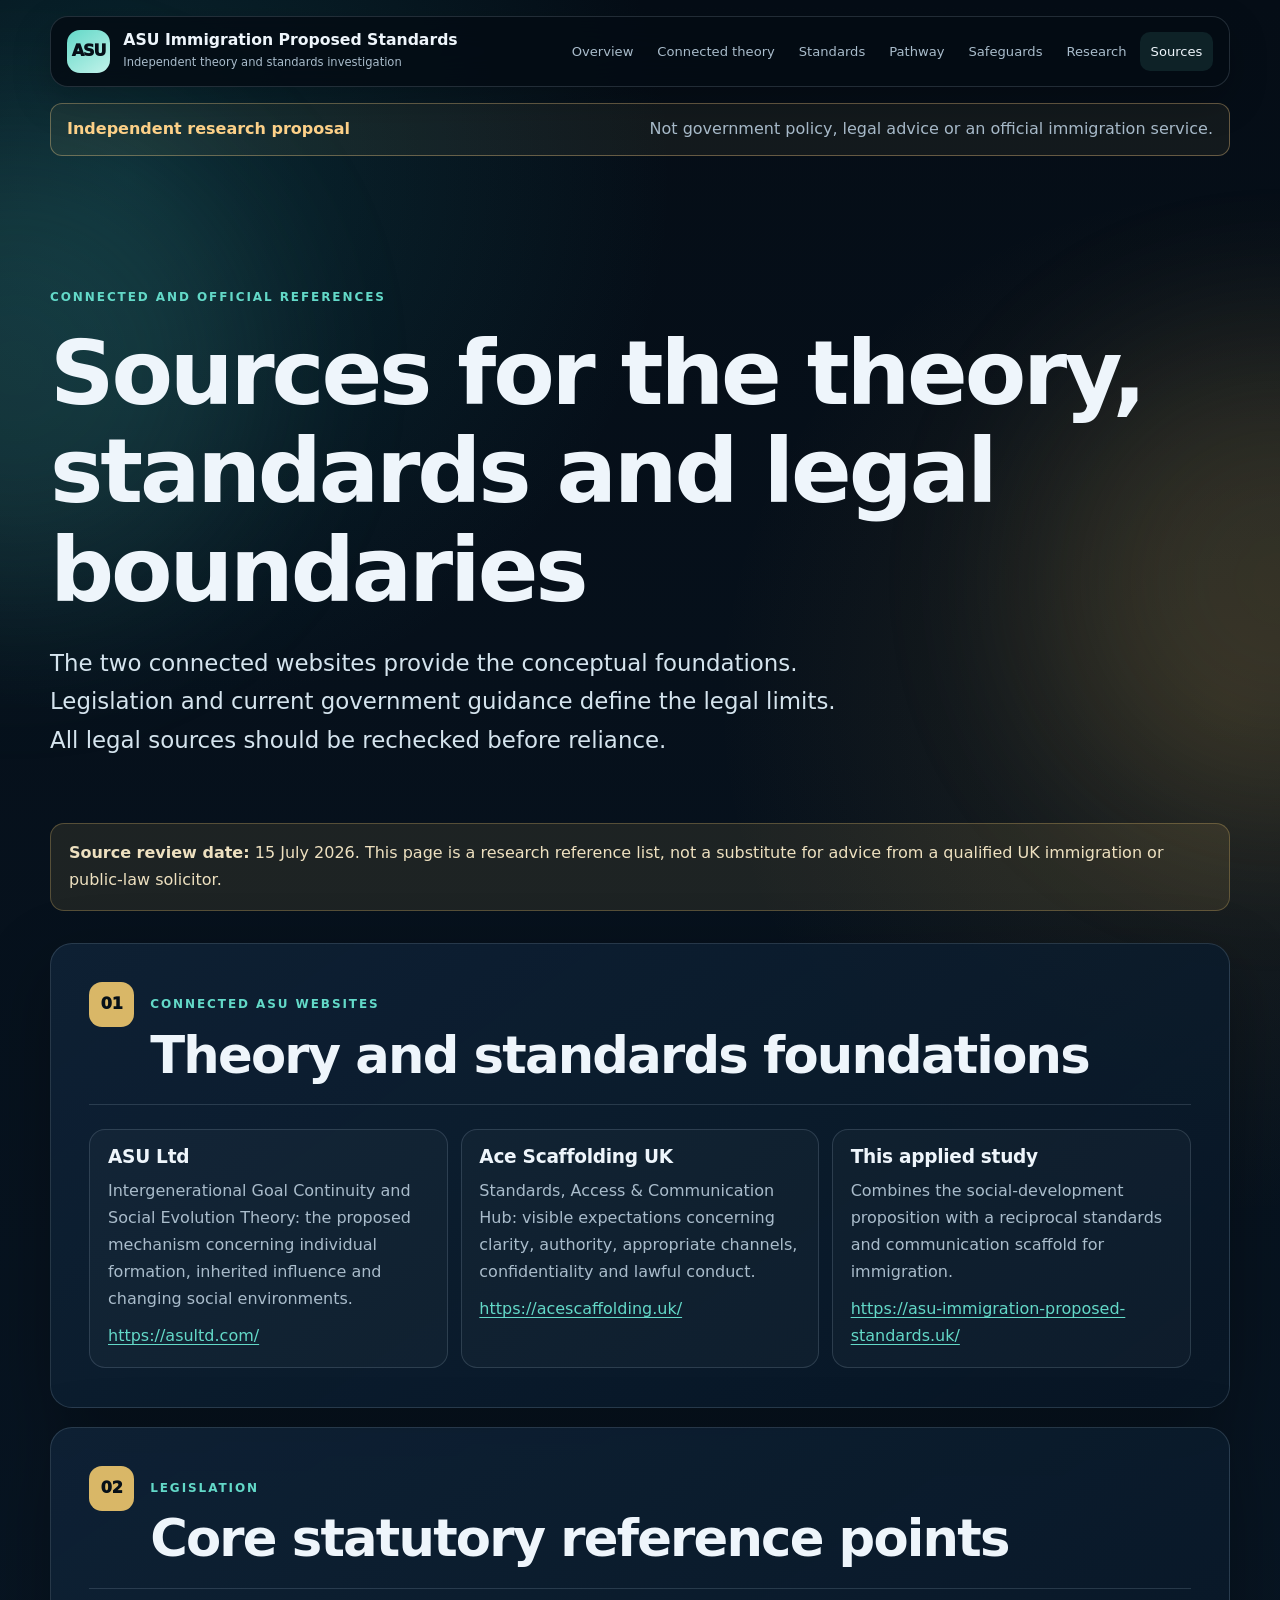
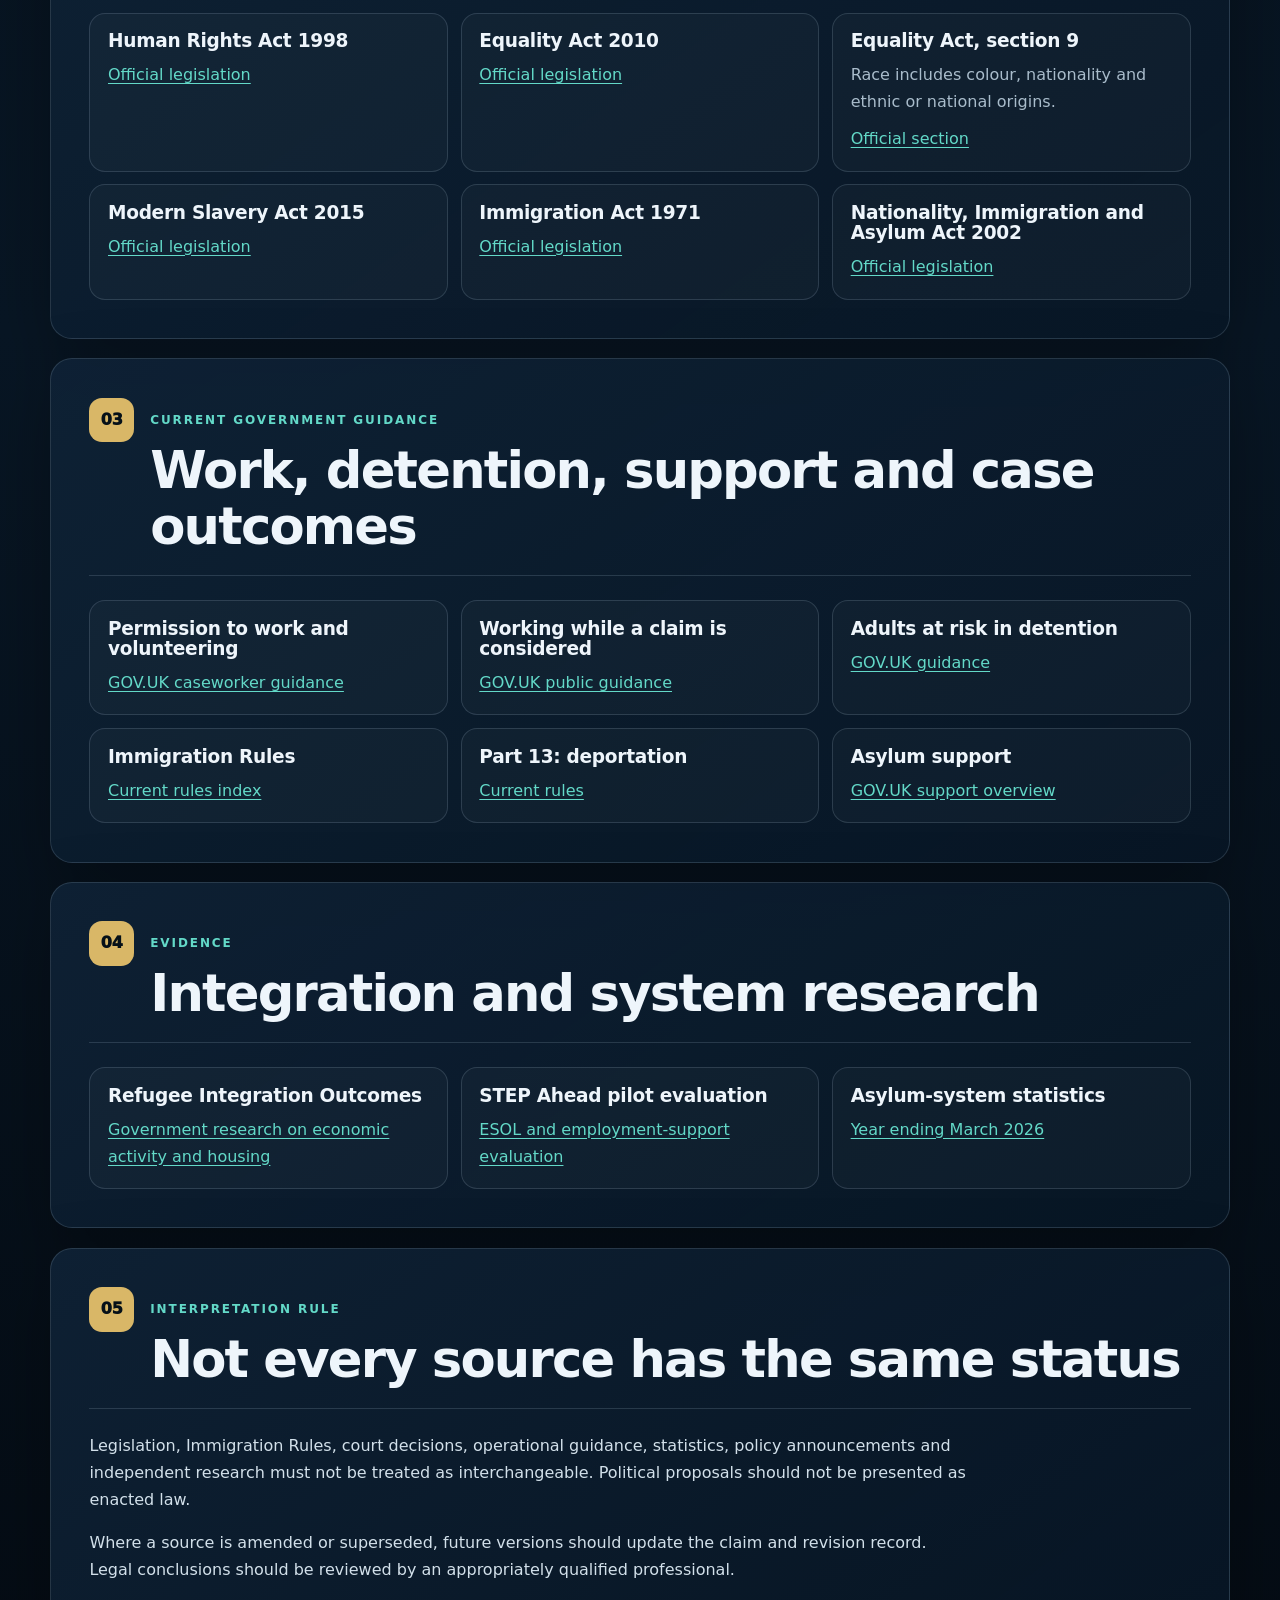
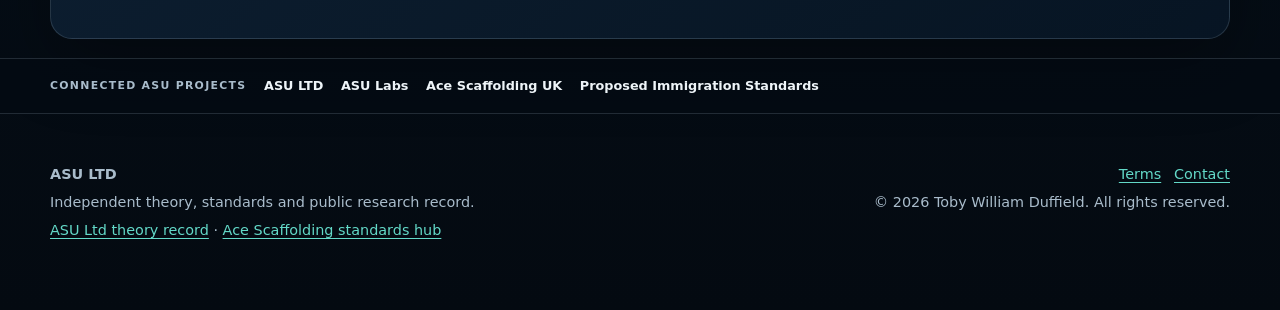
<file: sources.html>
<!doctype html>
<html lang="en-GB">
<head>
  <meta charset="utf-8">
  <meta name="viewport" content="width=device-width, initial-scale=1">
  <meta name="description" content="The connected ASU websites, legislation, government guidance and research used to frame the ongoing immigration theory.">
  <meta name="author" content="Toby William Duffield">
  <meta name="robots" content="index, follow">
  <meta name="theme-color" content="#050d16">
  <meta property="og:type" content="website">
  <meta property="og:title" content="Connected and Official Sources | ASU Immigration Proposed Standards">
  <meta property="og:description" content="The connected ASU websites, legislation, government guidance and research used to frame the ongoing immigration theory.">
  <meta property="og:url" content="https://asu-immigration-proposed-standards.uk/sources.html">
  <meta property="og:site_name" content="ASU Immigration Proposed Standards">
  <meta property="og:image" content="https://asu-immigration-proposed-standards.uk/assets/social-card.svg">
  <link rel="canonical" href="https://asu-immigration-proposed-standards.uk/sources.html">
  <link rel="icon" href="/assets/favicon.svg" type="image/svg+xml">
  <link rel="stylesheet" href="/styles.css">
  <title>Connected and Official Sources | ASU Immigration Proposed Standards</title>
<meta name="twitter:card" content="summary_large_image">
<script type="application/ld+json">{"@context": "https://schema.org", "@type": "WebPage", "name": "Connected and Official Sources | ASU Immigration Proposed Standards", "description": "The connected ASU websites, legislation, government guidance and research used to frame the ongoing immigration theory.", "url": "https://asu-immigration-proposed-standards.uk/sources.html", "dateModified": "2026-09-18", "isPartOf": {"@type": "WebSite", "name": "immigration", "url": "https://asu-immigration-proposed-standards.uk/"}}</script>
<link rel="icon" href="/favicon.ico" sizes="any"><link rel="icon" type="image/png" sizes="32x32" href="/favicon-32x32.png"><link rel="icon" type="image/png" sizes="16x16" href="/favicon-16x16.png"><link rel="apple-touch-icon" sizes="180x180" href="/apple-touch-icon.png"><link rel="manifest" href="/site.webmanifest">
</head>
<body data-page="sources">

<a class="skip-link" href="#main-content">Skip to main content</a>
<div class="glow glow-a" aria-hidden="true"></div>
<div class="glow glow-b" aria-hidden="true"></div>
<header class="site-header">
  <a class="brand" href="/" aria-label="ASU Immigration Proposed Standards home">
    <span class="brand-mark" aria-hidden="true">ASU</span>
    <span><strong>ASU Immigration Proposed Standards</strong><small>Independent theory and standards investigation</small></span>
  </a>
  <nav aria-label="Primary navigation">
    <a data-nav="overview" href="/">Overview</a>
<a data-nav="connection" href="/connected-theory.html">Connected theory</a>
<a data-nav="standards" href="/standards.html">Standards</a>
<a data-nav="pathway" href="/pathway.html">Pathway</a>
<a data-nav="safeguards" href="/safeguards.html">Safeguards</a>
<a data-nav="research" href="/research.html">Research</a>
<a data-nav="sources" href="/sources.html">Sources</a>
  </nav>
</header>

<div class="proposal-banner" role="note"><strong>Independent research proposal</strong><span>Not government policy, legal advice or an official immigration service.</span></div>
<main id="main-content">

<section class="hero" aria-labelledby="page-title">
  <div class="eyebrow">Connected and official references</div>
  <h1 id="page-title">Sources for the theory, standards and legal boundaries</h1>
  <p class="lead">The two connected websites provide the conceptual foundations. Legislation and current government guidance define the legal limits. All legal sources should be rechecked before reliance.</p>
</section>

<section class="notice"><strong>Source review date:</strong> 15 July 2026. This page is a research reference list, not a substitute for advice from a qualified UK immigration or public-law solicitor.</section>

<section class="content-section">
  <div class="section-heading"><span class="section-number">01</span><div><p class="kicker">Connected ASU websites</p><h2>Theory and standards foundations</h2></div></div>
  <div class="source-grid">
    <article class="source-card"><h3>ASU Ltd</h3><p>Intergenerational Goal Continuity and Social Evolution Theory: the proposed mechanism concerning individual formation, inherited influence and changing social environments.</p><p><a href="https://asultd.com/">https://asultd.com/</a></p></article>
    <article class="source-card"><h3>Ace Scaffolding UK</h3><p>Standards, Access & Communication Hub: visible expectations concerning clarity, authority, appropriate channels, confidentiality and lawful conduct.</p><p><a href="https://acescaffolding.uk/">https://acescaffolding.uk/</a></p></article>
    <article class="source-card"><h3>This applied study</h3><p>Combines the social-development proposition with a reciprocal standards and communication scaffold for immigration.</p><p><a href="https://asu-immigration-proposed-standards.uk/">https://asu-immigration-proposed-standards.uk/</a></p></article>
  </div>
</section>

<section class="content-section">
  <div class="section-heading"><span class="section-number">02</span><div><p class="kicker">Legislation</p><h2>Core statutory reference points</h2></div></div>
  <div class="source-grid">
    <article class="source-card"><h3>Human Rights Act 1998</h3><p><a href="https://www.legislation.gov.uk/ukpga/1998/42/contents">Official legislation</a></p></article>
    <article class="source-card"><h3>Equality Act 2010</h3><p><a href="https://www.legislation.gov.uk/ukpga/2010/15/contents">Official legislation</a></p></article>
    <article class="source-card"><h3>Equality Act, section 9</h3><p>Race includes colour, nationality and ethnic or national origins.</p><p><a href="https://www.legislation.gov.uk/ukpga/2010/15/section/9">Official section</a></p></article>
    <article class="source-card"><h3>Modern Slavery Act 2015</h3><p><a href="https://www.legislation.gov.uk/ukpga/2015/30/contents">Official legislation</a></p></article>
    <article class="source-card"><h3>Immigration Act 1971</h3><p><a href="https://www.legislation.gov.uk/ukpga/1971/77/contents">Official legislation</a></p></article>
    <article class="source-card"><h3>Nationality, Immigration and Asylum Act 2002</h3><p><a href="https://www.legislation.gov.uk/ukpga/2002/41/contents">Official legislation</a></p></article>
  </div>
</section>

<section class="content-section">
  <div class="section-heading"><span class="section-number">03</span><div><p class="kicker">Current government guidance</p><h2>Work, detention, support and case outcomes</h2></div></div>
  <div class="source-grid">
    <article class="source-card"><h3>Permission to work and volunteering</h3><p><a href="https://www.gov.uk/government/publications/handling-applications-for-permission-to-take-employment-instruction/permission-to-work-and-volunteering-for-asylum-seekers-accessible">GOV.UK caseworker guidance</a></p></article>
    <article class="source-card"><h3>Working while a claim is considered</h3><p><a href="https://www.gov.uk/government/publications/working-whilst-an-asylum-claim-is-considered/working-in-the-uk-whilst-an-asylum-case-is-considered">GOV.UK public guidance</a></p></article>
    <article class="source-card"><h3>Adults at risk in detention</h3><p><a href="https://www.gov.uk/government/publications/offender-management-caseworker-guidance/adults-at-risk-in-immigration-detention-accessible">GOV.UK guidance</a></p></article>
    <article class="source-card"><h3>Immigration Rules</h3><p><a href="https://www.gov.uk/guidance/immigration-rules">Current rules index</a></p></article>
    <article class="source-card"><h3>Part 13: deportation</h3><p><a href="https://www.gov.uk/guidance/immigration-rules/immigration-rules-part-13-deportation">Current rules</a></p></article>
    <article class="source-card"><h3>Asylum support</h3><p><a href="https://www.gov.uk/asylum-support">GOV.UK support overview</a></p></article>
  </div>
</section>

<section class="content-section">
  <div class="section-heading"><span class="section-number">04</span><div><p class="kicker">Evidence</p><h2>Integration and system research</h2></div></div>
  <div class="source-grid">
    <article class="source-card"><h3>Refugee Integration Outcomes</h3><p><a href="https://www.gov.uk/government/publications/refugee-integration-outcomes-rio-insights/refugee-integration-outcomes-rio-insights-embarks-economic-activity-and-housing-between-2015-and-2021">Government research on economic activity and housing</a></p></article>
    <article class="source-card"><h3>STEP Ahead pilot evaluation</h3><p><a href="https://www.gov.uk/government/publications/step-ahead-pilot-evaluation-report">ESOL and employment-support evaluation</a></p></article>
    <article class="source-card"><h3>Asylum-system statistics</h3><p><a href="https://www.gov.uk/government/statistics/immigration-system-statistics-year-ending-march-2026/how-many-people-are-in-the-uk-asylum-system">Year ending March 2026</a></p></article>
  </div>
</section>

<section class="content-section">
  <div class="section-heading"><span class="section-number">05</span><div><p class="kicker">Interpretation rule</p><h2>Not every source has the same status</h2></div></div>
  <div class="prose">
    <p>Legislation, Immigration Rules, court decisions, operational guidance, statistics, policy announcements and independent research must not be treated as interchangeable. Political proposals should not be presented as enacted law.</p>
    <p>Where a source is amended or superseded, future versions should update the claim and revision record. Legal conclusions should be reviewed by an appropriately qualified professional.</p>
  </div>
</section>

</main>

<aside class="asu-network" aria-label="Connected ASU projects">
  <div class="asu-network__inner">
    <span>Connected ASU projects</span>
    <a href="https://asultd.com/">ASU LTD</a>
    <a href="https://asulabs.uk/">ASU Labs</a>
    <a href="https://acescaffolding.uk/">Ace Scaffolding UK</a>
    <a href="https://asu-immigration-proposed-standards.uk/">Proposed Immigration Standards</a>
  </div>
</aside>
<footer>
  <div>
    <strong>ASU LTD</strong>
    <p>Independent theory, standards and public research record.</p>
    <p><a href="https://asultd.com/">ASU Ltd theory record</a> · <a href="https://acescaffolding.uk/">Ace Scaffolding standards hub</a></p>
  </div>
  <div class="footer-right">
    <div class="footer-links"><a href="/terms.html">Terms</a><a href="mailto:asultd-legal@proton.me">Contact</a></div>
    <p>© 2026 Toby William Duffield. All rights reserved.</p>
  </div>
</footer>

<script src="/script.js"></script>
</body>
</html>
</file>
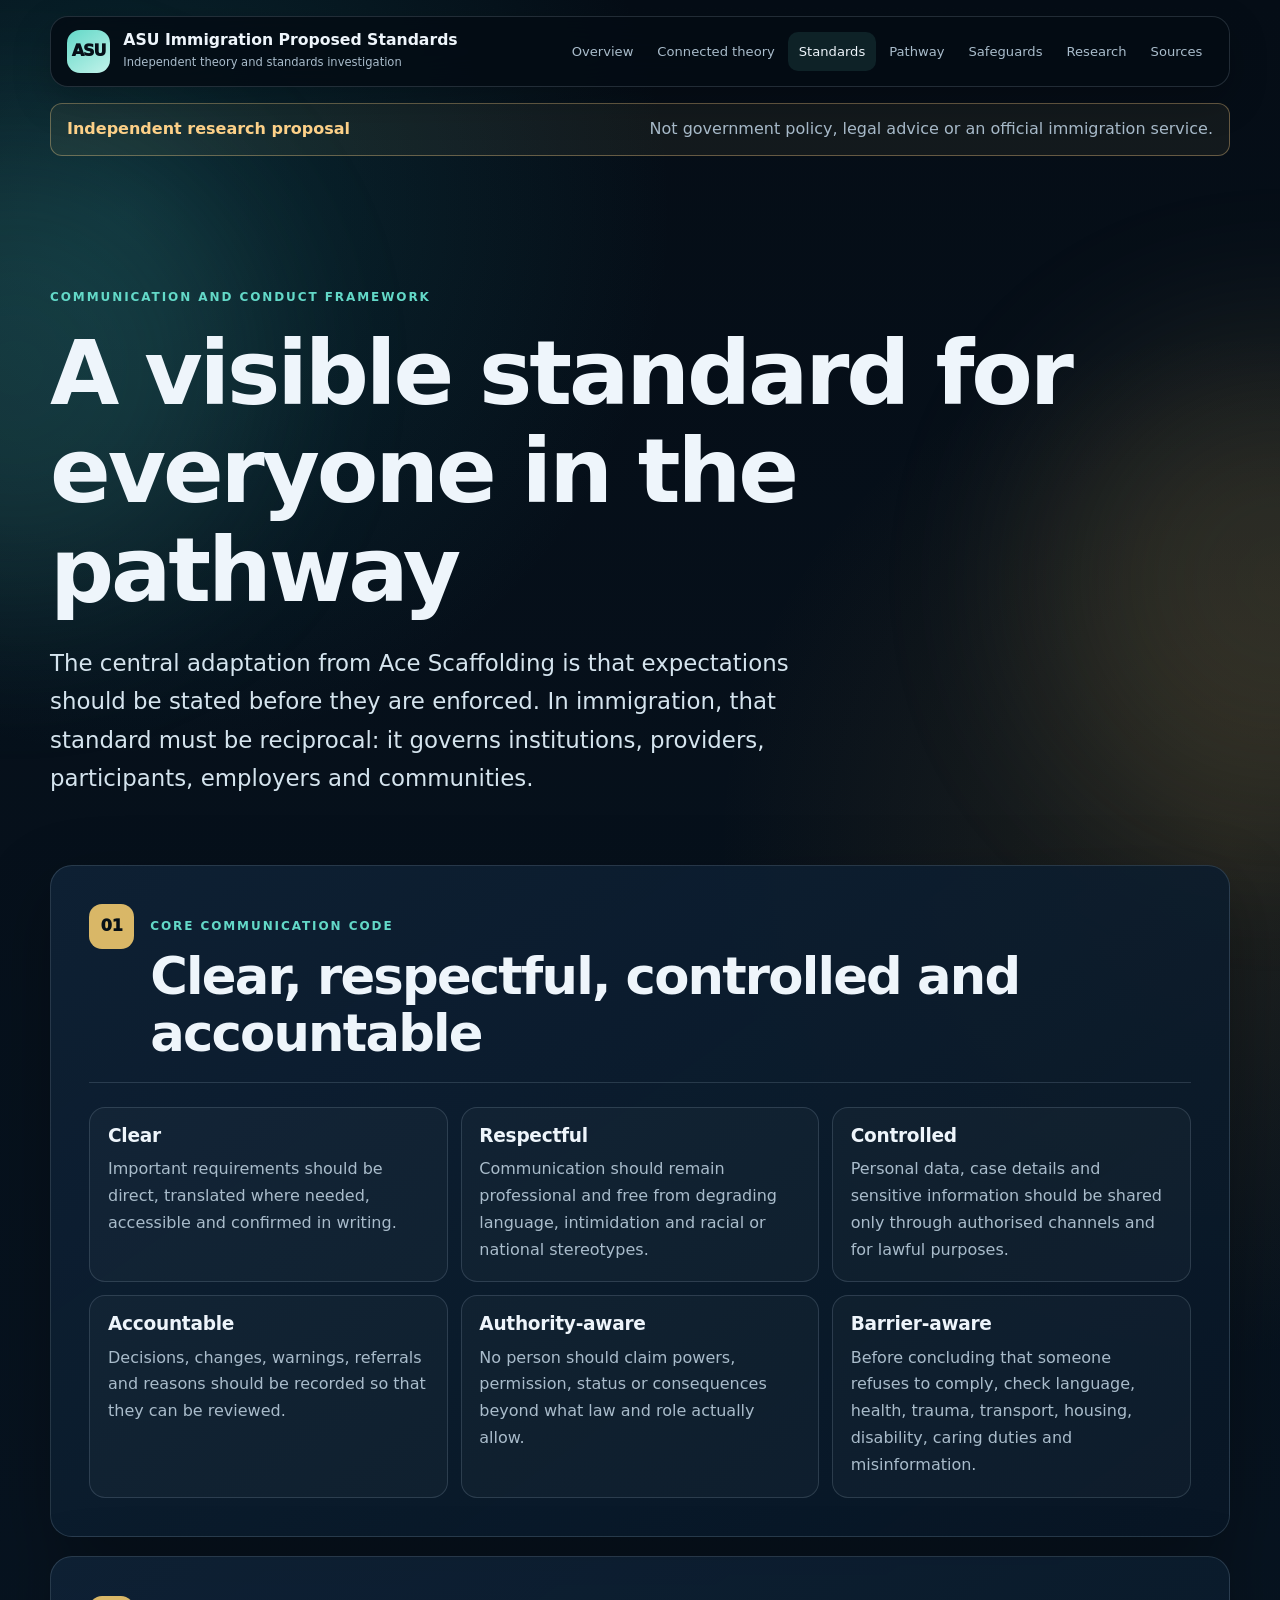
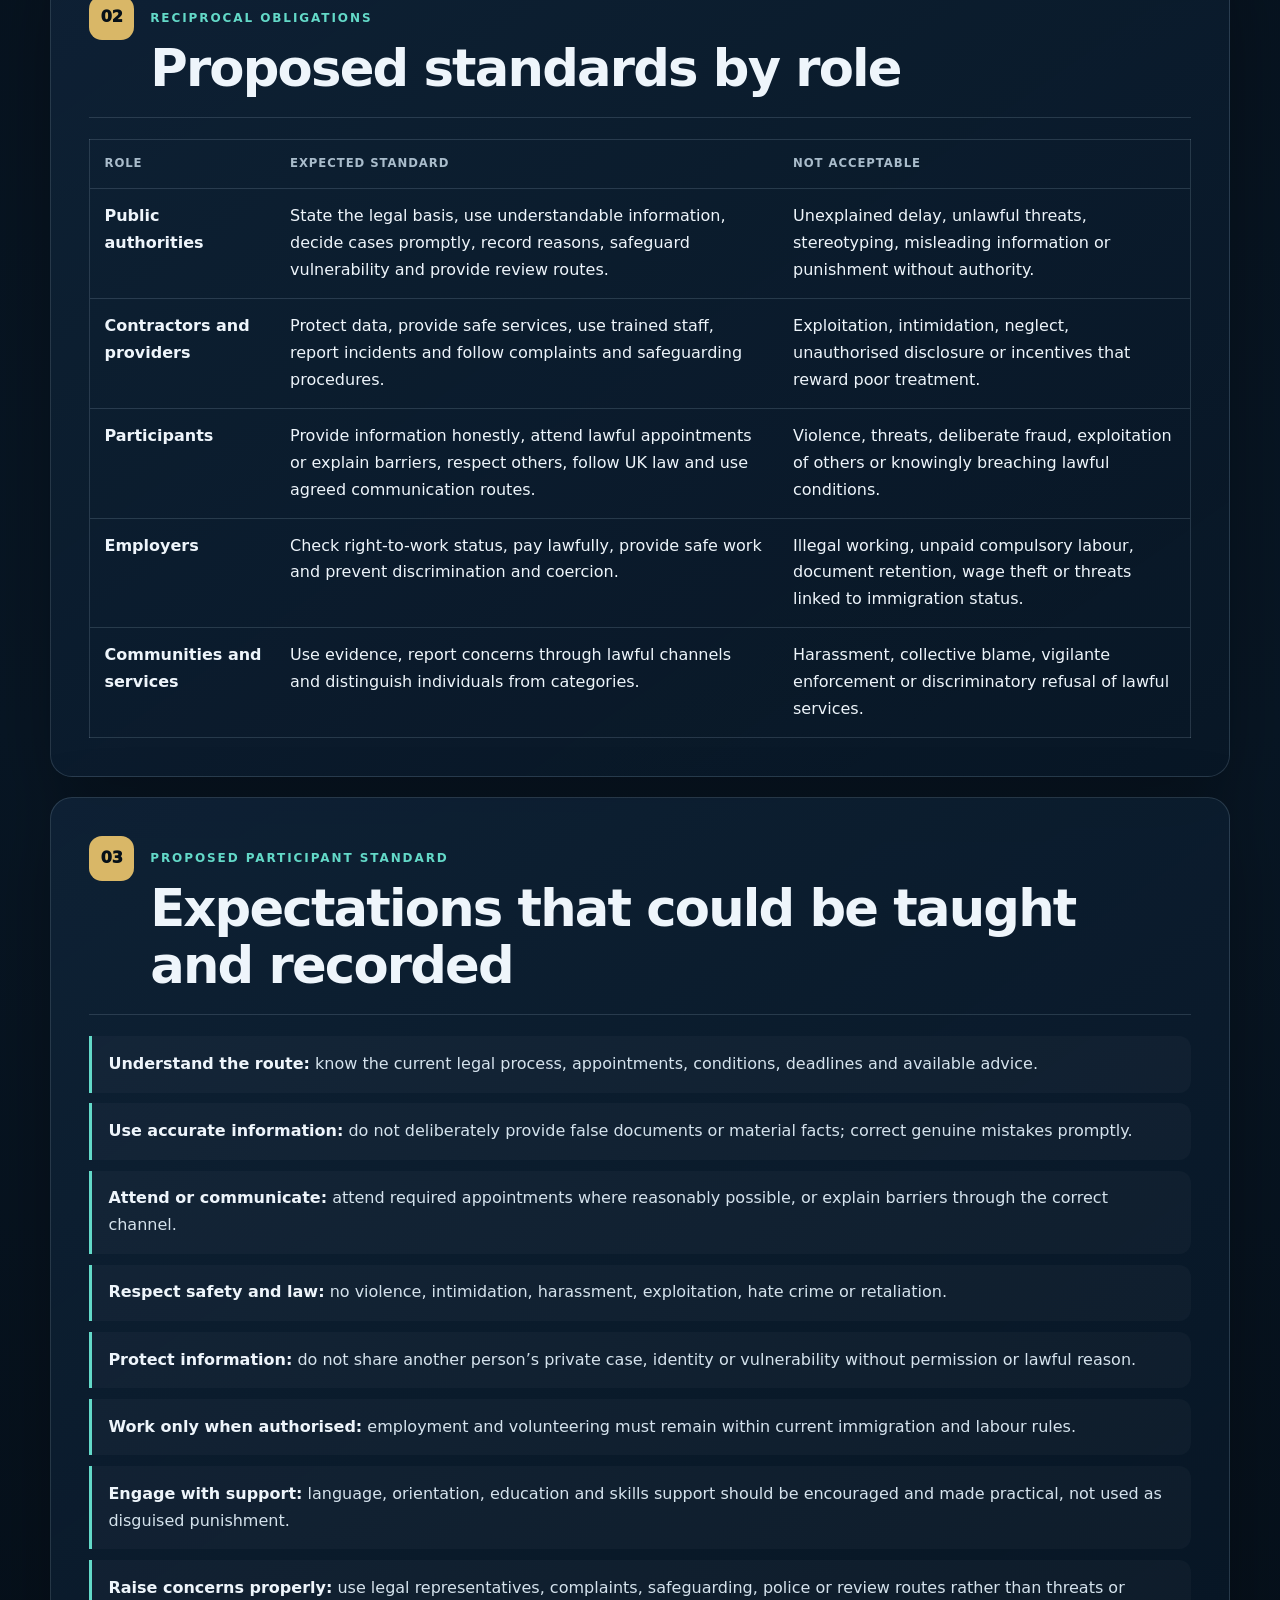
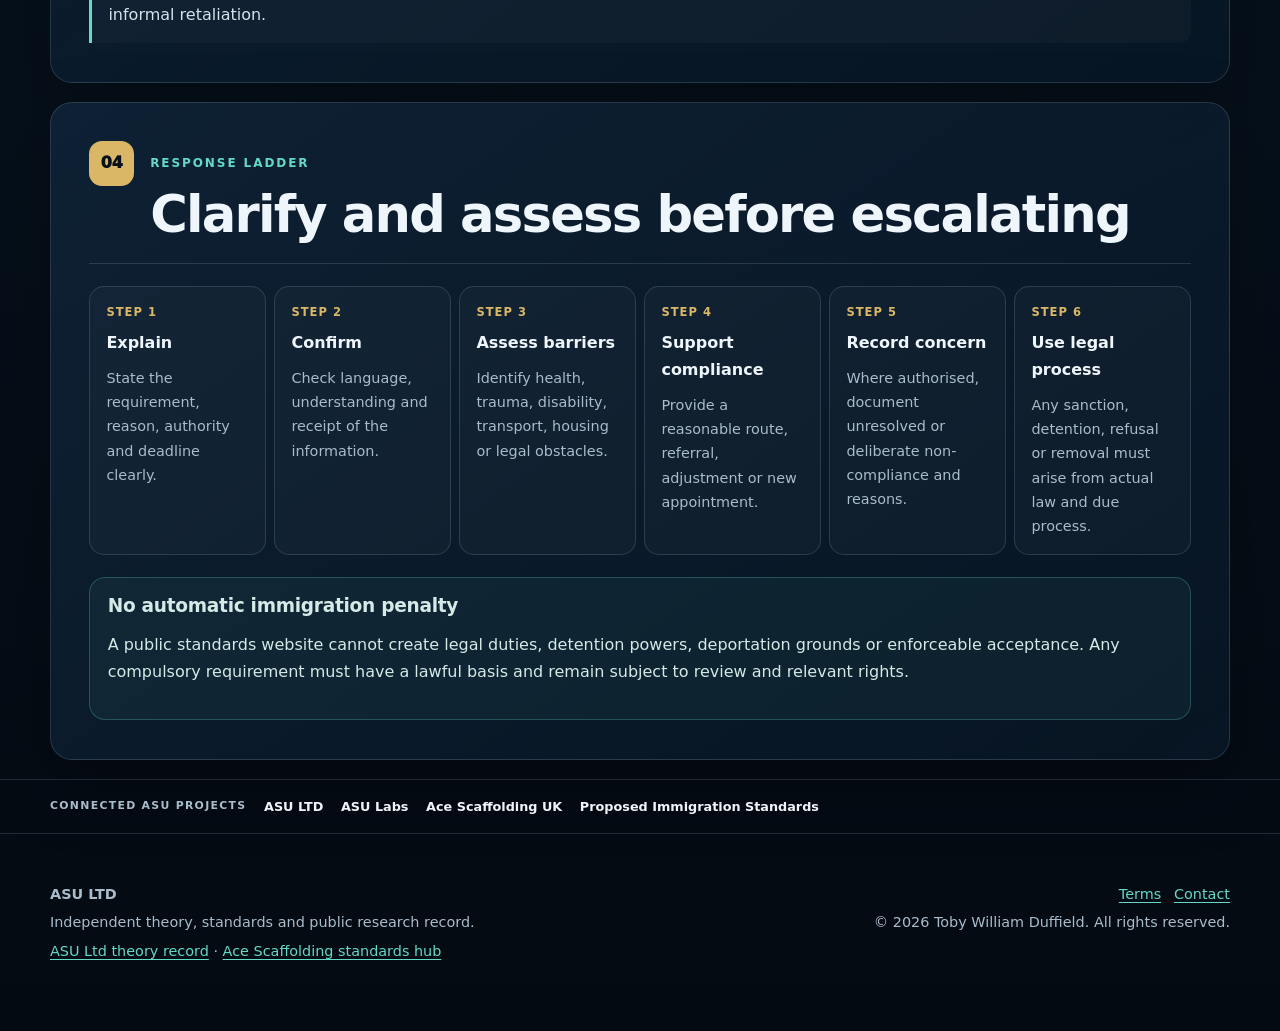
<file: standards.html>
<!doctype html>
<html lang="en-GB">
<head>
  <meta charset="utf-8">
  <meta name="viewport" content="width=device-width, initial-scale=1">
  <meta name="description" content="A reciprocal communication and conduct framework for authorities, providers, participants, employers and communities.">
  <meta name="author" content="Toby William Duffield">
  <meta name="robots" content="index, follow">
  <meta name="theme-color" content="#050d16">
  <meta property="og:type" content="website">
  <meta property="og:title" content="Communication and Conduct Standards | ASU Immigration Proposed Standards">
  <meta property="og:description" content="A reciprocal communication and conduct framework for authorities, providers, participants, employers and communities.">
  <meta property="og:url" content="https://asu-immigration-proposed-standards.uk/standards.html">
  <meta property="og:site_name" content="ASU Immigration Proposed Standards">
  <meta property="og:image" content="https://asu-immigration-proposed-standards.uk/assets/social-card.svg">
  <link rel="canonical" href="https://asu-immigration-proposed-standards.uk/standards.html">
  <link rel="icon" href="/assets/favicon.svg" type="image/svg+xml">
  <link rel="stylesheet" href="/styles.css">
  <title>Communication and Conduct Standards | ASU Immigration Proposed Standards</title>
<meta name="twitter:card" content="summary_large_image">
<script type="application/ld+json">{"@context": "https://schema.org", "@type": "WebPage", "name": "Communication and Conduct Standards | ASU Immigration Proposed Standards", "description": "A reciprocal communication and conduct framework for authorities, providers, participants, employers and communities.", "url": "https://asu-immigration-proposed-standards.uk/standards.html", "dateModified": "2026-09-18", "isPartOf": {"@type": "WebSite", "name": "immigration", "url": "https://asu-immigration-proposed-standards.uk/"}}</script>
<link rel="icon" href="/favicon.ico" sizes="any"><link rel="icon" type="image/png" sizes="32x32" href="/favicon-32x32.png"><link rel="icon" type="image/png" sizes="16x16" href="/favicon-16x16.png"><link rel="apple-touch-icon" sizes="180x180" href="/apple-touch-icon.png"><link rel="manifest" href="/site.webmanifest">
</head>
<body data-page="standards">

<a class="skip-link" href="#main-content">Skip to main content</a>
<div class="glow glow-a" aria-hidden="true"></div>
<div class="glow glow-b" aria-hidden="true"></div>
<header class="site-header">
  <a class="brand" href="/" aria-label="ASU Immigration Proposed Standards home">
    <span class="brand-mark" aria-hidden="true">ASU</span>
    <span><strong>ASU Immigration Proposed Standards</strong><small>Independent theory and standards investigation</small></span>
  </a>
  <nav aria-label="Primary navigation">
    <a data-nav="overview" href="/">Overview</a>
<a data-nav="connection" href="/connected-theory.html">Connected theory</a>
<a data-nav="standards" href="/standards.html">Standards</a>
<a data-nav="pathway" href="/pathway.html">Pathway</a>
<a data-nav="safeguards" href="/safeguards.html">Safeguards</a>
<a data-nav="research" href="/research.html">Research</a>
<a data-nav="sources" href="/sources.html">Sources</a>
  </nav>
</header>

<div class="proposal-banner" role="note"><strong>Independent research proposal</strong><span>Not government policy, legal advice or an official immigration service.</span></div>
<main id="main-content">

<section class="hero" aria-labelledby="page-title">
  <div class="eyebrow">Communication and conduct framework</div>
  <h1 id="page-title">A visible standard for everyone in the pathway</h1>
  <p class="lead">The central adaptation from Ace Scaffolding is that expectations should be stated before they are enforced. In immigration, that standard must be reciprocal: it governs institutions, providers, participants, employers and communities.</p>
</section>

<section class="content-section">
  <div class="section-heading"><span class="section-number">01</span><div><p class="kicker">Core communication code</p><h2>Clear, respectful, controlled and accountable</h2></div></div>
  <div class="standard-grid">
    <article class="standard-card"><h3>Clear</h3><p>Important requirements should be direct, translated where needed, accessible and confirmed in writing.</p></article>
    <article class="standard-card"><h3>Respectful</h3><p>Communication should remain professional and free from degrading language, intimidation and racial or national stereotypes.</p></article>
    <article class="standard-card"><h3>Controlled</h3><p>Personal data, case details and sensitive information should be shared only through authorised channels and for lawful purposes.</p></article>
    <article class="standard-card"><h3>Accountable</h3><p>Decisions, changes, warnings, referrals and reasons should be recorded so that they can be reviewed.</p></article>
    <article class="standard-card"><h3>Authority-aware</h3><p>No person should claim powers, permission, status or consequences beyond what law and role actually allow.</p></article>
    <article class="standard-card"><h3>Barrier-aware</h3><p>Before concluding that someone refuses to comply, check language, health, trauma, transport, housing, disability, caring duties and misinformation.</p></article>
  </div>
</section>

<section class="content-section">
  <div class="section-heading"><span class="section-number">02</span><div><p class="kicker">Reciprocal obligations</p><h2>Proposed standards by role</h2></div></div>
  <table class="reciprocal-table">
    <thead><tr><th>Role</th><th>Expected standard</th><th>Not acceptable</th></tr></thead>
    <tbody>
      <tr><td><strong>Public authorities</strong></td><td>State the legal basis, use understandable information, decide cases promptly, record reasons, safeguard vulnerability and provide review routes.</td><td>Unexplained delay, unlawful threats, stereotyping, misleading information or punishment without authority.</td></tr>
      <tr><td><strong>Contractors and providers</strong></td><td>Protect data, provide safe services, use trained staff, report incidents and follow complaints and safeguarding procedures.</td><td>Exploitation, intimidation, neglect, unauthorised disclosure or incentives that reward poor treatment.</td></tr>
      <tr><td><strong>Participants</strong></td><td>Provide information honestly, attend lawful appointments or explain barriers, respect others, follow UK law and use agreed communication routes.</td><td>Violence, threats, deliberate fraud, exploitation of others or knowingly breaching lawful conditions.</td></tr>
      <tr><td><strong>Employers</strong></td><td>Check right-to-work status, pay lawfully, provide safe work and prevent discrimination and coercion.</td><td>Illegal working, unpaid compulsory labour, document retention, wage theft or threats linked to immigration status.</td></tr>
      <tr><td><strong>Communities and services</strong></td><td>Use evidence, report concerns through lawful channels and distinguish individuals from categories.</td><td>Harassment, collective blame, vigilante enforcement or discriminatory refusal of lawful services.</td></tr>
    </tbody>
  </table>
</section>

<section class="content-section">
  <div class="section-heading"><span class="section-number">03</span><div><p class="kicker">Proposed participant standard</p><h2>Expectations that could be taught and recorded</h2></div></div>
  <ul class="principles">
    <li><strong>Understand the route:</strong> know the current legal process, appointments, conditions, deadlines and available advice.</li>
    <li><strong>Use accurate information:</strong> do not deliberately provide false documents or material facts; correct genuine mistakes promptly.</li>
    <li><strong>Attend or communicate:</strong> attend required appointments where reasonably possible, or explain barriers through the correct channel.</li>
    <li><strong>Respect safety and law:</strong> no violence, intimidation, harassment, exploitation, hate crime or retaliation.</li>
    <li><strong>Protect information:</strong> do not share another person’s private case, identity or vulnerability without permission or lawful reason.</li>
    <li><strong>Work only when authorised:</strong> employment and volunteering must remain within current immigration and labour rules.</li>
    <li><strong>Engage with support:</strong> language, orientation, education and skills support should be encouraged and made practical, not used as disguised punishment.</li>
    <li><strong>Raise concerns properly:</strong> use legal representatives, complaints, safeguarding, police or review routes rather than threats or informal retaliation.</li>
  </ul>
</section>

<section class="content-section">
  <div class="section-heading"><span class="section-number">04</span><div><p class="kicker">Response ladder</p><h2>Clarify and assess before escalating</h2></div></div>
  <div class="ladder">
    <article class="ladder-step"><span>Step 1</span><strong>Explain</strong><p>State the requirement, reason, authority and deadline clearly.</p></article>
    <article class="ladder-step"><span>Step 2</span><strong>Confirm</strong><p>Check language, understanding and receipt of the information.</p></article>
    <article class="ladder-step"><span>Step 3</span><strong>Assess barriers</strong><p>Identify health, trauma, disability, transport, housing or legal obstacles.</p></article>
    <article class="ladder-step"><span>Step 4</span><strong>Support compliance</strong><p>Provide a reasonable route, referral, adjustment or new appointment.</p></article>
    <article class="ladder-step"><span>Step 5</span><strong>Record concern</strong><p>Where authorised, document unresolved or deliberate non-compliance and reasons.</p></article>
    <article class="ladder-step"><span>Step 6</span><strong>Use legal process</strong><p>Any sanction, detention, refusal or removal must arise from actual law and due process.</p></article>
  </div>
  <div class="callout"><h3>No automatic immigration penalty</h3><p>A public standards website cannot create legal duties, detention powers, deportation grounds or enforceable acceptance. Any compulsory requirement must have a lawful basis and remain subject to review and relevant rights.</p></div>
</section>

</main>

<aside class="asu-network" aria-label="Connected ASU projects">
  <div class="asu-network__inner">
    <span>Connected ASU projects</span>
    <a href="https://asultd.com/">ASU LTD</a>
    <a href="https://asulabs.uk/">ASU Labs</a>
    <a href="https://acescaffolding.uk/">Ace Scaffolding UK</a>
    <a href="https://asu-immigration-proposed-standards.uk/">Proposed Immigration Standards</a>
  </div>
</aside>
<footer>
  <div>
    <strong>ASU LTD</strong>
    <p>Independent theory, standards and public research record.</p>
    <p><a href="https://asultd.com/">ASU Ltd theory record</a> · <a href="https://acescaffolding.uk/">Ace Scaffolding standards hub</a></p>
  </div>
  <div class="footer-right">
    <div class="footer-links"><a href="/terms.html">Terms</a><a href="mailto:asultd-legal@proton.me">Contact</a></div>
    <p>© 2026 Toby William Duffield. All rights reserved.</p>
  </div>
</footer>

<script src="/script.js"></script>
</body>
</html>
</file>
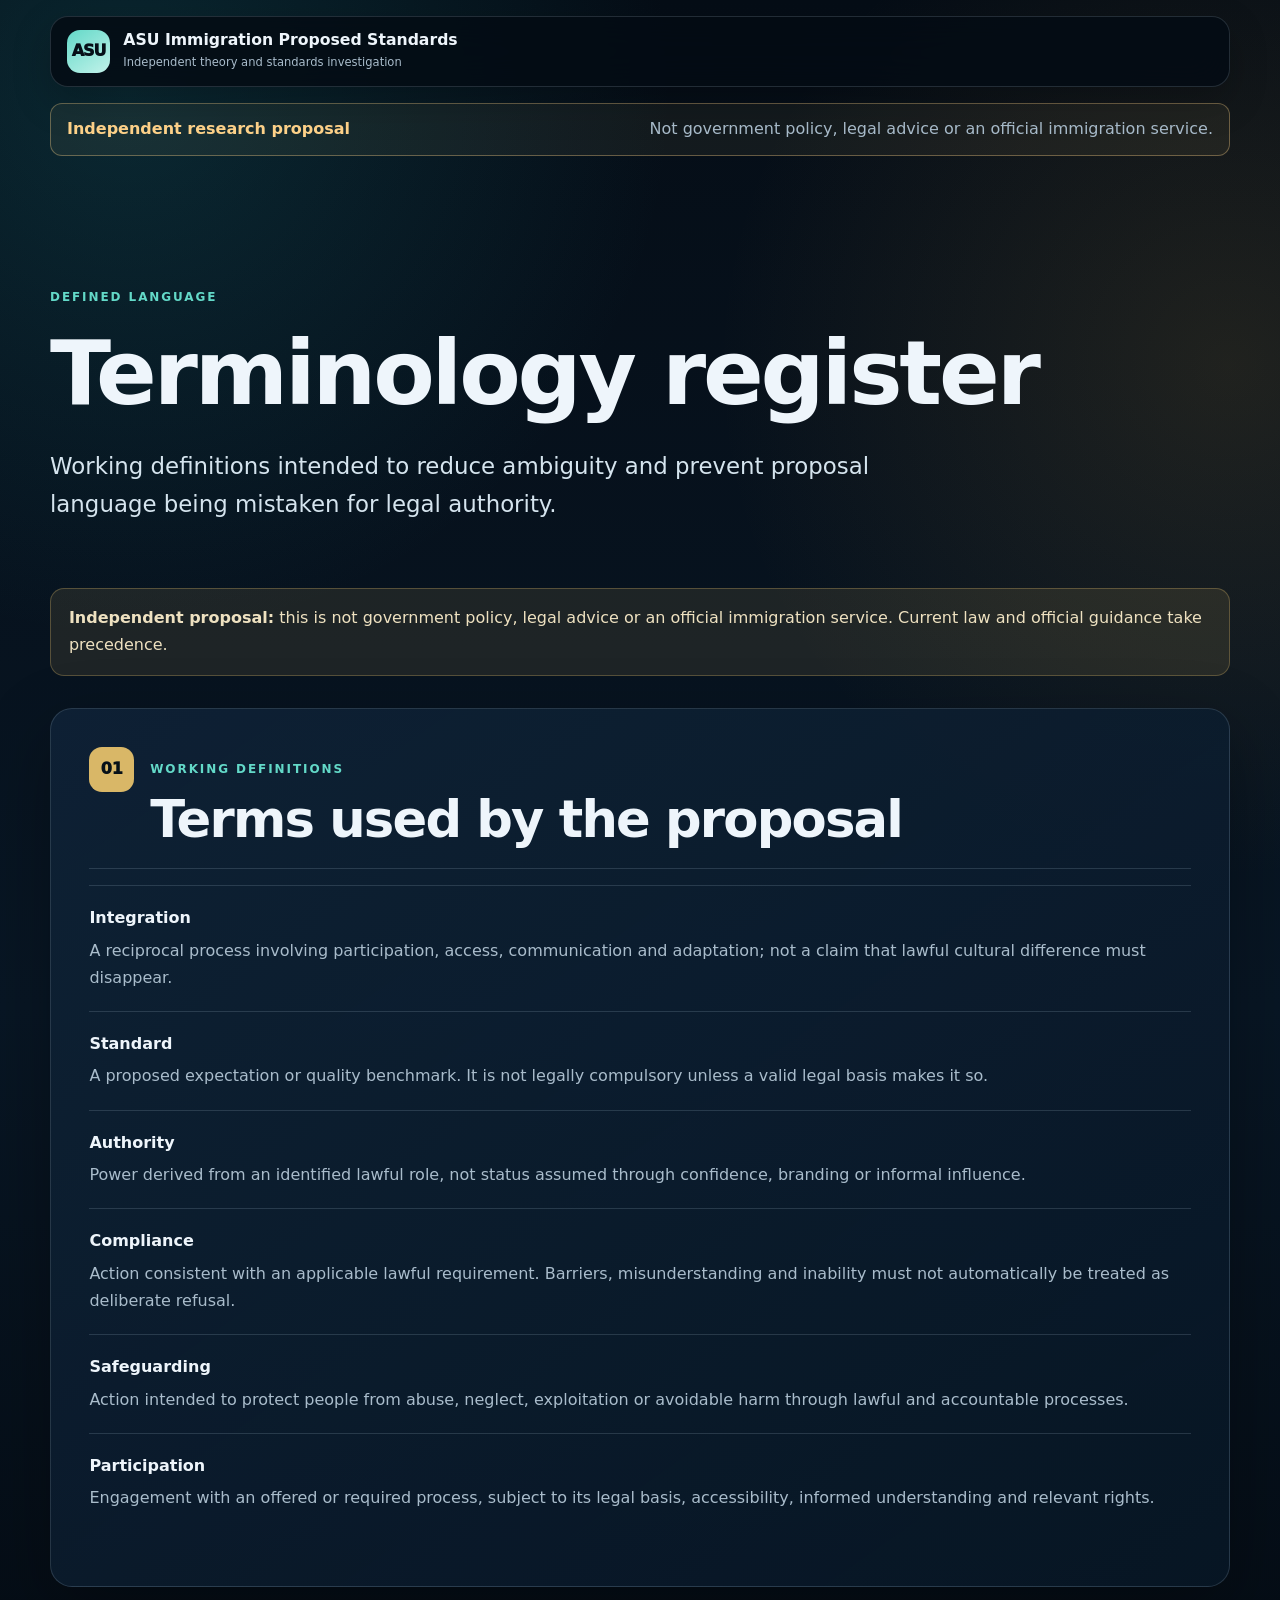
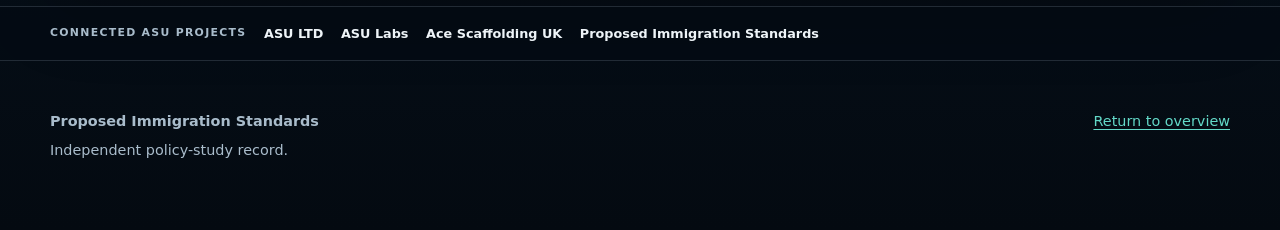
<file: terminology.html>
<!doctype html><html lang="en-GB"><head><meta charset="utf-8"><meta name="viewport" content="width=device-width,initial-scale=1"><meta name="description" content="Working definitions intended to reduce ambiguity and prevent proposal language being mistaken for legal authority."><link rel="stylesheet" href="/styles.css"><title>Terminology register | Proposed Immigration Standards</title><link rel="canonical" href="https://asu-immigration-proposed-standards.uk/terminology.html">
<meta property="og:type" content="website">
<meta property="og:title" content="Terminology register | Proposed Immigration Standards">
<meta property="og:description" content="Working definitions intended to reduce ambiguity and prevent proposal language being mistaken for legal authority.">
<meta property="og:url" content="https://asu-immigration-proposed-standards.uk/terminology.html">
<meta property="og:image" content="https://asu-immigration-proposed-standards.uk/assets/social-card.svg">
<meta name="twitter:card" content="summary_large_image">
<script type="application/ld+json">{"@context": "https://schema.org", "@type": "WebPage", "name": "Terminology register | Proposed Immigration Standards", "description": "Working definitions intended to reduce ambiguity and prevent proposal language being mistaken for legal authority.", "url": "https://asu-immigration-proposed-standards.uk/terminology.html", "dateModified": "2026-09-18", "isPartOf": {"@type": "WebSite", "name": "immigration", "url": "https://asu-immigration-proposed-standards.uk/"}}</script>
<link rel="icon" href="/assets/favicon.svg" type="image/svg+xml">
<link rel="icon" href="/favicon.ico" sizes="any"><link rel="icon" type="image/png" sizes="32x32" href="/favicon-32x32.png"><link rel="icon" type="image/png" sizes="16x16" href="/favicon-16x16.png"><link rel="apple-touch-icon" sizes="180x180" href="/apple-touch-icon.png"><link rel="manifest" href="/site.webmanifest">
</head><body><a class="skip-link" href="#main-content">Skip to main content</a><header class="site-header"><a class="brand" href="/"><span class="brand-mark">ASU</span><span><strong>ASU Immigration Proposed Standards</strong><small>Independent theory and standards investigation</small></span></a></header><div class="proposal-banner" role="note"><strong>Independent research proposal</strong><span>Not government policy, legal advice or an official immigration service.</span></div>
<main id="main-content"><section class="hero"><div class="eyebrow">Defined language</div><h1>Terminology register</h1><p class="lead">Working definitions intended to reduce ambiguity and prevent proposal language being mistaken for legal authority.</p></section><section class="notice"><strong>Independent proposal:</strong> this is not government policy, legal advice or an official immigration service. Current law and official guidance take precedence.</section><section class="content-section"><div class="section-heading"><span class="section-number">01</span><div><p class="kicker">Working definitions</p><h2>Terms used by the proposal</h2></div></div><dl class="definition-list"><div><dt>Integration</dt><dd>A reciprocal process involving participation, access, communication and adaptation; not a claim that lawful cultural difference must disappear.</dd></div><div><dt>Standard</dt><dd>A proposed expectation or quality benchmark. It is not legally compulsory unless a valid legal basis makes it so.</dd></div><div><dt>Authority</dt><dd>Power derived from an identified lawful role, not status assumed through confidence, branding or informal influence.</dd></div><div><dt>Compliance</dt><dd>Action consistent with an applicable lawful requirement. Barriers, misunderstanding and inability must not automatically be treated as deliberate refusal.</dd></div><div><dt>Safeguarding</dt><dd>Action intended to protect people from abuse, neglect, exploitation or avoidable harm through lawful and accountable processes.</dd></div><div><dt>Participation</dt><dd>Engagement with an offered or required process, subject to its legal basis, accessibility, informed understanding and relevant rights.</dd></div></dl></section></main><aside class="asu-network" aria-label="Connected ASU projects">
  <div class="asu-network__inner">
    <span>Connected ASU projects</span>
    <a href="https://asultd.com/">ASU LTD</a>
    <a href="https://asulabs.uk/">ASU Labs</a>
    <a href="https://acescaffolding.uk/">Ace Scaffolding UK</a>
    <a href="https://asu-immigration-proposed-standards.uk/">Proposed Immigration Standards</a>
  </div>
</aside>
<footer><div><strong>Proposed Immigration Standards</strong><p>Independent policy-study record.</p></div><div class="footer-right"><a href="/">Return to overview</a></div></footer></body></html>
</file>
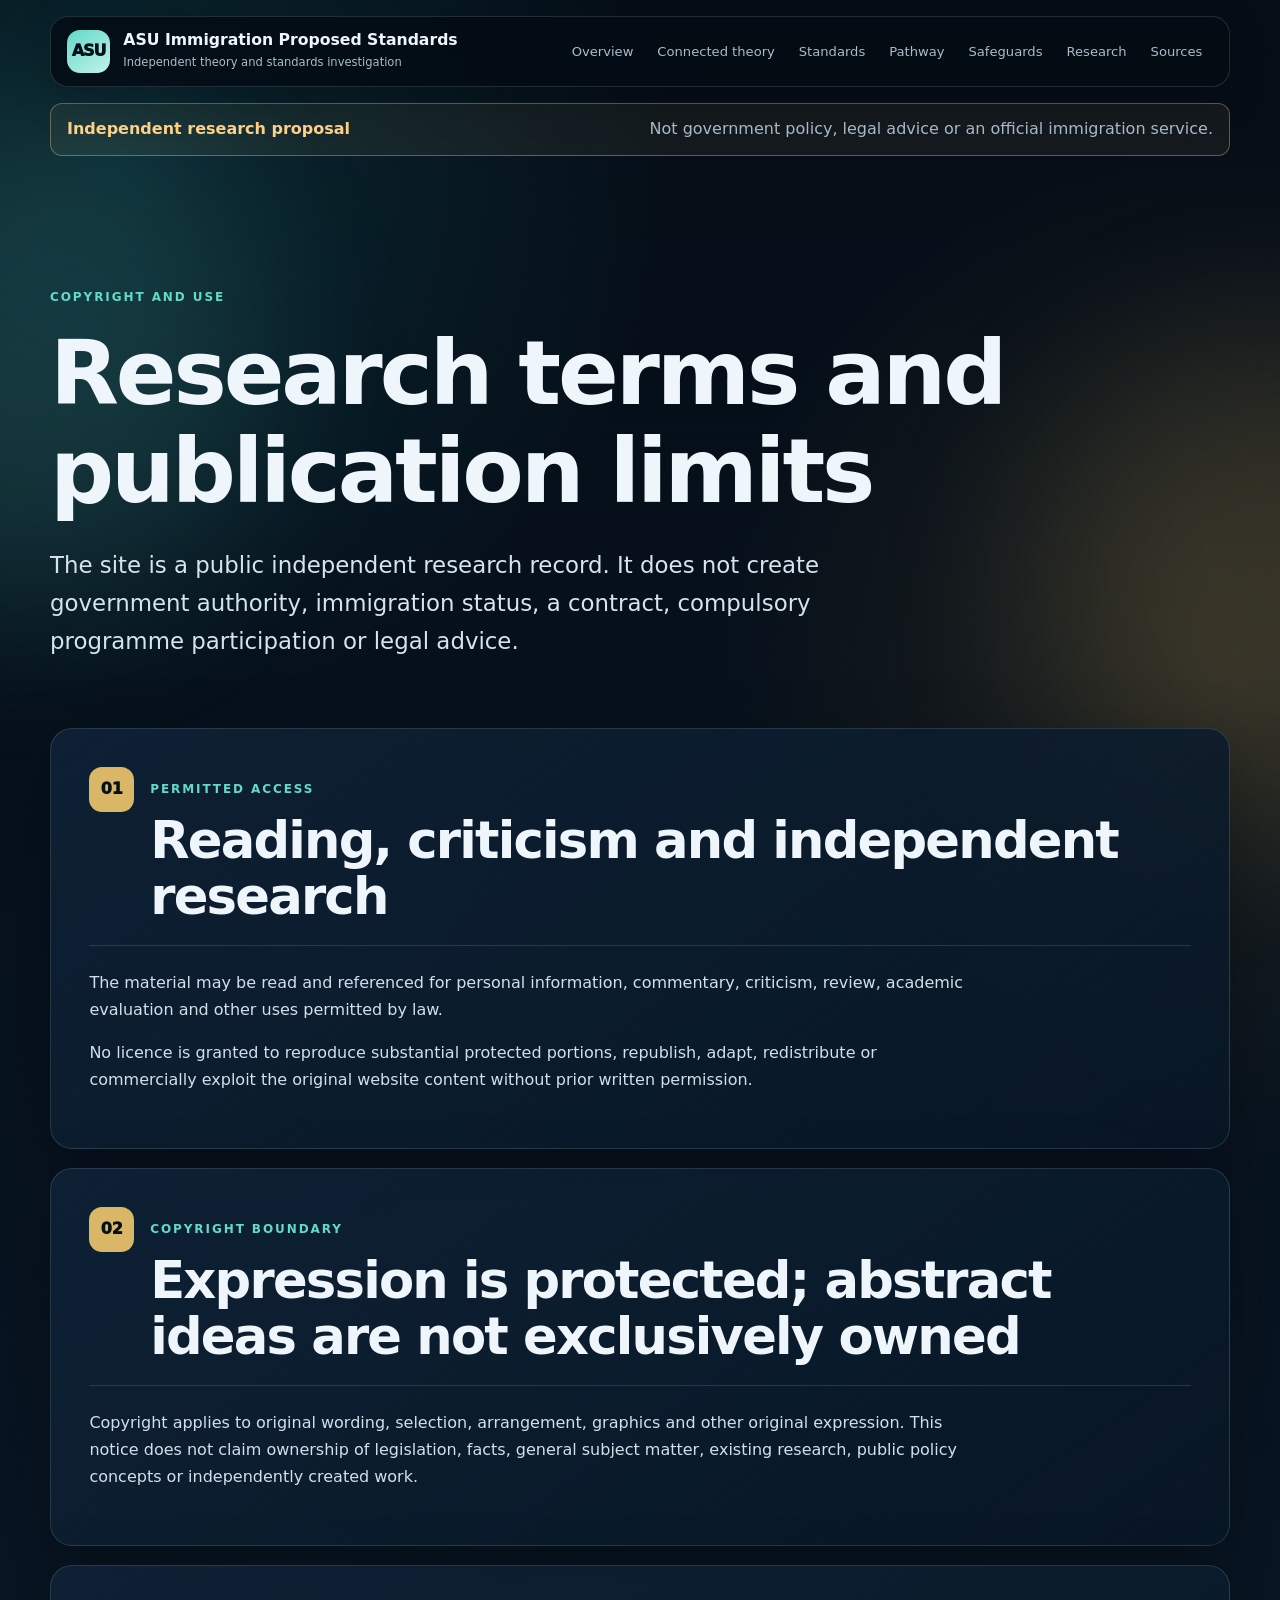
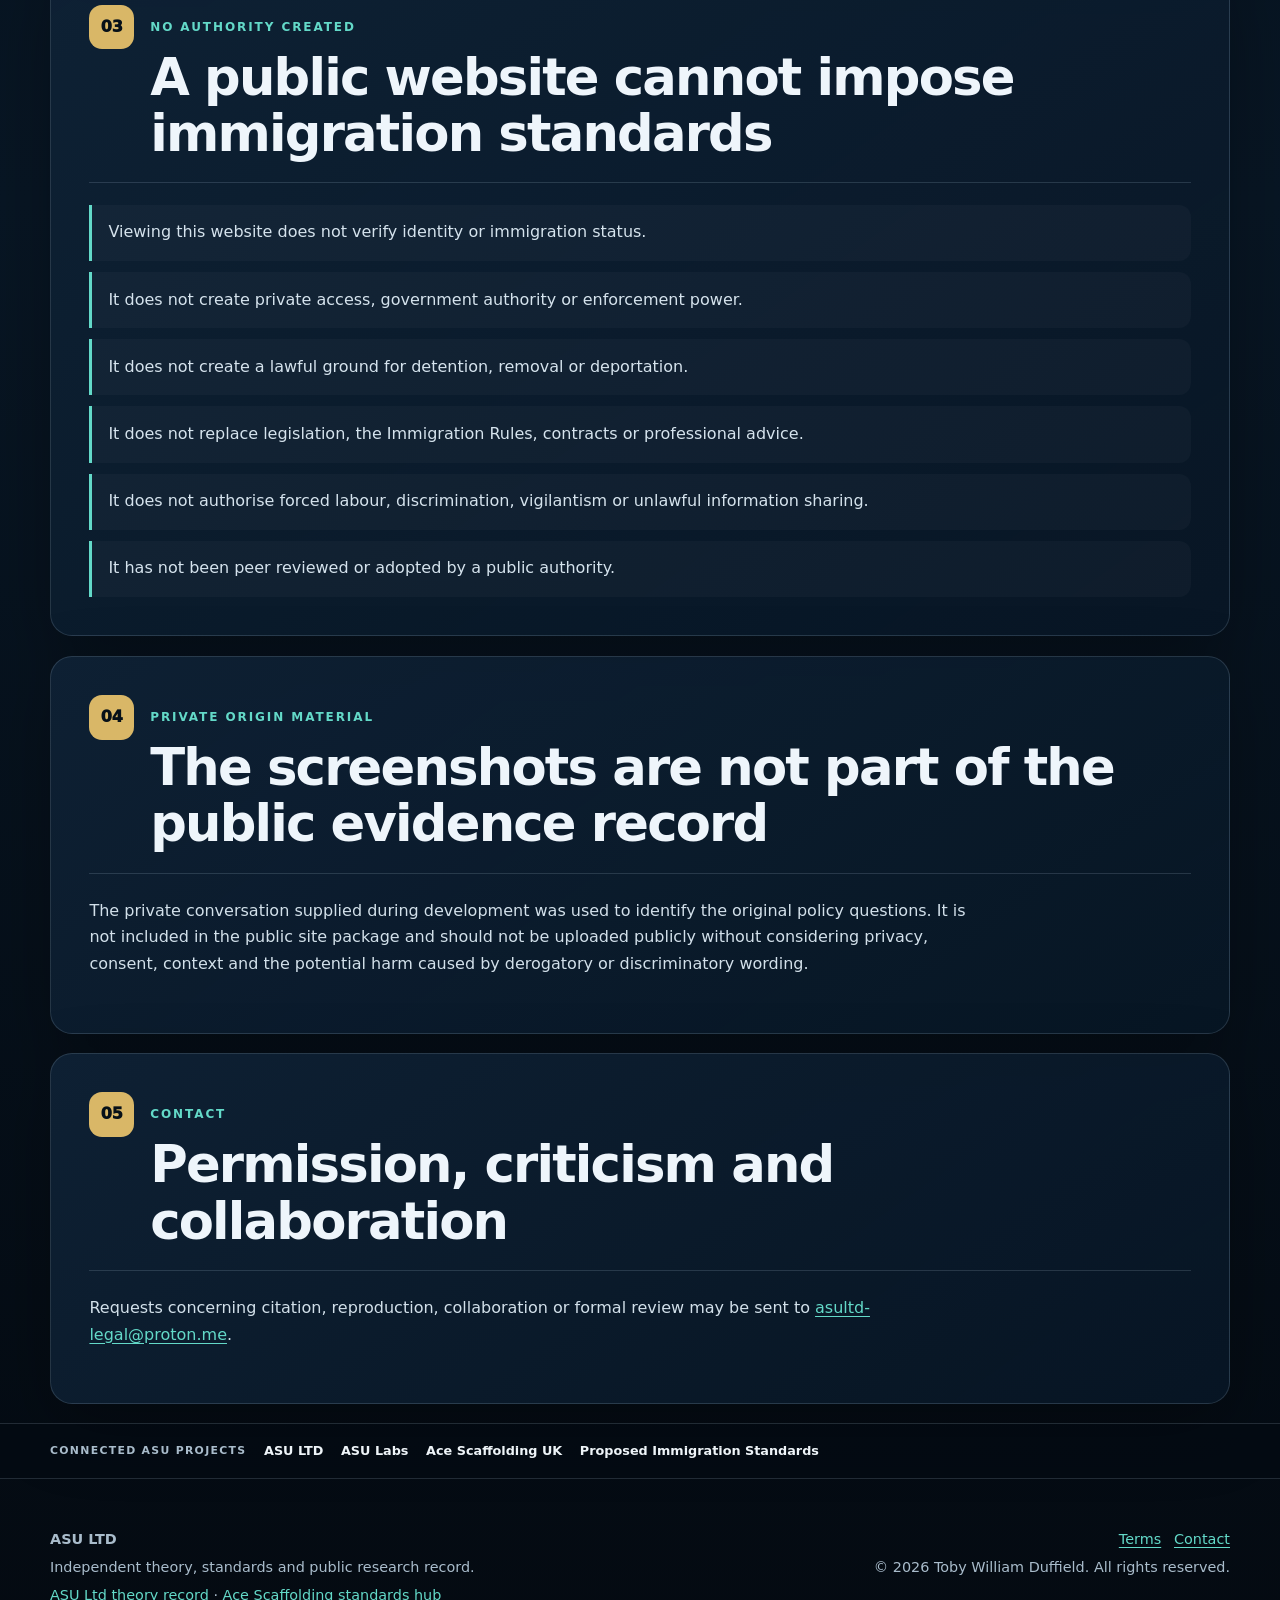
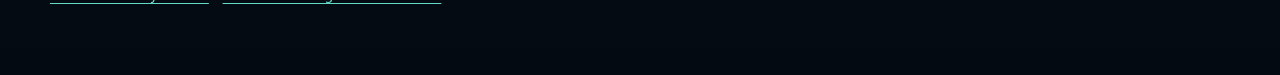
<file: terms.html>
<!doctype html>
<html lang="en-GB">
<head>
  <meta charset="utf-8">
  <meta name="viewport" content="width=device-width, initial-scale=1">
  <meta name="description" content="Copyright, publication, authority and use limits for the independent immigration theory and standards website.">
  <meta name="author" content="Toby William Duffield">
  <meta name="robots" content="index, follow">
  <meta name="theme-color" content="#050d16">
  <meta property="og:type" content="website">
  <meta property="og:title" content="Copyright and Research Terms | ASU Immigration Proposed Standards">
  <meta property="og:description" content="Copyright, publication, authority and use limits for the independent immigration theory and standards website.">
  <meta property="og:url" content="https://asu-immigration-proposed-standards.uk/terms.html">
  <meta property="og:site_name" content="ASU Immigration Proposed Standards">
  <meta property="og:image" content="https://asu-immigration-proposed-standards.uk/assets/social-card.svg">
  <link rel="canonical" href="https://asu-immigration-proposed-standards.uk/terms.html">
  <link rel="icon" href="/assets/favicon.svg" type="image/svg+xml">
  <link rel="stylesheet" href="/styles.css">
  <title>Copyright and Research Terms | ASU Immigration Proposed Standards</title>
<meta name="twitter:card" content="summary_large_image">
<script type="application/ld+json">{"@context": "https://schema.org", "@type": "WebPage", "name": "Copyright and Research Terms | ASU Immigration Proposed Standards", "description": "Copyright, publication, authority and use limits for the independent immigration theory and standards website.", "url": "https://asu-immigration-proposed-standards.uk/terms.html", "dateModified": "2026-09-18", "isPartOf": {"@type": "WebSite", "name": "immigration", "url": "https://asu-immigration-proposed-standards.uk/"}}</script>
<link rel="icon" href="/favicon.ico" sizes="any"><link rel="icon" type="image/png" sizes="32x32" href="/favicon-32x32.png"><link rel="icon" type="image/png" sizes="16x16" href="/favicon-16x16.png"><link rel="apple-touch-icon" sizes="180x180" href="/apple-touch-icon.png"><link rel="manifest" href="/site.webmanifest">
</head>
<body data-page="terms">

<a class="skip-link" href="#main-content">Skip to main content</a>
<div class="glow glow-a" aria-hidden="true"></div>
<div class="glow glow-b" aria-hidden="true"></div>
<header class="site-header">
  <a class="brand" href="/" aria-label="ASU Immigration Proposed Standards home">
    <span class="brand-mark" aria-hidden="true">ASU</span>
    <span><strong>ASU Immigration Proposed Standards</strong><small>Independent theory and standards investigation</small></span>
  </a>
  <nav aria-label="Primary navigation">
    <a data-nav="overview" href="/">Overview</a>
<a data-nav="connection" href="/connected-theory.html">Connected theory</a>
<a data-nav="standards" href="/standards.html">Standards</a>
<a data-nav="pathway" href="/pathway.html">Pathway</a>
<a data-nav="safeguards" href="/safeguards.html">Safeguards</a>
<a data-nav="research" href="/research.html">Research</a>
<a data-nav="sources" href="/sources.html">Sources</a>
  </nav>
</header>

<div class="proposal-banner" role="note"><strong>Independent research proposal</strong><span>Not government policy, legal advice or an official immigration service.</span></div>
<main id="main-content">

<section class="hero" aria-labelledby="page-title">
  <div class="eyebrow">Copyright and use</div>
  <h1 id="page-title">Research terms and publication limits</h1>
  <p class="lead">The site is a public independent research record. It does not create government authority, immigration status, a contract, compulsory programme participation or legal advice.</p>
</section>

<section class="content-section">
  <div class="section-heading"><span class="section-number">01</span><div><p class="kicker">Permitted access</p><h2>Reading, criticism and independent research</h2></div></div>
  <div class="prose">
    <p>The material may be read and referenced for personal information, commentary, criticism, review, academic evaluation and other uses permitted by law.</p>
    <p>No licence is granted to reproduce substantial protected portions, republish, adapt, redistribute or commercially exploit the original website content without prior written permission.</p>
  </div>
</section>

<section class="content-section">
  <div class="section-heading"><span class="section-number">02</span><div><p class="kicker">Copyright boundary</p><h2>Expression is protected; abstract ideas are not exclusively owned</h2></div></div>
  <div class="prose">
    <p>Copyright applies to original wording, selection, arrangement, graphics and other original expression. This notice does not claim ownership of legislation, facts, general subject matter, existing research, public policy concepts or independently created work.</p>
  </div>
</section>

<section class="content-section">
  <div class="section-heading"><span class="section-number">03</span><div><p class="kicker">No authority created</p><h2>A public website cannot impose immigration standards</h2></div></div>
  <ul class="principles">
    <li>Viewing this website does not verify identity or immigration status.</li>
    <li>It does not create private access, government authority or enforcement power.</li>
    <li>It does not create a lawful ground for detention, removal or deportation.</li>
    <li>It does not replace legislation, the Immigration Rules, contracts or professional advice.</li>
    <li>It does not authorise forced labour, discrimination, vigilantism or unlawful information sharing.</li>
    <li>It has not been peer reviewed or adopted by a public authority.</li>
  </ul>
</section>

<section class="content-section">
  <div class="section-heading"><span class="section-number">04</span><div><p class="kicker">Private origin material</p><h2>The screenshots are not part of the public evidence record</h2></div></div>
  <div class="prose">
    <p>The private conversation supplied during development was used to identify the original policy questions. It is not included in the public site package and should not be uploaded publicly without considering privacy, consent, context and the potential harm caused by derogatory or discriminatory wording.</p>
  </div>
</section>

<section class="content-section">
  <div class="section-heading"><span class="section-number">05</span><div><p class="kicker">Contact</p><h2>Permission, criticism and collaboration</h2></div></div>
  <div class="prose">
    <p>Requests concerning citation, reproduction, collaboration or formal review may be sent to <a href="mailto:asultd-legal@proton.me">asultd-legal@proton.me</a>.</p>
  </div>
</section>

</main>

<aside class="asu-network" aria-label="Connected ASU projects">
  <div class="asu-network__inner">
    <span>Connected ASU projects</span>
    <a href="https://asultd.com/">ASU LTD</a>
    <a href="https://asulabs.uk/">ASU Labs</a>
    <a href="https://acescaffolding.uk/">Ace Scaffolding UK</a>
    <a href="https://asu-immigration-proposed-standards.uk/">Proposed Immigration Standards</a>
  </div>
</aside>
<footer>
  <div>
    <strong>ASU LTD</strong>
    <p>Independent theory, standards and public research record.</p>
    <p><a href="https://asultd.com/">ASU Ltd theory record</a> · <a href="https://acescaffolding.uk/">Ace Scaffolding standards hub</a></p>
  </div>
  <div class="footer-right">
    <div class="footer-links"><a href="/terms.html">Terms</a><a href="mailto:asultd-legal@proton.me">Contact</a></div>
    <p>© 2026 Toby William Duffield. All rights reserved.</p>
  </div>
</footer>

<script src="/script.js"></script>
</body>
</html>
</file>
<file: styles.css>
:root {
  --ink: #eef5fb;
  --muted: #a9bccb;
  --bg: #050d16;
  --bg-2: #081624;
  --panel: rgba(14, 32, 50, 0.88);
  --panel-solid: #0d2033;
  --line: rgba(193, 217, 234, 0.16);
  --teal: #63d9c8;
  --teal-soft: rgba(99, 217, 200, 0.11);
  --gold: #d9b767;
  --gold-soft: rgba(217, 183, 103, 0.11);
  --red: #ffb2aa;
  --max: 1180px;
  --radius: 22px;
  --shadow: 0 24px 70px rgba(0, 0, 0, 0.3);
}

* { box-sizing: border-box; }
html { scroll-behavior: smooth; }
body {
  margin: 0;
  min-height: 100vh;
  color: var(--ink);
  background:
    radial-gradient(circle at 10% 5%, rgba(25, 123, 132, .24), transparent 34rem),
    radial-gradient(circle at 96% 20%, rgba(181, 134, 51, .15), transparent 32rem),
    linear-gradient(180deg, var(--bg) 0%, var(--bg-2) 55%, #040a11 100%);
  font-family: Inter, ui-sans-serif, system-ui, -apple-system, BlinkMacSystemFont, "Segoe UI", sans-serif;
  line-height: 1.68;
}

a { color: var(--teal); text-underline-offset: .18em; }
a:hover { color: #91ecde; }
button, input, select, textarea { font: inherit; }
img { max-width: 100%; }

.skip-link {
  position: fixed;
  z-index: 1000;
  top: .75rem;
  left: .75rem;
  padding: .7rem 1rem;
  border-radius: 999px;
  color: #061018;
  background: #fff;
  transform: translateY(-190%);
}
.skip-link:focus { transform: translateY(0); }

.glow {
  position: fixed;
  z-index: -1;
  width: 30rem;
  height: 30rem;
  border-radius: 50%;
  opacity: .14;
  filter: blur(90px);
}
.glow-a { top: 8rem; left: -14rem; background: var(--teal); }
.glow-b { right: -15rem; bottom: 5rem; background: var(--gold); }

.site-header {
  position: sticky;
  z-index: 100;
  top: 0;
  display: flex;
  align-items: center;
  justify-content: space-between;
  gap: 1.25rem;
  width: min(calc(100% - 2rem), var(--max));
  margin: 1rem auto 0;
  padding: .82rem 1rem;
  border: 1px solid var(--line);
  border-radius: 18px;
  background: rgba(4, 12, 20, .87);
  box-shadow: 0 14px 38px rgba(0, 0, 0, .22);
  backdrop-filter: blur(18px);
}

.brand {
  display: inline-flex;
  align-items: center;
  gap: .82rem;
  min-width: 0;
  color: var(--ink);
  text-decoration: none;
}
.brand-mark {
  display: grid;
  place-items: center;
  width: 2.7rem;
  height: 2.7rem;
  flex: 0 0 auto;
  border-radius: 13px;
  color: #061018;
  background: linear-gradient(145deg, var(--teal), #c2f2ea);
  font-weight: 950;
  letter-spacing: -.07em;
}
.brand strong, .brand small { display: block; }
.brand strong { font-size: .98rem; line-height: 1.15; }
.brand small { margin-top: .2rem; color: var(--muted); font-size: .72rem; }

nav {
  display: flex;
  flex-wrap: wrap;
  justify-content: flex-end;
  gap: .18rem;
}
nav a {
  padding: .52rem .66rem;
  border-radius: 10px;
  color: var(--muted);
  text-decoration: none;
  font-size: .82rem;
}
nav a:hover, nav a[aria-current="page"] {
  color: var(--ink);
  background: var(--teal-soft);
}

main, footer {
  width: min(calc(100% - 2rem), var(--max));
  margin-inline: auto;
}

.hero { padding: clamp(4rem, 9vw, 7.5rem) 0 3rem; }
.eyebrow, .kicker {
  color: var(--teal);
  font-size: .75rem;
  font-weight: 850;
  letter-spacing: .16em;
  text-transform: uppercase;
}
h1, h2, h3 {
  margin: 0;
  line-height: 1.1;
  letter-spacing: -.035em;
}
h1 {
  max-width: 18ch;
  margin-top: 1rem;
  font-size: clamp(2.65rem, 7vw, 6.3rem);
}
h2 { font-size: clamp(1.85rem, 4vw, 3.25rem); }
h3 { font-size: 1.16rem; letter-spacing: -.015em; }

.lead {
  max-width: 820px;
  margin: 1.55rem 0 0;
  color: #d5e4ee;
  font-size: clamp(1.1rem, 2.2vw, 1.43rem);
}
.hero-actions {
  display: flex;
  flex-wrap: wrap;
  gap: .78rem;
  margin-top: 2rem;
}
.button {
  display: inline-flex;
  align-items: center;
  justify-content: center;
  min-height: 3rem;
  padding: .72rem 1.15rem;
  border: 1px solid var(--line);
  border-radius: 12px;
  text-decoration: none;
  font-weight: 850;
}
.button.primary { color: #061018; background: var(--teal); border-color: transparent; }
.button.secondary { color: var(--ink); background: rgba(255,255,255,.035); }

.meta-grid {
  display: grid;
  grid-template-columns: repeat(3, minmax(0, 1fr));
  gap: .72rem;
  margin-top: 3rem;
}
.meta-grid > div {
  min-width: 0;
  padding: 1rem;
  border: 1px solid var(--line);
  border-radius: 15px;
  background: rgba(255,255,255,.026);
}
.meta-grid dt {
  color: var(--muted);
  font-size: .71rem;
  font-weight: 850;
  letter-spacing: .09em;
  text-transform: uppercase;
}
.meta-grid dd { margin: .34rem 0 0; font-weight: 750; overflow-wrap: anywhere; }
.status {
  display: inline-block;
  padding: .28rem .56rem;
  border-radius: 999px;
  color: #c3faef;
  background: var(--teal-soft);
  font-size: .8rem;
}

.notice, .legal-notice {
  margin: 1rem 0 2rem;
  padding: 1rem 1.12rem;
  border-radius: 14px;
}
.notice {
  border: 1px solid rgba(217, 183, 103, .3);
  color: #eee1c0;
  background: var(--gold-soft);
}
.legal-notice {
  border: 1px solid rgba(255, 178, 170, .25);
  color: #ffd7d2;
  background: rgba(255, 105, 92, .07);
}

.content-section {
  margin: 1.2rem 0;
  padding: clamp(1.35rem, 3vw, 2.5rem);
  border: 1px solid var(--line);
  border-radius: var(--radius);
  background: linear-gradient(145deg, rgba(15, 34, 54, .91), rgba(8, 23, 38, .85));
  box-shadow: var(--shadow);
}
.section-heading {
  display: grid;
  grid-template-columns: auto 1fr;
  align-items: start;
  gap: 1rem;
  padding-bottom: 1.3rem;
  border-bottom: 1px solid var(--line);
}
.section-number {
  display: grid;
  place-items: center;
  width: 2.8rem;
  height: 2.8rem;
  border-radius: 13px;
  color: #061018;
  background: var(--gold);
  font-weight: 950;
}
.section-heading h2 { margin-top: .35rem; }

.prose { max-width: 880px; margin-top: 1.5rem; }
.prose p { margin: 0 0 1rem; color: #d2e0ea; }
.prose strong { color: var(--ink); }

.bridge {
  display: grid;
  grid-template-columns: 1fr auto 1fr auto 1fr;
  align-items: stretch;
  gap: .7rem;
  margin-top: 1.5rem;
}
.bridge-card {
  padding: 1.15rem;
  border: 1px solid var(--line);
  border-radius: 17px;
  background: rgba(255,255,255,.028);
}
.bridge-card p { margin: .7rem 0 0; color: var(--muted); }
.bridge-card .site-label {
  margin: 0 0 .7rem;
  color: var(--teal);
  font-size: .72rem;
  font-weight: 900;
  letter-spacing: .11em;
  text-transform: uppercase;
}
.bridge-arrow {
  display: grid;
  place-items: center;
  color: var(--gold);
  font-size: 1.45rem;
  font-weight: 900;
}

.card-grid, .standard-grid, .stage-grid, .question-grid, .source-grid {
  display: grid;
  grid-template-columns: repeat(3, minmax(0, 1fr));
  gap: .8rem;
  margin-top: 1.5rem;
}
.card, .standard-card, .stage, .question, .source-card {
  padding: 1.1rem;
  border: 1px solid var(--line);
  border-radius: 16px;
  background: rgba(255,255,255,.028);
}
.card p, .standard-card p, .stage p, .question p, .source-card p {
  margin: .65rem 0 0;
  color: var(--muted);
}
.card-number, .stage-number, .standard-number {
  margin: 0 0 .7rem !important;
  color: var(--teal);
  font-size: .72rem;
  font-weight: 900;
  letter-spacing: .11em;
  text-transform: uppercase;
}

.principles {
  display: grid;
  gap: .68rem;
  margin: 1.35rem 0 0;
  padding: 0;
  list-style: none;
}
.principles li {
  padding: .92rem 1rem;
  border-left: 3px solid var(--teal);
  border-radius: 0 12px 12px 0;
  color: #d5e3ed;
  background: rgba(255,255,255,.026);
}
.principles strong { color: var(--ink); }

.reciprocal-table, .record-table {
  width: 100%;
  margin-top: 1.35rem;
  border-collapse: collapse;
  border: 1px solid var(--line);
}
.reciprocal-table th, .reciprocal-table td,
.record-table th, .record-table td {
  padding: .88rem;
  border-bottom: 1px solid var(--line);
  text-align: left;
  vertical-align: top;
}
.reciprocal-table th, .record-table th {
  color: var(--muted);
  font-size: .73rem;
  letter-spacing: .08em;
  text-transform: uppercase;
}
.reciprocal-table tr:last-child td, .record-table tr:last-child td { border-bottom: 0; }

.ladder {
  display: grid;
  grid-template-columns: repeat(6, minmax(0, 1fr));
  gap: .55rem;
  margin-top: 1.4rem;
}
.ladder-step {
  position: relative;
  min-height: 9.5rem;
  padding: 1rem;
  border: 1px solid var(--line);
  border-radius: 15px;
  background: rgba(255,255,255,.026);
}
.ladder-step span {
  display: block;
  color: var(--gold);
  font-size: .72rem;
  font-weight: 900;
  letter-spacing: .09em;
  text-transform: uppercase;
}
.ladder-step strong { display: block; margin-top: .5rem; }
.ladder-step p { margin: .55rem 0 0; color: var(--muted); font-size: .9rem; }

.callout {
  margin-top: 1.4rem;
  padding: 1.08rem;
  border: 1px solid rgba(99, 217, 200, .25);
  border-radius: 16px;
  color: #d3eae6;
  background: rgba(99, 217, 200, .06);
}
.callout h3 { margin-bottom: .55rem; }

.source-card a { overflow-wrap: anywhere; }
.small { color: var(--muted); font-size: .9rem; }

.signature {
  display: flex;
  align-items: center;
  gap: 1rem;
  margin-top: 1.4rem;
  padding-top: 1.3rem;
  border-top: 1px solid var(--line);
}
.signature-mark {
  display: grid;
  place-items: center;
  width: 4rem;
  height: 4rem;
  border-radius: 50%;
  color: #061018;
  background: var(--gold);
  font-weight: 950;
}
.signature span, .signature a { display: block; }
.signature span { color: var(--muted); }

footer {
  display: flex;
  justify-content: space-between;
  gap: 2rem;
  padding: 3rem 0 4rem;
  color: var(--muted);
  font-size: .9rem;
}
footer p { margin: .25rem 0; }
.footer-links { display: flex; flex-wrap: wrap; justify-content: flex-end; gap: .8rem; }
.footer-right { text-align: right; }

@media (max-width: 1000px) {
  .site-header { position: static; align-items: flex-start; flex-direction: column; }
  nav { justify-content: flex-start; }
  .bridge { grid-template-columns: 1fr; }
  .bridge-arrow { transform: rotate(90deg); min-height: 1.5rem; }
  .ladder { grid-template-columns: repeat(3, minmax(0, 1fr)); }
}

@media (max-width: 820px) {
  .meta-grid, .card-grid, .standard-grid, .stage-grid, .question-grid, .source-grid {
    grid-template-columns: repeat(2, minmax(0, 1fr));
  }
}

@media (max-width: 620px) {
  body { line-height: 1.58; }
  .site-header, main, footer { width: min(calc(100% - 1rem), var(--max)); }
  h1 { font-size: clamp(2.4rem, 13vw, 4rem); }
  .hero { padding-top: 3.2rem; }
  .meta-grid, .card-grid, .standard-grid, .stage-grid, .question-grid, .source-grid,
  .ladder { grid-template-columns: 1fr; }
  .section-heading { grid-template-columns: 1fr; }
  .reciprocal-table { display: block; overflow-x: auto; }
  footer { flex-direction: column; }
  .footer-right { text-align: left; }
  .footer-links { justify-content: flex-start; }
}

/* Connected-project and release additions — 2026-09-18 */
.asu-network{border-top:1px solid var(--line,#334);border-bottom:1px solid var(--line,#334);background:rgba(4,11,18,.72)}
.asu-network__inner{width:min(calc(100% - 2rem),1180px);margin:auto;display:flex;align-items:center;flex-wrap:wrap;gap:.75rem 1.1rem;padding:1rem 0}
.asu-network__inner span{color:var(--muted,#9fb0bf);font-size:.68rem;font-weight:850;letter-spacing:.12em;text-transform:uppercase}
.asu-network__inner a{color:var(--text,#eef4f8);font-size:.8rem;font-weight:750;text-decoration:none}
.asu-network__inner a:hover,.asu-network__inner a:focus-visible{color:var(--accent,#64c8ff);text-decoration:underline}
.release-panel{margin:2rem 0;padding:1.25rem;border:1px solid var(--line,#334);border-radius:14px;background:rgba(255,255,255,.025)}
.release-panel h2,.release-panel h3{margin-top:0}.release-panel a{font-weight:750}
.status-badge{display:inline-block;padding:.28rem .55rem;border:1px solid currentColor;border-radius:999px;font-size:.68rem;font-weight:850;letter-spacing:.06em;text-transform:uppercase}
.status-badge.evidence{color:#78ffd6}.status-badge.interpretation{color:#64c8ff}.status-badge.proposal{color:#d7a7ff}.status-badge.question{color:#ffd38a}.status-badge.boundary{color:#ffb3b3}
@media(max-width:620px){.asu-network__inner{align-items:flex-start;flex-direction:column}}

.proposal-banner{width:min(calc(100% - 2rem),1180px);margin:1rem auto;padding:.75rem 1rem;display:flex;justify-content:space-between;gap:1rem;border:1px solid rgba(255,211,138,.35);border-radius:12px;background:rgba(255,211,138,.06)}.proposal-banner strong{color:#ffd38a}.proposal-banner span{color:var(--muted)}.definition-list div{padding:1.2rem 0;border-top:1px solid var(--line)}.definition-list dt{font-weight:850;color:var(--accent-2)}.definition-list dd{margin:.35rem 0 0;color:var(--muted)}@media(max-width:620px){.proposal-banner{flex-direction:column}}
</file>
